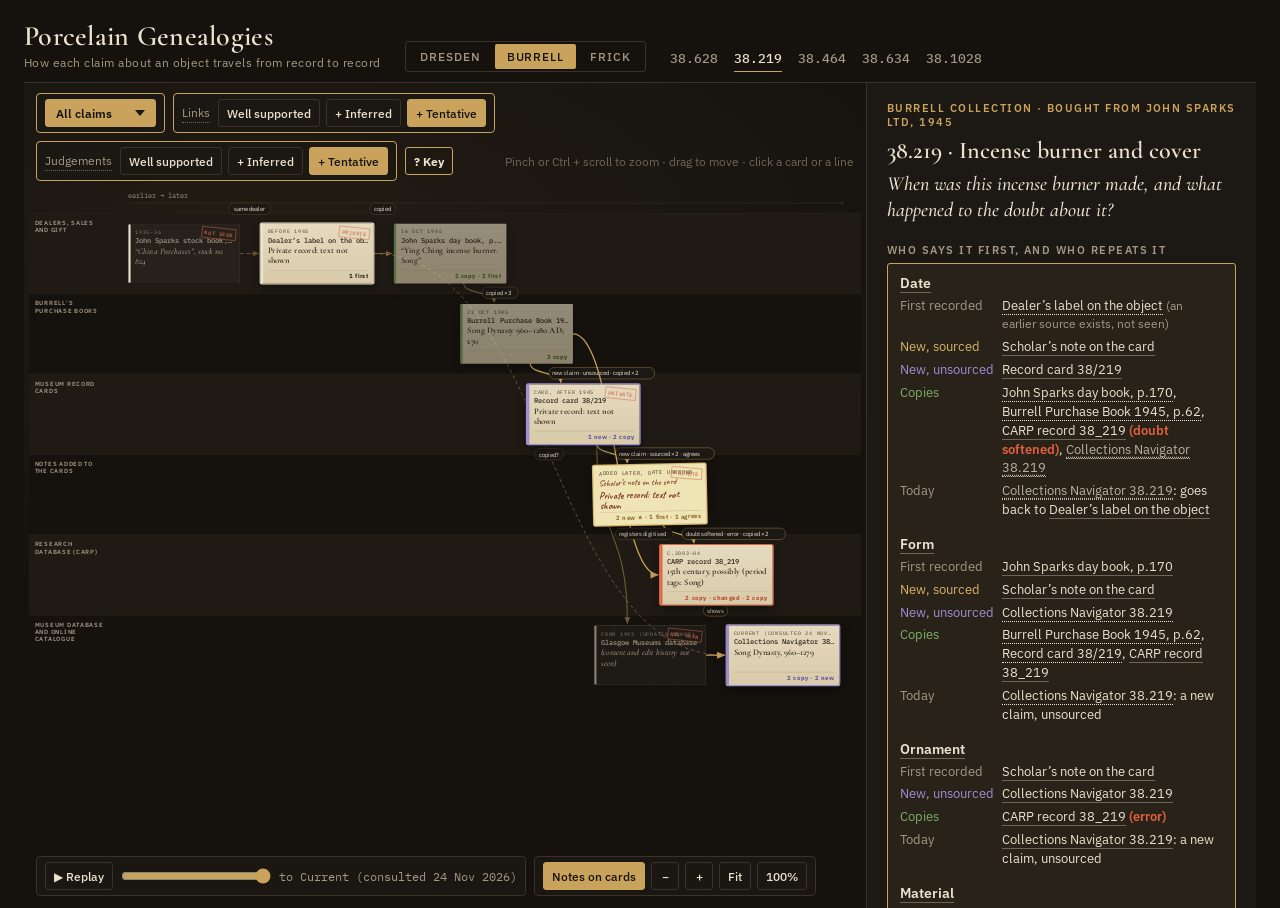
<file: genealogies/index.html>
<!doctype html><html lang="en"><head><meta charset="utf-8"><meta name="viewport" content="width=device-width,initial-scale=1,viewport-fit=cover"></head><body><meta charset="utf-8">
<title>Porcelain Genealogies</title>
<meta name="claude:viewport-fit-sides" content="cover">
<link rel="preconnect" href="https://fonts.googleapis.com">
<link rel="preconnect" href="https://fonts.gstatic.com" crossorigin>
<link rel="stylesheet" href="https://fonts.googleapis.com/css2?family=Cormorant+Garamond:ital,wght@0,500;0,600;1,500&family=IBM+Plex+Sans:wght@400;500;600&family=IBM+Plex+Mono:wght@400;500&family=Caveat:wght@500;600&display=swap">
<style>
/* layout: a dark storeroom table; each record is a paper card laid in time order (left to right) and by kind of record (top to bottom); a reading drawer on the right; a certainty track under the cards */
:root{
  color-scheme:dark;
  --ground:#15120e; --ground-2:#1c1813; --lane:#1f1a14; --rule:#3a3128; --rule-2:#2b241d;
  --ivory:#ebe2cf; --muted:#a39885; --faint:#6f6556;
  --paper:#e6dabf; --paper-2:#d9cba9; --paper-ink:#2b2219; --paper-muted:#6d5f4c;
  --slip:#efe4b4; --pencil:#7a2f1f;
  --brass:#c9a35c; --brass-dim:#8a7140;
  --flag:#d0674c; --flag-soft:rgba(208,103,76,.16);
  --c-err:#c0573f; --c-lost:#c9902f; --c-fix:#6f9e5c; --c-add:#9384c9; --c-same:#8b8070; --c-root:#ebe2cf;
  --display:"Cormorant Garamond","Iowan Old Style",Georgia,serif;
  --ui:"IBM Plex Sans",system-ui,-apple-system,"Segoe UI",sans-serif;
  --mono:"IBM Plex Mono",ui-monospace,Menlo,Consolas,monospace;
  --hand:"Caveat","Segoe Print","Bradley Hand",cursive;
}
html,body{height:100%}
body{background:var(--ground);color:var(--ivory);font:14px/1.5 var(--ui);overflow:hidden}
body::before{content:"";position:fixed;inset:0 0 auto;height:env(safe-area-inset-top,0px);z-index:10;background:var(--ground)}
a{color:var(--brass)}
button{font:inherit;color:inherit}
:focus-visible{outline:2px solid var(--brass);outline-offset:2px}
.app{height:100%;display:grid;grid-template-rows:auto 1fr;padding-left:max(16px,env(safe-area-inset-left,0px));padding-right:max(16px,env(safe-area-inset-right,0px))}
header{display:flex;flex-wrap:wrap;align-items:flex-end;gap:10px 24px;padding-block:14px 10px;border-bottom:1px solid var(--rule)}
.brand h1{margin:0;font:600 28px/1 var(--display);letter-spacing:.01em}
.brand p{margin:4px 0 0;color:var(--muted);font-size:12px;letter-spacing:.04em}
.coll{display:flex;gap:2px;border:1px solid var(--rule);border-radius:3px;padding:2px}
.coll button{background:none;border:0;padding:5px 12px;cursor:pointer;color:var(--muted);font:500 12px var(--ui);letter-spacing:.08em;text-transform:uppercase;border-radius:2px}
.coll button[aria-pressed=true]{background:var(--brass);color:var(--ground)}
.cases{display:flex;flex-wrap:wrap;gap:4px 16px;flex:1 1 420px;min-width:0}
.cases button{background:none;border:0;border-bottom:1px solid transparent;padding:4px 0;cursor:pointer;color:var(--muted);font:500 13px var(--mono);white-space:nowrap}
.cases button:hover{color:var(--ivory)}
.cases button[aria-pressed=true]{color:var(--ivory);border-bottom-color:var(--brass)}
main{position:relative;min-height:0;display:grid;grid-template-columns:minmax(0,1fr) 390px;gap:0}
.stage{position:relative;min-width:0;overflow:hidden;cursor:grab;touch-action:none;
  background:radial-gradient(1200px 600px at 30% 20%,rgba(201,163,92,.07),transparent 60%),var(--ground)}
.stage.drag{cursor:grabbing}
.stage svg#svg{position:absolute;inset:0;width:100%;height:100%}
.drawer{border-left:1px solid var(--rule);background:var(--ground-2);overflow-y:auto;padding:18px 20px 40px;min-width:0}
.tools{position:absolute;left:12px;bottom:calc(12px + env(safe-area-inset-bottom,0px));display:flex;flex-wrap:wrap;gap:8px;align-items:center;z-index:3;max-width:calc(100% - 24px)}
.panel{display:flex;align-items:center;gap:6px;background:rgba(28,24,19,.92);border:1px solid var(--rule);border-radius:4px;padding:5px 8px;backdrop-filter:blur(4px)}
.ibtn{background:none;border:1px solid var(--rule);border-radius:3px;min-width:28px;height:28px;padding:0 8px;cursor:pointer;color:var(--ivory);font:500 12px var(--ui)}
.ibtn:hover{border-color:var(--brass)}
.ibtn[aria-pressed=true]{background:var(--brass);color:var(--ground);border-color:var(--brass)}
#time{width:150px;accent-color:var(--brass)}
#tlab{font:12px var(--mono);color:var(--muted);min-width:96px}
.chip{display:inline-flex;align-items:center;gap:6px;background:none;border:1px solid transparent;border-radius:3px;padding:3px 7px;cursor:pointer;font:12px var(--ui);color:var(--ivory)}
.chip[aria-pressed=false]{opacity:.38;text-decoration:line-through}
.chip svg{position:static;width:26px;height:8px}
.topbar{position:absolute;left:12px;right:12px;top:10px;display:flex;flex-wrap:wrap;gap:8px;align-items:center;z-index:3}
.topbar .panel{border-color:var(--brass)}
.topbar .follow label{font-size:13px}
.hint{margin-left:auto;font:12px var(--ui);color:var(--faint);pointer-events:none}
/* svg text */
.lane-label{font:600 10.5px var(--ui);letter-spacing:.12em;text-transform:uppercase;fill:var(--muted)}
.col-label{font:12px var(--mono);fill:var(--muted)}
.e-lab{font:11px var(--ui);fill:var(--ivory);pointer-events:none}
.track-label{font:11px var(--ui);fill:var(--muted)}
.track-title{font:600 10.5px var(--ui);letter-spacing:.12em;text-transform:uppercase;fill:var(--ivory)}
.flag-lab{font:600 10.5px var(--ui);fill:var(--flag)}
.ehit{stroke:transparent;stroke-width:16;fill:none;cursor:pointer}
.edge{fill:none;transition:opacity .35s}
.elabg{cursor:pointer}
.dim{opacity:.16}
/* cards */
.card{box-sizing:border-box;width:100%;height:100%;cursor:pointer;position:relative;overflow:hidden;
  background:linear-gradient(180deg,var(--paper),var(--paper-2));color:var(--paper-ink);border-radius:2px;padding:7px 9px 6px 12px;
  box-shadow:0 1px 0 rgba(255,255,255,.25) inset,0 8px 18px rgba(0,0,0,.45);transition:transform .2s,box-shadow .2s,opacity .35s;display:flex;flex-direction:column;gap:2px}
.card::before{content:"";position:absolute;left:0;top:0;bottom:0;width:4px;background:var(--stripe,var(--c-same))}
.card:hover{transform:translateY(-2px);box-shadow:0 1px 0 rgba(255,255,255,.25) inset,0 14px 24px rgba(0,0,0,.55)}
.card.sel{outline:2px solid var(--brass);outline-offset:2px}
.card .yr{font:500 9.5px var(--mono);letter-spacing:.06em;text-transform:uppercase;color:var(--paper-muted);white-space:nowrap;overflow:hidden;text-overflow:ellipsis}
.card .nm{font:500 11.5px/1.25 var(--mono);white-space:nowrap;overflow:hidden;text-overflow:ellipsis}
.card .vl{font:600 15px/1.15 var(--display);display:-webkit-box;-webkit-line-clamp:2;-webkit-box-orient:vertical;overflow:hidden;flex:1}
.card .ft{font:500 10px var(--ui);color:var(--paper-muted);white-space:nowrap;overflow:hidden;text-overflow:ellipsis;border-top:1px solid rgba(43,34,25,.15);padding-top:2px}
.card.note .ft{border-top-color:rgba(122,47,31,.2)}
.meter{display:flex;gap:2px;align-items:center}
.meter i{display:block;width:6px;height:6px;border:1px solid var(--paper-muted);border-radius:50%}
.meter i.on{background:var(--paper-ink);border-color:var(--paper-ink)}
.meter.ev i{border-radius:0;transform:rotate(45deg) scale(.85)}
.meter.ev i.on{background:#8a6a2c;border-color:#8a6a2c}
.card.note{background:var(--slip);transform:rotate(-1.2deg);padding-left:10px}
.card.note:hover{transform:rotate(-1.2deg) translateY(-2px)}
.card.note::before{display:none}
.card.note .vl{font:600 18px/1 var(--hand);color:var(--pencil)}
.card.note .nm{font-family:var(--hand);font-size:15px;color:var(--pencil)}
.card.pending{background:rgba(235,226,207,.04);color:var(--muted);border:1px dashed var(--faint);box-shadow:none}
.card.pending .yr,.card.pending .ft{color:var(--faint)}
.card.pending .vl{font-weight:500;font-style:italic}
.ftag{position:absolute;right:6px;top:6px;font:600 9.5px var(--ui);letter-spacing:.04em;color:#fff;background:var(--flag);padding:1px 5px;border-radius:2px}
.stamp{position:absolute;right:6px;top:6px;font:600 9px var(--mono);letter-spacing:.14em;color:var(--flag);border:1px solid var(--flag);padding:1px 4px;transform:rotate(6deg);opacity:.85}
.hid{opacity:.05;pointer-events:none}
/* drawer */
.eyebrow{font:600 10.5px var(--ui);letter-spacing:.14em;text-transform:uppercase;color:var(--brass);margin:0 0 6px}
.drawer h2{font:600 24px/1.15 var(--display);margin:0 0 6px;text-wrap:balance}
.drawer h3{font:600 10.5px var(--ui);letter-spacing:.14em;text-transform:uppercase;color:var(--muted);margin:20px 0 6px}
.drawer p{margin:0 0 8px}
.q{font:italic 500 20px/1.3 var(--display);color:var(--ivory);margin:4px 0 14px}
.stats{display:grid;grid-template-columns:1fr 1fr;gap:12px 16px;margin:8px 0 4px}
.stats b{display:block;font:600 22px/1.1 var(--display);color:var(--brass);font-variant-numeric:tabular-nums}
.stats span{font-size:12px;color:var(--muted)}
.hyp{border-top:1px solid var(--rule-2);padding:8px 0}
.hyp p{margin:0}
.hyp small{display:block;color:var(--muted);font-size:12px;margin-top:2px}
.rec{font:13px/1.55 var(--mono);background:var(--paper);color:var(--paper-ink);padding:10px 12px;border-radius:2px;white-space:pre-wrap;overflow-wrap:anywhere}
.rec.note{background:var(--slip);font:600 19px/1.25 var(--hand);color:var(--pencil)}
.rec.en{background:transparent;color:var(--muted);border:1px solid var(--rule);font-family:var(--ui)}
.kv{display:grid;grid-template-columns:88px minmax(0,1fr);gap:4px 10px;font-size:13px}
.kv dt{color:var(--muted)}
.kv dd{margin:0}
.back{background:none;border:0;color:var(--brass);cursor:pointer;padding:0;margin:0 0 12px;font:500 12px var(--ui);letter-spacing:.06em}
.etype{display:flex;align-items:center;gap:8px;margin:2px 0 10px;font-size:12px;color:var(--muted)}
.cmp{display:grid;grid-template-columns:1fr;gap:8px}
.cmp .rec{font-size:12.5px}
.cmp .lbl{font:10.5px var(--ui);letter-spacing:.1em;text-transform:uppercase;color:var(--muted);margin-bottom:3px}
.w-same{background:rgba(111,158,92,.28)}
.w-var{background:rgba(201,144,47,.35)}
.w-mov{background:rgba(147,132,201,.3)}
.w-diff{background:rgba(192,87,63,.3);text-decoration:underline;text-decoration-color:rgba(192,87,63,.8)}
.dlegend{display:flex;flex-wrap:wrap;gap:4px 12px;font-size:11.5px;color:var(--muted);margin-top:6px}
.dlegend span i{display:inline-block;width:10px;height:10px;margin-right:4px;vertical-align:-1px}
.checks{list-style:none;padding:0;margin:0;font-size:13px}
.checks li{display:grid;grid-template-columns:18px 120px minmax(0,1fr);gap:6px;padding:5px 0;border-top:1px solid var(--rule-2)}
.checks .ok{color:var(--c-fix)} .checks .warn{color:var(--c-lost)} .checks .gap{color:var(--flag)}
.code{display:flex;gap:16px;font-size:12.5px;color:var(--muted)}
.code b{color:var(--ivory);font-weight:500}
.why{border-left:2px solid var(--brass);padding:4px 0 4px 12px;color:var(--ivory)}
.flagnote{border:1px solid var(--flag);background:var(--flag-soft);color:var(--ivory);padding:8px 10px;border-radius:3px;font-size:13px;margin:10px 0}
.srcline{font-size:12px;color:var(--faint)}
.srcline a{color:var(--muted)}
.links a{display:inline-block;margin-right:10px;font-size:13px}
ul.plain{padding-left:18px;margin:0;color:var(--muted);font-size:13px}
ul.plain li{margin-bottom:4px}
/* claims */
.card.off:not(.dim){opacity:.38}
.card.off .vl{font:italic 500 13px/1.25 var(--display);color:var(--paper-muted)}
.card .ctag{font:600 9px var(--ui);letter-spacing:.1em;text-transform:uppercase;color:#8a6a2c}
.crumbs #crumb{display:flex;align-items:center;gap:6px;font:600 13px var(--ui);color:var(--brass)}
.crumbs #crumb:empty{display:none}
.crumbs #allc[aria-pressed="true"]{background:var(--brass);color:#1c1813;border-color:var(--brass)}
a.flw{color:var(--brass);text-decoration:none;border-bottom:1px dotted var(--brass);cursor:pointer}
.follow{display:flex;align-items:center;gap:6px}
.follow label{white-space:nowrap;font-size:12px;color:var(--brass);font-weight:600;letter-spacing:.04em}
.follow select{background:var(--ground-2);color:var(--ivory);border:1px solid var(--brass);border-radius:3px;font:500 12.5px var(--ui);padding:3px 6px;cursor:pointer}
#olegend,.showo #olegend{display:none!important}
#keyp{position:absolute;top:64px;right:12px;width:min(460px,calc(100% - 24px));max-height:calc(100% - 140px);overflow:auto;z-index:5;padding:14px 16px;display:block;font-size:13px;line-height:1.5;color:var(--ivory)}
#keyp[hidden]{display:none}
#keyp h4{font:600 10.5px var(--ui);letter-spacing:.14em;text-transform:uppercase;color:var(--brass);margin:14px 0 6px}
#keyp h4:first-of-type{margin-top:0}
#keyp table{width:100%;border-collapse:collapse}
#keyp td{padding:3px 6px 3px 0;vertical-align:top;border-top:1px solid var(--rule-2)}
#keyp td:first-child{white-space:nowrap}
#keyp .sw{display:inline-block;width:12px;height:12px;border-radius:2px;margin-right:6px;vertical-align:-2px}
#keyp p{margin:0 0 6px;color:var(--muted)}
#keyb{font-weight:700}
.card .rt{font:700 10.5px var(--ui);letter-spacing:.03em;white-space:nowrap;margin-left:auto;padding-left:6px}
.card .ft{display:flex;align-items:baseline}
.vw{font-weight:700;border-style:dashed}
.vw[aria-pressed="true"]{border-style:solid}
.panel.off{opacity:.45}
.laylab{font-size:12px;color:var(--muted);margin-right:2px;cursor:help;border-bottom:1px dotted var(--faint)}
.card.dimj:not(.dim){opacity:.3}
.card .ft2{font:500 9.5px var(--ui);color:var(--paper-muted);white-space:nowrap;overflow:hidden;text-overflow:ellipsis;letter-spacing:.02em}
.card .ft2:empty{display:none}
.card .ft2 .rq{color:#a0561f;font-weight:700}
.hwd{color:#e0a35c;text-decoration:underline dotted;text-underline-offset:2px}
.card .hw{color:#a0561f;text-decoration:underline dotted;text-underline-offset:2px}

.card .ft>span:first-child{overflow:hidden;text-overflow:ellipsis}
.card.r-copy:not(.dim){opacity:.6}
.card.r-ind{box-shadow:0 0 0 2px #d9b36a,0 8px 18px rgba(0,0,0,.45)}
.card.r-own{box-shadow:0 0 0 2px #9d8fd6,0 8px 18px rgba(0,0,0,.45)}
.card.r-agree{box-shadow:0 0 0 2px #6fa3d8,0 8px 18px rgba(0,0,0,.45)}
.card.r-src{box-shadow:0 0 0 2px #ebe2cf,0 8px 18px rgba(0,0,0,.45)}
.card.r-alt{box-shadow:0 0 0 2px #e0603f,0 8px 18px rgba(0,0,0,.45)}
.card.r-unk{box-shadow:0 0 0 2px #ebe2cf,0 8px 18px rgba(0,0,0,.45)}
.verdict{border:1px solid var(--brass);border-radius:3px;padding:10px 12px;margin:6px 0 14px;background:rgba(201,163,92,.07)}
.vk{padding:6px 0;border-top:1px solid var(--rule-2)}
.vk:first-child{border-top:0;padding-top:0}
.vh{font:600 14px var(--ui);color:var(--ivory);margin-bottom:3px}
.vt{width:100%;border-collapse:collapse;font-size:13px;line-height:1.45}
.vt td{padding:2px 8px 2px 0;vertical-align:top}
.vt td:first-child{white-space:nowrap;color:var(--muted);width:1%}
.verdict a{text-decoration:none;border-bottom:1px solid rgba(235,226,207,.35)}
.verdict a.vu2,.verdict a.vu3{border-bottom:1px dotted var(--ivory)}
.verdict a.vu2x{text-decoration:underline dotted;text-underline-offset:3px}
.verdict a.vu3{text-decoration:underline dotted;text-underline-offset:3px;opacity:.75}
.vm{color:var(--muted);font-size:12px}
.verdict p{margin:0 0 8px;font-size:13.5px;line-height:1.5}
.verdict p:last-child{margin-bottom:0}
.verdict b{color:var(--ivory)}
.verdict .ind{color:#d9b36a;font-weight:600}
.verdict .cp{color:#b5ab9c}
.verdict .alt{color:#e0603f;font-weight:600}
.verdict a{color:var(--ivory)}
#legend{display:none!important}
.showo .ftag{display:none}
.osw{display:inline-flex;align-items:center;gap:4px;font-size:11.5px;color:var(--muted);margin-right:8px;white-space:nowrap}
.osw i{display:inline-block;width:14px;height:3px;border-radius:1px}
.ctab{width:100%;border-collapse:collapse;font-size:12.5px}
.ctab th{font:600 10px var(--ui);letter-spacing:.1em;text-transform:uppercase;color:var(--muted);text-align:left;padding:0 8px 4px 0}
.ctab td{border-top:1px solid var(--rule-2);padding:5px 8px 5px 0;vertical-align:top}
.ctab td:first-child{color:var(--muted);white-space:nowrap}
.ctab tr.on td{background:rgba(201,163,92,.1)}
.ctab q{quotes:"“" "”";font-style:italic}
.ctab small{display:block;color:var(--muted);font-size:11.5px;margin-top:2px}
.otag{display:inline-block;font:600 10px var(--ui);letter-spacing:.05em;text-transform:uppercase;padding:1px 5px;border:1px solid currentColor;border-radius:2px;white-space:nowrap}
.chg{border-top:1px solid var(--rule-2);padding:7px 0;font-size:13px}
.chg a{color:var(--ivory)}
.chg div{color:var(--muted);font-size:12.5px;margin-top:2px}
@media (max-width:860px){
  body{overflow:auto}
  .app{height:auto;min-height:100%}
  main{grid-template-columns:1fr}
  .stage{height:68vh}
  .drawer{border-left:0;border-top:1px solid var(--rule);padding-inline:0}
  .hint{display:none}
  .lay{padding:0 5px;font-size:11px}
  #legend{display:none}
  .tools{left:8px;bottom:8px}
  .tools .panel{padding:3px 6px}
  #time{width:90px}
}
@media (prefers-reduced-motion:reduce){*{transition:none!important;animation:none!important}}
select#ctype.ctsel{appearance:none;-webkit-appearance:none;background:var(--brass) url("data:image/svg+xml,%3Csvg xmlns=%27http://www.w3.org/2000/svg%27 width=%2710%27 height=%276%27%3E%3Cpath d=%27M0 0l5 6 5-6z%27 fill=%27%231b1915%27/%3E%3C/svg%3E") no-repeat right 10px center;color:var(--ground);border:1px solid var(--brass);border-radius:3px;height:28px;padding:0 30px 0 10px;font:600 12px var(--ui);cursor:pointer;max-width:260px}
select#ctype.ctsel:hover{filter:brightness(1.08)}
select#ctype.ctsel option,select#ctype.ctsel optgroup{background:var(--ground-2);color:var(--ivory)}
</style>

<div class="app">
<header>
  <div class="brand"><h1>Porcelain Genealogies</h1><p>How each claim about an object travels from record to record</p></div>
  <div class="coll" role="group" aria-label="Collection"><button data-c="dresden" aria-pressed="false">Dresden</button><button data-c="burrell" aria-pressed="true">Burrell</button><button data-c="frick" aria-pressed="false">Frick</button></div>
  <nav class="cases" id="cases" aria-label="Objects"></nav>
</header>
<main>
  <div class="stage" id="stage">
    <svg id="svg" role="img" aria-label="Genealogy of records"><g id="vp"></g></svg>
    <div class="topbar">
      <div class="panel follow crumbs"><button class="ibtn" id="allc" hidden>All claims</button><select id="ctype" class="ctsel" aria-label="Choose which claim to follow"></select><span id="crumb" hidden></span></div>
      <div class="panel lpanel" role="group" aria-label="How sure the links are"><span class="laylab" title="How sure it is that one record drew on the other. The line style shows this too.">Links</span><button class="ibtn lay" data-g="L" data-l="1">Well supported</button><button class="ibtn lay" data-g="L" data-l="2">+ Inferred</button><button class="ibtn lay" data-g="L" data-l="3">+ Tentative</button></div>
      <div class="panel lpanel" role="group" aria-label="How sure the judgements are"><span class="laylab" title="Once two records are linked: how sure the judgement about their claims is (copy, error, new claim). Click a line to see why.">Judgements</span><button class="ibtn lay" data-g="R" data-l="1">Well supported</button><button class="ibtn lay" data-g="R" data-l="2">+ Inferred</button><button class="ibtn lay" data-g="R" data-l="3">+ Tentative</button></div>
      <button class="ibtn panel" id="keyb" aria-expanded="false" title="What the colours, lines and labels mean">? Key</button>
      <div class="hint">Pinch or Ctrl + scroll to zoom · drag to move · click a card or a line</div>
    </div>
    <div class="panel" id="keyp" hidden role="dialog" aria-label="Key">
      <button class="ibtn" id="keyx" style="float:right" aria-label="Close key">✕</button>
      <h4>How to read</h4>
      <p>Start with all claims. Click a line to see whether two records are linked and what happened to each claim, with the words compared. Click a claim name to follow it through the whole genealogy.</p>
      <h4>Lines: is there a link?</h4>
      <table>
        <tr><td><svg width="34" height="8"><line x1="0" y1="4" x2="34" y2="4" stroke="#c9a35c" stroke-width="2.2"/></svg></td><td>link certain: documented that the later record drew on the earlier one, or details match that could only come from it</td></tr>
        <tr><td><svg width="34" height="8"><line x1="0" y1="4" x2="34" y2="4" stroke="#c9a35c" stroke-width="1.8" opacity=".5"/></svg></td><td>link likely: one strong trace, such as a shared error or the same unusual wording</td></tr>
        <tr><td><svg width="34" height="8"><line x1="0" y1="4" x2="34" y2="4" stroke="#c9a35c" stroke-width="1.6" opacity=".45" stroke-dasharray="6 5"/></svg></td><td>link uncertain: a weak trace only</td></tr>
      </table>
      <h4>Cards: where the claim comes from</h4>
      <table>
        <tr><td><span class="sw" style="background:#ebe2cf"></span>first recorded</td><td>the earliest record found with this claim</td></tr>
        <tr><td><span class="sw" style="background:#7fae6a"></span>copy</td><td>the claim was taken from an earlier record (faded card)</td></tr>
        <tr><td><span class="sw" style="background:#e0603f"></span>copy · error / firmer / softer</td><td>taken from an earlier record, but miscopied, or made to sound more or less certain</td></tr>
        <tr><td><span class="sw" style="background:#6fa3d8"></span>agrees</td><td>the same claim as an earlier record, with no sign that it was taken from it (no link, or the record gives its own grounds)</td></tr>
        <tr><td><span class="sw" style="background:#d9b36a"></span>new claim · sourced</td><td>a different claim that names its basis (an examination, a publication)</td></tr>
        <tr><td><span class="sw" style="background:#9d8fd6"></span>new claim · unsourced</td><td>a different claim with no basis named</td></tr>
      </table>
      <p style="margin-top:6px">With all claims shown, a card counts its claims by kind, e.g. “3 first” = three of its claims are first recorded here. On a line, “copied ×2” = two claims were copied at this step. The border takes the most notable kind (red, then purple, gold, blue, green, white).</p>
      <h4>Words on the lines</h4>
      <table>
        <tr><td style="color:#7fae6a">copied, copied?</td><td>taken over unchanged (? = through a record not seen)</td></tr>
        <tr><td style="color:#e0603f">more certain</td><td>a qualifier such as “possibly” was dropped</td></tr>
        <tr><td style="color:#d39a3a">doubt softened</td><td>a strong doubt became a mild one</td></tr>
        <tr><td style="color:#e27aa6">error</td><td>a slip in copying</td></tr>
        <tr><td style="color:#7d7366">dropped</td><td>the claim is left out</td></tr>
        <tr><td style="color:#ebe2cf">added</td><td>the claim appears for the first time</td></tr>
      </table>
      <p style="margin-top:6px">Where the evidence fits two outcomes, both are shown, e.g. “error / new claim · unsourced”.</p>
      <h4>Buttons</h4>
      <p><b>Links</b> show or hide lines by how sure the link is. <b>Judgements</b> show or hide what is said about the claims (copy, error, new claim) by how sure that judgement is. “Well supported”: the wording settles it. “Inferred”: likely. “Tentative”: the evidence fits more than one reading.</p>
      <h4>Other marks</h4>
      <p>Dashed card with NOT SEEN: known only from a citation. PRIVATE: from a privately shared copy; wording withheld. Red tag “▲ more certain”: a claim became more certain at this step with no new grounds. Faded card: its judgements are hidden by the buttons, or it is outside the selected line of records. The record’s own caution (“possibly”, “?”, “c.”) is shown when you open a card.</p>
    </div>
    <div class="tools">
      <div class="panel" id="olegend" aria-label="What happened to the claim"></div>
      <div class="panel"><button class="ibtn" id="play" aria-label="Replay in time order">▶ Replay</button><input type="range" id="time" min="0" max="1" value="1" aria-label="Show records up to"><span id="tlab"></span></div>
      <div class="panel" id="legend" aria-label="Kinds of link"></div>
      <div class="panel"><button class="ibtn" id="notes" aria-pressed="true">Notes on cards</button><button class="ibtn" id="zout" aria-label="Zoom out">−</button><button class="ibtn" id="zin" aria-label="Zoom in">+</button><button class="ibtn" id="zfit">Fit</button><button class="ibtn" id="z100">100%</button></div>
    </div>
  </div>
  <aside class="drawer" id="drawer" aria-live="polite"></aside>
</main>
</div>

<script>
const COLLS={"dresden":{"name":"Dresden","lanes":["Inventories","Movement, gift and old labels","Publications and research","Museum records and online catalogues","Companion piece (Royal Collection)","Related object"],"cases":[{"key":"po5024","recs":[{"l":"Dresden (SKD)","u":"https://doi.org/10.58749/skd.ps.2024.rpc.c1.118940"}],"hyps":[["The 1721 categories describe decoration (e.g. iron red and gold), not place of origin.","Collecting-history literature on the Japanese Palace; compare categories with modern attributions across all 2,015 linked objects."],["Sakuraba 2023 reached its Japanese attribution independently of earlier SKD records.","Read the catalogue entry and its references."],["By 1919 the collection’s own staff already classed this type as Japanese (Zimmermann’s information behind the Lepke catalogue).","Zimmermann’s publications and the museum’s catalogues before 1919; the sale’s consignment list."]],"title":"PO 5024 · Hexagonal covered jar","sub":"Dresden · listed as Red Chinese porcelain in 1721","question":"Where was this covered jar made?","stats":[["4","times the claim appears"],["2","new lines in the genealogy (the 1721 inventory; Sakuraba 2023); the basis of neither is checked yet"],["0","changes to the category in 1779 (copied unchanged)"],["1919","earliest Japanese attribution found so far, for a matching set sold from the collection (Lepke lot 504); for this jar itself, Sakuraba 2023"]],"nodes":[{"id":"a1","t":1721,"lane":0,"yr":"1721","name":"Palace inventory N. 11","val":"China (Red Chinese)","chg":"root","src":true,"real":"Real","text":"Under “N. 5. Roth-chinesisch Porcelain, Cap. I. An Aufsäzen”: “N. 11. 2 Aufsäze, jeder bestehende aus 5 Stk., als: 3 sechseckigten Töpfen, deren jeder 2 Schilder in Form zweyer Hertzen hat … 6¼ Z. hoch …” (inventory p. 314)","rel":"Earliest record. Cites no earlier source.","ev":"Inventory text; the object still carries the painted palace number “N 11 [Arrow]”, and the arrow is the mark of the Red Chinese category.","note":"The 1721 categories may have been based on decoration (iron red and gold), not on a judgement about origin.","cert":3,"evid":0,"kind":"record","claims":[{"k":"Place","v":"Red Chinese porcelain (category)","c":3,"s":null},{"k":"Form","v":"garniture: 3 hexagonal jars, each with 2 heart-shaped panels","c":3,"s":"set"},{"k":"Size","v":"6¼ in. high","c":3,"s":null}],"url":"https://doi.org/10.58749/skd.ps.2024.rpc.c1.118940","urll":"Inventory text in the SKD record"},{"id":"a2","t":1779,"lane":0,"yr":"1779","name":"Palace inventory vol. 4 No. 11","val":"China (Red Chinese)","chg":"add","real":"Real","text":"Vol. 4 “Chinese porcelain”, c) Red Chinese, a) Garnitures: “Zwey detto Aufsäze, ieder bestehet aus 3 6eckigten Töpfen mit 2 Schildern in Form zweyer Herzen gemahlt … 6½ Z. hoch … 1 Bouteille schadhaft und 2 Deckel fehlen … No. 11.” (fol. 96r)","rel":"Copied from 1721 N. 11.","ev":"Same number; almost identical wording; the museum links both entries to the same objects.","note":"Category copied unchanged. Height changed (6¼ → 6½); new note that one bottle is damaged and two covers are missing.","cert":3,"evid":1,"kind":"record","claims":[{"k":"Place","v":"Red Chinese porcelain (category)","c":3,"s":null},{"k":"Form","v":"garniture: 3 hexagonal jars with 2 heart-shaped panels","c":3,"s":"set"},{"k":"Size","v":"6½ in. high","c":3,"s":null},{"k":"Condition","v":"1 bottle damaged, 2 covers missing","c":3,"s":null}],"url":"https://doi.org/10.58749/skd.ps.2024.rpc.c1.118940","urll":"Inventory text in the SKD record"},{"id":"a3","pending":true,"t":2023,"lane":2,"yr":"2023","name":"Sakuraba 2023, cat. 1012","val":"Japan (export porcelain)","chg":"fix","src":true,"real":"To be verified (book not consulted)","text":"Sakuraba, Miki, ed. The Porcelain Collection of Augustus the Strong. Early 18th Century Japanese Export Porcelain and Images of Japan in His “Japanese Palace”. Chiba, 2023, cat. 1012.","rel":"Modern scholarship; its grounds have not yet been read.","ev":"The SKD platform lists this book as the object’s publication history; the title shows it catalogues Japanese export porcelain.","note":"Correction. Treated as independent for now, but what the book says, on what grounds, and whether it follows an earlier museum attribution can only be settled by reading it.","kind":"pending","url":"https://doi.org/10.58749/skd.ps.2024.rpc.c1.118940","urll":"Cited in the SKD record"},{"id":"a4","url":"https://doi.org/10.58749/skd.ps.2024.rpc.c1.118940","t":2024,"lane":3,"yr":"2024","name":"SKD platform catalogue (F. Suchomel)","val":"Japan, Arita, Akae-machi, 1700–1720","chg":"add","real":"Real","text":"Covered jar · Japan, Arita · kiln: Akae-machi · 1700–1720 · Imari kinrande · “The ten pieces PO 5024–PO 5033 formed a set.” Publication history: Sakuraba (2023), cat. 1012.","rel":"Cites Sakuraba 2023 and quotes both the 1721 and the 1779 inventory entries in full.","ev":"The publicationHistory and bibliography fields of the record.","note":"Adds the kiln (Akae-machi) and a date range. Whether these details come from Sakuraba needs checking against the book.","cert":3,"evid":1,"kind":"record","claims":[{"k":"Place","v":"Japan, Arita, kiln Akae-machi","c":3,"s":null},{"k":"Date","v":"1700–1720","c":3,"s":null},{"k":"Form","v":"covered jar; PO 5024–5033 formed a set","c":3,"s":"set"},{"k":"Ornament","v":"Imari kinrande","c":3,"s":null}],"grounds":true},{"id":"lp504","t":1919,"lane":5,"yr":"7–8 Oct 1919","name":"Lepke sale, Berlin, lot 504 (matching set)","val":"Japanese porcelain; set of five small vases","chg":"fix","real":"Real","text":"Rudolph Lepke’s Kunst-Auctions-Haus, catalogue 1835, “Porzellane und Waffen aus den Kgl. Sächsischen Sammlungen in Dresden”, sale of 7–8 October 1919. Under “Japanisches Porzellan · Blau-Rot-Golden”: “504. Satz von fünf kleinen Vasen mit je zwei herzförmigen Aussparungen. H. der Deckelvasen cirka 13 cm. Abbildung Tafel 39.” The lot gives no collection number.","rel":"A matching set from the same collection, sold in 1919. Not this jar: PO 5024–5033, the two sets of 1721 N. 11, stayed in Dresden.","ev":"Same form (a set of five: three covered jars and two vases, each with two heart-shaped panels) and the same blue, red and gold palette, as plate 39 shows. Because the lot gives no collection number, the palace entry it came from is not known.","note":"The earliest record found so far that calls this type Japanese, a century before Sakuraba 2023. The catalogue preface says the porcelain entries were written by W. von Seidlitz using Ernst Zimmermann’s information on dates and makers, and that the old collection numbers engraved on the pieces are given as proof of their Dresden origin.","cert":2,"evid":1,"kind":"record","claims":[{"k":"Place","v":"Japanese porcelain (sale section)","c":3,"s":null},{"k":"Form","v":"set of five small vases, each with two heart-shaped panels","c":3,"s":"set"}],"url":"https://doi.org/10.11588/diglit.17989","urll":"Open the Lepke catalogue (Heidelberg)"}],"edges":[{"edge":"copy","elab":"copied","conf":"medium","basis":"same palace number; near-identical wording; the museum links both entries to the same objects","from":"a1","to":"a2","co":{"Size":{"o":"error|changed","n":"6¼ → 6½ in.: a slip in copying or a new measurement; the records do not say which","lv":3}},"why":"That the two entries describe the same objects is certain: same palace number, and the museum links both to the objects. That the 1779 compilers worked from the 1721 text is likely but not proven: the wording is nearly the same, yet the palace number is painted on the object itself, so the 1779 entry could also have been written again from the object."},{"edge":"cite","elab":"cites","doc":true,"basis":"the SKD record names Sakuraba 2023, cat. 1012","from":"a3","to":"a4"},{"edge":"cite","elab":"quotes inventory","tagOnly":true,"from":"a1","to":"a4"},{"edge":"infer","elab":"a matching set","conf":"low","basis":"same form and palette as 1721 N. 11 (Lepke plate 39); the lot gives no collection number","from":"a2","to":"lp504"}]},{"key":"va","recs":[{"l":"Dresden (SKD)","u":"https://doi.org/10.58749/skd.ps.2024.rpc.c1.4561337"},{"l":"V&A","u":"https://collections.vam.ac.uk/item/O493645/"},{"l":"Royal Collection","u":"https://www.rct.uk/collection/search#/14/collection/58924/bowl"}],"hyps":[["The bowl/dish disagreement goes back to the 1779 entry dropping “oder Näpfe”.","Wording of the 1860 V&A register; earlier V&A catalogues."],["The V&A bowl and the Royal Collection bowl left Dresden by the same route.","1866 Windsor Castle inventory; V&A register; Dresden sale records of the 19th century."],["The V&A online date (1690–1720) and the Royal Collection date share a source.","Royal Collection catalogue vol. II; date history of the V&A record."]],"title":"V&A 7330-1860 · Bowl (or dish)","sub":"Red Chinese porcelain in 1721 · V&A since 1860","question":"Where and when was it made, and is it a bowl or a dish?","stats":[["3","different date ranges (two at the V&A, one at SKD)"],["2","names for the shape (bowl / dish)"],["1779","the step where “or bowls” was dropped"],["1860","left Dresden and entered the V&A (route unknown)"]],"nodes":[{"id":"b1","t":1721,"lane":0,"yr":"1721","name":"Palace inventory N. 13","val":"China; dishes or bowls","chg":"root","src":true,"real":"Real","raw":"N. 13. 6 Stk. runde Schaalen oder Näpfe mit überschlagenen, gerippten und verguldten Randen und erhabenen verguldeten Blumen, 3½ Z. tief und 11 Z. indiam. Einer davon hat einen kleinen Riz.","en":"N. 13. 6 round dishes or bowls with everted, ribbed rims in gilt as well as moulded and gilded flowers, 3½ in. deep and 11 in. in diam. One has a small crack.","text":"Red Chinese, Cap. III: “N. 13. 6 Stk. runde Schaalen oder Näpfe mit überschlagenen, gerippten und verguldten Randen und erhabenen verguldeten Blumen, 3½ Z. tief und 11 Z. indiam. Einer davon hat einen kleinen Riz.” (p. 323)","rel":"Earliest record.","ev":"Inventory text; the palace number “N 13 [Arrow]” on the object.","note":"The clerk wrote “Schaalen oder Näpfe” (dishes or bowls): he left the shape open.","cert":2,"evid":0,"kind":"record","claims":[{"k":"Place","v":"Red Chinese porcelain (category)","c":3,"s":"set"},{"k":"Form","v":"round dishes or bowls","c":2,"s":"set"},{"k":"Ornament","v":"everted, ribbed, gilt rims; raised gilt flowers","c":3,"s":null},{"k":"Size","v":"3½ in. deep, 11 in. diam.","c":3,"s":null},{"k":"Condition","v":"one has a small crack","c":3,"s":null}],"url":"https://doi.org/10.58749/skd.ps.2024.rpc.c1.4561337","urll":"Inventory text in the SKD record"},{"id":"b2","t":1779,"lane":0,"yr":"1779","name":"Palace inventory vol. 4 No. 13","val":"China; dishes","chg":"lost","raw":"Sechs runde Schaalen mit überschlagenen, gerippten und vergoldten Rändern, auch dergl. erhabenen Blumen, 3½ Z. tief, 11 Z. in diam. 1 Stk. hat einen Riß. No. 13.","en":"Six round dishes with everted ribbed rims in gilt as well as like moulded flowers, 3½ in. deep, 11 in. in diam. 1 has a crack. No. 13.","real":"Real","text":"“Sechs runde Schaalen mit überschlagenen, gerippten und vergoldten Rändern, auch dergl. erhabenen Blumen, 3½ Z. tief, 11 Z. in diam. 1 Stk. hat einen Riß. No. 13.” (fol. 106r)","rel":"Copied from 1721 N. 13.","ev":"Same number, count, measurements and note of a crack.","note":"Option dropped: “oder Näpfe” (or bowls) was not copied; only “Schaalen” remains, a word that can mean a dish or a shallow bowl. The bowl/dish disagreement between museums today may go back to this ambiguity, but there is no direct evidence yet.","cert":3,"evid":1,"kind":"record","claims":[{"k":"Place","v":"Red Chinese porcelain (category)","c":3,"s":"set"},{"k":"Form","v":"round dishes","c":3,"s":"set"},{"k":"Ornament","v":"everted ribbed gilt rims; raised flowers","c":3,"s":null},{"k":"Size","v":"3½ in. deep, 11 in. diam.","c":3,"s":null},{"k":"Condition","v":"1 has a crack","c":3,"s":null}],"url":"https://doi.org/10.58749/skd.ps.2024.rpc.c1.4561337","urll":"Inventory text in the SKD record"},{"id":"b3","pending":true,"t":1860,"lane":1,"yr":"1860","name":"Given to the V&A by Queen Victoria","val":"(register entry not seen)","chg":"same","real":"To be verified","text":"“Given by H. M. Queen Victoria, accessioned in 1860 … This dish was once in the collection of the Porcelain Palace in Dresden.” (V&A online record, based on the Asia Department registers, 2022 provenance research project)","rel":"The object left Dresden after 1779 and entered the V&A in 1860.","ev":"V&A registers; Dresden sold some pieces in the 19th century.","note":"How it reached the British royal family is unknown. This is a gap in the genealogy.","kind":"pending","url":"https://collections.vam.ac.uk/item/O493645/","urll":"Credit line in the V&A record"},{"id":"b4","t":2005,"lane":3,"yr":"2005","name":"V&A gallery label","raw":"Bowl · Porcelain decorated in underglaze blue, overglaze enamels and gilt · Arita ware (Imari type) · JAPANESE; c.1700-1750 · 7330-1860 · Given by Queen Victoria · This bowl was once in the collection of the Porcelain Palace in Dresden.","val":"Japan, Arita (Imari type), c.1700–1750; bowl","chg":"fix","real":"Real","text":"“Bowl · Porcelain decorated in underglaze blue, overglaze enamels and gilt · Arita ware (Imari type) · JAPANESE; c.1700–1750 · Given by Queen Victoria · This bowl was once in the collection of the Porcelain Palace in Dresden.”","rel":"Attributes the bowl to Japan; the label gives no grounds.","ev":"The 2005 label text kept in the V&A record.","note":"This is the earliest V&A “Japanese” attribution found so far. The 1860 register has not been seen, so the correction cannot be dated to 2005.","cert":2,"evid":0,"kind":"record","claims":[{"k":"Place","v":"Japanese; Arita ware (Imari type)","c":3,"s":null},{"k":"Date","v":"c.1700–1750","c":2,"s":null},{"k":"Form","v":"bowl","c":3,"s":null},{"k":"Material","v":"underglaze blue, overglaze enamels and gilt","c":3,"s":null},{"k":"Provenance","v":"once in the Porcelain Palace, Dresden; given by Queen Victoria","c":3,"s":null}],"url":"https://collections.vam.ac.uk/item/O493645/","urll":"Label text in the V&A record"},{"id":"b5","t":2009,"lane":3,"yr":"2009 created","raw":"Dish · 1690-1720 (made) · Place of origin: Arita · Dish, porcelain painted in underglaze blue, iron-red enamel and gilt; Japan, Arita kilns (Imari type), Edo period, 1690-1720 · 7330-1860 · Given by H. M. Queen Victoria, accessioned in 1860. This dish was once in the collection of the Porcelain Palace in Dresden.","name":"V&A online record (one record, three versions)","val":"Japan, Arita, 1690–1720; dish","versions":[{"t":2009,"label":"2009 created: content not seen"},{"t":2022,"label":"Jan 2022 capture: 1690–1720; dish"},{"t":2026,"label":"2026: same, plus acquisition note"}],"chg":"add","real":"Real","text":"Object type: Dish · 1690–1720 (made) · Place of origin: Arita · Brief description: “Dish, porcelain painted in underglaze blue, iron-red enamel and gilt; Japan, Arita kilns (Imari type), Edo period, 1690–1720” · Record created: June 25, 2009. (Internet Archive capture of 13 January 2022; consulted again through the V&A public API in 2026 with the same date, shape and origin.)","rel":"Three versions of one record, not three sources. What it said when created in 2009 is unknown; the date “1690–1720” is first attested in the January 2022 capture.","ev":"Internet Archive capture of January 2022; V&A public API in 2026. The two differ only in the acquisition field: after the 2022 provenance project the note “Given by Queen Victoria in 1860” was added.","note":"Date 1690–1720 and shape “dish”, with no grounds given. The date matches exactly the companion bowl in the Royal Collection; a shared source is possible and needs checking.","cert":3,"evid":0,"kind":"record","claims":[{"k":"Place","v":"Japan, Arita kilns (Imari type)","c":3,"s":null},{"k":"Date","v":"Edo period, 1690–1720","c":3,"s":null},{"k":"Form","v":"dish","c":3,"s":null},{"k":"Material","v":"underglaze blue, iron-red enamel and gilt","c":3,"s":null},{"k":"Provenance","v":"once in the Porcelain Palace, Dresden; given by Queen Victoria, 1860","c":3,"s":null}],"url":"https://collections.vam.ac.uk/item/O493645/","urll":"Open the V&A record"},{"id":"r1","pending":true,"t":1866,"lane":4,"yr":"1866","name":"Windsor Castle inventory (companion)","val":"(inventory entry not seen)","chg":"same","real":"To be verified","text":"Provenance field of Royal Collection RCIN 58924: “Listed in the ‘1866’ Windsor Castle Inventory, pp. 432–3, no. 770, Room 240.”","rel":"Another of the six bowls of 1721 N. 13, in the British royal collection by the 19th century.","ev":"The Royal Collection online record quotes the 1721 inventory entry and cites the 1866 Windsor Castle inventory.","note":"At least two bowls of the set reached the British royal family in the 19th century; the V&A bowl, given by Queen Victoria in 1860, probably came the same way. The route is still unknown.","kind":"pending","url":"https://www.rct.uk/collection/search#/14/collection/58924/bowl","urll":"Cited in the Royal Collection record"},{"id":"r2","t":2022,"approx":true,"lane":4,"yr":"Current (consulted 2026)","name":"Royal Collection RCIN 58924","val":"Japan, 1690–1720; bowl","chg":"fix","src":true,"real":"Real (cited catalogue not consulted)","text":"“JAPAN · Bowl 1690–1720 · Porcelain with moulded relief design painted in underglaze blue, enamel colours and gilt.” Text adapted from Chinese and Japanese Works of Art in the Collection of Her Majesty The Queen, vol. II.","rel":"Current record of the companion bowl; it names the source of its text (the Royal Collection catalogue).","ev":"Royal Collection online record RCIN 58924.","note":"Names its source, which can be followed up. Same date range as the current V&A record.","cert":3,"evid":1,"kind":"record","claims":[{"k":"Place","v":"Japan","c":3,"s":null},{"k":"Date","v":"1690–1720","c":3,"s":null},{"k":"Form","v":"bowl","c":3,"s":null},{"k":"Material","v":"moulded relief, underglaze blue, enamel colours and gilt","c":3,"s":null}],"url":"https://www.rct.uk/collection/search#/14/collection/58924/bowl","urll":"Open the Royal Collection record","grounds":true},{"id":"b6","raw":"Bowl · Victoria and Albert Museum · 7330-1860 · Palace number N 13 [Arrow] · 1700–1730 · porcelain · h. 8,9 cm, diam. 26,7 cm · Japan, Arita · Link: Victoria and Albert Museum (Accessed 12.01.24)","url":"https://doi.org/10.58749/skd.ps.2024.rpc.c1.4561337","t":2024,"lane":3,"yr":"2024","name":"SKD platform (object held elsewhere)","val":"Japan, Arita, 1700–1730; bowl","chg":"add","real":"Real","text":"Bowl · Japan, Arita · 1700–1730 · Source: “Online Collection; collections.vam.ac.uk/item/O493645”.","rel":"Gives the V&A online record as its source, yet differs from it in date and shape.","ev":"The publicationHistory field of the record.","note":"Cites the V&A but gives a third date range (1700–1730) and calls it a bowl again. The V&A had 1690–1720 in both 2022 and 2026, so SKD most likely saw 1690–1720 when it linked the record in 2024 (there is no 2024 capture). The range 1700–1730 therefore appears to be SKD’s own, with no grounds given.","cert":3,"evid":1,"kind":"record","claims":[{"k":"Place","v":"Japan, Arita","c":3,"s":null},{"k":"Date","v":"1700–1730","c":3,"s":null},{"k":"Form","v":"bowl","c":3,"s":null},{"k":"Size","v":"h. 8.9 cm, diam. 26.7 cm","c":3,"s":null}],"grounds":true}],"edges":[{"edge":"copy","elab":"copied","conf":"medium","why":"That the two entries describe the same objects is certain: same palace number, and the museum links both to the objects. That the 1779 compilers worked from the 1721 text is likely but not proven: the wording is nearly the same, yet the palace number is painted on the object itself, so the 1779 entry could also have been written again from the object.","basis":"same number, count, measurements and note of a crack; museum object match","method":"Linked by hand from the documentary evidence below. Text matching was run afterwards as a check.","checks":[["ok","Palace number","N. 13 (1721) and No. 13 (1779)"],["ok","Count","“6 Stk.” and “Sechs”"],["ok","Measurements","3½ in. deep, 11 in. in diam. in both"],["ok","Condition note","“one has a small crack” and “1 has a crack”"],["ok","Museum link","SKD links both entries to V&A 7330-1860"],["warn","Text match, wording only","picked the wrong 1721 entry (Kraak No. 2); margin over second best 0.001"],["ok","Text match, wording + category + measurements","picked 1721 Red Chinese N. 13; score 0.857, margin 0.282"]],"from":"b1","to":"b2","co":{"Form":{"o":"more certain","n":"“oder Näpfe” (or bowls) dropped"},"Ornament":{"o":"copied","n":""},"Condition":{"o":"copied","n":""}}},{"edge":"infer","elab":"left Dresden","doc":true,"why":"The V&A record says the object was once in the Dresden palace; how and when it reached London is not recorded.","basis":"the V&A record states the dish was once in the Dresden palace collection; the route is not recorded","method":"Documented in both museums’ records; the route between them is a gap.","checks":[["ok","V&A record","“once in the collection of the Porcelain Palace in Dresden”"],["ok","SKD record","palace number N 13 [Arrow]; acquisition: 1860 given by Queen Victoria (Inv. no. 7330-1860)"],["gap","Route","how and when it left Dresden is not recorded"]],"from":"b2","to":"b3"},{"edge":"infer","elab":"same museum","doc":true,"why":"Same object (7330-1860). The 2005 label is the earliest V&A record found that calls it Japanese, and it gives no grounds.","basis":"same object, same accession number 7330-1860","method":"Documented: same object and accession number.","checks":[["ok","Accession number","7330-1860 on the label"],["ok","Provenance line","“Given by Queen Victoria … once in the collection of the Porcelain Palace in Dresden”"]],"from":"b3","to":"b4"},{"edge":"infer","elab":"same museum","doc":true,"why":"Same object. The online record keeps the 2005 label, yet changes “bowl, c.1700–1750” to “dish, 1690–1720” without giving a reason.","basis":"same object and accession number; the online record keeps the 2005 label text","method":"Documented: the online record contains the 2005 label.","checks":[["ok","Accession number","7330-1860"],["ok","Label text","kept in the online record as “Gallery label (As at 2005)”"],["warn","Claims","label: bowl, c.1700–1750 · online: dish, 1690–1720; no reason given for the change"]],"from":"b4","to":"b5"},{"edge":"infer","elab":"another of the set","doc":true,"basis":"the Royal Collection record quotes 1721 N. 13 as its provenance","from":"b2","to":"r1"},{"edge":"infer","elab":"same collection","doc":true,"basis":"the Royal Collection record cites the 1866 Windsor inventory","from":"r1","to":"r2"},{"edge":"cite","elab":"cites","doc":true,"why":"SKD cites the V&A online record as its source, yet gives a third date range (1700–1730) and calls the object a bowl again.","basis":"the SKD record links collections.vam.ac.uk/item/O493645","method":"Documented: explicit citation.","checks":[["ok","Link field","Victoria and Albert Museum (accessed 12.01.24)"],["ok","Dimensions","h. 8.9 cm, diam. 26.7 cm in both"],["warn","Claims","V&A: dish, 1690–1720 · SKD: bowl, 1700–1730; SKD gives no reason for the difference"]],"from":"b5","to":"b6"},{"edge":"cite","elab":"quotes inventory","tagOnly":true,"from":"b1","to":"b6"}]},{"key":"bm","recs":[{"l":"Dresden (SKD)","u":"https://doi.org/10.58749/skd.ps.2024.rpc.c1.4561131"},{"l":"British Museum","u":"https://www.britishmuseum.org/collection/object/A_1924-0215-2"}],"hyps":[["“1694–1705” on the label gives Augustus’s reign, not the years of collecting.","Context of the label; collecting-history literature on Augustus the Strong."],["The change from red to gold dragons in 1779 is a misreading, not a description of a different plate.","The plate itself or a high-resolution photograph."]],"title":"British Museum 1924,0215.2 · Plate","sub":"Kraak porcelain in 1721 · donated 1924","question":"What is this plate, where did it come from, and whose claims hold?","stats":[["1","attribution with a stated basis (Takashima 2017, from spur marks and the footring mark)"],["red → gold","description changed when copied in 1779"],["1694–1705","date range carried from an old label into the curator’s comment, with its meaning changed"],["2","descriptions of the number mark (ink / incised and blackened)"]],"nodes":[{"id":"c1","t":1721,"lane":0,"yr":"1721","name":"Palace inventory N. 22","val":"Kraak; red dragons","chg":"root","src":true,"real":"Real","text":"N. 2. Krack-Porcelain, Cap. IV: “N. 22. 1 Schaale, darauf 2 rothe Drachen gemahlet sind, mit einem überschlagenen Rande, 1½ Z. tief, 9 Z. indiam.” (p. 169)","rel":"Earliest record.","ev":"Inventory text; the palace number “N 22 [Square]” on the base.","note":"Describes “two red dragons”.","cert":3,"evid":0,"kind":"record","claims":[{"k":"Place","v":"Kraak porcelain (category)","c":3,"s":null},{"k":"Form","v":"dish with everted rim","c":3,"s":null},{"k":"Ornament","v":"two red dragons","c":3,"s":null},{"k":"Size","v":"1½ in. deep, 9 in. diam.","c":3,"s":null}],"url":"https://doi.org/10.58749/skd.ps.2024.rpc.c1.4561131","urll":"Inventory text in the SKD record"},{"id":"c2","t":1779,"lane":0,"yr":"1779","name":"Palace inventory vol. 5 No. 22","val":"Old Indian; gold dragons","chg":"add","real":"Real","text":"Vol. 5, b) Old Indian porcelain, c) Tableware: “Ein detto, darauf zwey goldne Trachen gemahlt, mit einen überschlagenen Rande, 1½ Z. tief, 9 Z. in diam. No. 22.” (fol. 171r)","rel":"Copied from 1721 N. 22.","ev":"Same number, measurements and “everted rim”; the museum links both entries to the object.","note":"The category name changes from “Kraak” to “Old Indian”, and the dragons from red to gold. Whether this is a misreading, a correction or a copying error needs the object.","cert":3,"evid":1,"kind":"record","claims":[{"k":"Place","v":"Old Indian porcelain (category)","c":3,"s":null},{"k":"Form","v":"dish with everted rim","c":3,"s":null},{"k":"Ornament","v":"two gold dragons","c":3,"s":null},{"k":"Size","v":"1½ in. deep, 9 in. diam.","c":3,"s":null}],"url":"https://doi.org/10.58749/skd.ps.2024.rpc.c1.4561131","urll":"Inventory text in the SKD record"},{"id":"c3","t":1915,"approx":true,"lane":1,"yr":"Before 1924 (date unknown)","name":"Old label on the plate","val":"Nabeshima; Augustus collection (1694–1705)","chg":"err","src":true,"real":"Real","text":"“Rare. Nabeshima (Hizen) from the collection of King Augustus the Strong of Saxony and Poland (1694-1705). Nabeshima was not sold, only presented by the Prince. Started in 1600.”","rel":"A label of unknown author and date.","ev":"The inscription field of the British Museum record.","note":"Introduces the attribution “Nabeshima”, which the museum’s later records do not repeat. “1694–1705” roughly matches Augustus’s reign (Elector of Saxony from 1694; first reign as King of Poland 1697–1706), so it may give his reign, not the years of collecting.","cert":3,"evid":0,"kind":"record","claims":[{"k":"Place","v":"Nabeshima (Hizen)","c":3,"s":null},{"k":"Provenance","v":"collection of Augustus the Strong (1694–1705)","c":3,"s":null}],"url":"https://www.britishmuseum.org/collection/object/A_1924-0215-2","urll":"Inscription field of the British Museum record"},{"id":"c4","t":1924,"lane":1,"yr":"1924","name":"Donated by Kenneth Dingwall","val":"(donation register)","chg":"same","real":"Real","text":"Acquisition: Donated by Lt-Col. Kenneth Dingwall · Registration number 1924,0215.2","rel":"The plate enters the British Museum together with its label.","ev":"British Museum registration data.","note":"When and through whom the plate left Dresden is not recorded. The British Museum says only that some pieces were sold off in the 19th century.","kind":"record","url":"https://www.britishmuseum.org/collection/object/A_1924-0215-2","urll":"Registration data in the British Museum record"},{"id":"c5","t":2018,"approx":true,"lane":3,"yr":"Current (before 2024)","name":"British Museum: curator’s comment","val":"Kakiemon style, c.1700; collection formed 1694–1705","chg":"errkeep","real":"Real","text":"“A mark in ink (N = 22) on the base identifies the piece as belonging to King Augustus the Strong … whose collection of porcelain was amassed between 1694 and 1705, and inventoried in 1721 in the king's ‘Japanese Palace’ … some pieces were sold off during the nineteenth century.”","rel":"Drops the label’s “Nabeshima” but keeps its “1694–1705”, reading it as the period in which the collection was formed.","ev":"The same unusual date range appears in both, and the comment gives no other source.","note":"Probable copying, with a change of meaning: a reign on the label becomes “collection amassed 1694–1705” in the comment. Augustus’s porcelain buying is usually placed mainly after 1715; this needs checking in the collecting-history literature. Also, the 1721 inventory is titled for the “Dutch Palace” (Holländisches Palais); “Japanese Palace” is the later name.","cert":2,"evid":1,"kind":"record","claims":[{"k":"Place","v":"Kakiemon style","c":2,"s":null},{"k":"Date","v":"c.1700","c":2,"s":null},{"k":"Provenance","v":"collection amassed 1694–1705; inventoried 1721","c":3,"s":null},{"k":"Mark","v":"ink mark N = 22","c":3,"s":null}],"url":"https://www.britishmuseum.org/collection/object/A_1924-0215-2","urll":"Open the British Museum record"},{"id":"e1","pending":true,"t":1982,"lane":2,"yr":"1982","name":"Exhibition catalogue Edo: Art of Japan","val":"(not consulted)","chg":"same","real":"To be verified (book not consulted)","text":"Bibliographic reference in the British Museum record: “Edo BM 1982 / Edo: Art of Japan 17th–19th Century (255)”.","rel":"The plate was published in the 1982 exhibition catalogue as no. 255.","ev":"The bibliography field of the British Museum record.","note":"One possible basis for the curator’s comment; the catalogue needs reading for its attribution and date.","kind":"pending","url":"https://www.britishmuseum.org/collection/object/A_1924-0215-2","urll":"Cited in the British Museum record"},{"id":"c6","t":2017,"lane":2,"yr":"2017","name":"Kiln attribution by Takashima Hiroyuki","val":"Japan, Arita, Nangawara-yama","chg":"add","src":true,"real":"Real","text":"“Spur marks are 0.1–0.2 cm in diameter … The mark inside the footring is unique to Nangawara-yama.” — Dr. Takashima Hiroyuki, 2017 (in the British Museum record)","rel":"New, independent evidence: kiln identified from spur marks and the foot mark.","ev":"Signed comment in the record.","note":"Adds independent evidence and narrows the origin to a kiln.","cert":3,"evid":2,"kind":"record","claims":[{"k":"Place","v":"Japan, Arita, Nangawara-yama (from spur marks and footring mark)","c":3,"s":null}],"url":"https://www.britishmuseum.org/collection/object/A_1924-0215-2","urll":"Comment in the British Museum record","grounds":true},{"id":"c7","url":"https://doi.org/10.58749/skd.ps.2024.rpc.c1.4561131","t":2024,"lane":3,"yr":"2024","name":"SKD platform (object held elsewhere)","val":"Japan, Arita; mark incised and blackened","chg":"add","real":"Real","text":"Plate · Japan, Arita · Palace number: N 22 [Square], incised and blackened · no date given · Source: “Online Collection; britishmuseum.org/collection/object/A_1924-0215-2”.","rel":"Gives the British Museum online record as its source.","ev":"The publicationHistory field of the record.","note":"The British Museum describes the number as written in ink, SKD as incised and blackened. SKD gives no date.","cert":3,"evid":1,"kind":"record","claims":[{"k":"Place","v":"Japan, Arita","c":3,"s":null},{"k":"Mark","v":"N 22, incised and blackened","c":3,"s":null}],"grounds":true}],"edges":[{"edge":"copy","elab":"copied","conf":"medium","basis":"same number, measurements and “everted rim”; museum object match","from":"c1","to":"c2","co":{"Place":{"o":"changed","n":"category renamed"},"Ornament":{"o":"changed","n":"red → gold dragons"}},"why":"That the two entries describe the same objects is certain: same palace number, and the museum links both to the objects. That the 1779 compilers worked from the 1721 text is likely but not proven: the wording is nearly the same, yet the palace number is painted on the object itself, so the 1779 entry could also have been written again from the object."},{"edge":"infer","elab":"left Dresden","basis":"the palace number “N 22” on the base ties the plate to the inventory; when it left is not recorded","from":"c2","to":"c3","conf":"medium"},{"edge":"infer","elab":"with object","doc":true,"basis":"the label is recorded as an inscription on the plate in the British Museum","from":"c3","to":"c4"},{"edge":"copy","elab":"copied","conf":"medium","basis":"one unusual shared detail (the range 1694–1705) and no other source named in the comment; the label was physically available to the museum","from":"c3","to":"c5","co":{"Place":{"o":"dropped","n":"“Nabeshima” left out","lv":2},"Provenance":{"o":"changed","n":"reign range reread as years of collecting","lv":2}}},{"edge":"infer","elab":"same museum","doc":true,"basis":"same object, registration number 1924,0215.2","from":"c4","to":"c5"},{"edge":"cite","elab":"cites","doc":true,"basis":"the SKD record links the British Museum online record","from":"c5","to":"c7"},{"edge":"cite","elab":"quotes inventory","tagOnly":true,"from":"c1","to":"c7"}]}],"evid":["Sakuraba 2023, the Royal Collection catalogue of Chinese and Japanese works of art (vol. II), and the 1982 exhibition catalogue <i>Edo: Art of Japan</i>: known only through citations; not yet consulted.","Dresden catalogues after 1779 and sale records of the 19th and 20th centuries: no direct record yet of when, or through whom, any of the three objects left Dresden.","The V&amp;A register of 1860 and the 1866 Windsor Castle inventory: known to exist; contents not seen.","When Augustus the Strong actually formed his porcelain collection: needs the collecting-history literature before “1694–1705” can be judged.","Whether the palace number on the British Museum plate is written in ink or incised and blackened: the two museums disagree; needs the object or a high-resolution photograph."],"src":"Inventory transcriptions and SKD object records: <a href=\"https://royalporcelaincollection.skd.museum/\" target=\"_blank\" rel=\"noopener\">The Royal Dresden Porcelain Collection</a> (Staatliche Kunstsammlungen Dresden, doi.org/10.58749/skd.ps.2024.rpc); PO 5024 (SKD: <a href=\"https://doi.org/10.58749/skd.ps.2024.rpc.c1.118940\" target=\"_blank\" rel=\"noopener\">record</a>); V&amp;A: <a href=\"https://collections.vam.ac.uk/item/O493645/\" target=\"_blank\" rel=\"noopener\">7330-1860</a> (SKD: <a href=\"https://doi.org/10.58749/skd.ps.2024.rpc.c1.4561337\" target=\"_blank\" rel=\"noopener\">record</a>); British Museum: <a href=\"https://www.britishmuseum.org/collection/object/A_1924-0215-2\" target=\"_blank\" rel=\"noopener\">1924,0215.2</a> (SKD: <a href=\"https://doi.org/10.58749/skd.ps.2024.rpc.c1.4561131\" target=\"_blank\" rel=\"noopener\">record</a>); Royal Collection: <a href=\"https://www.rct.uk/collection/search#/14/collection/58924/bowl\" target=\"_blank\" rel=\"noopener\">RCIN 58924</a>."},"burrell":{"name":"Burrell","lanes":["Publications","Dealers, sales and gift","Burrell’s purchase books","Museum record cards","Notes added to the cards","Research database (CARP)","Museum database and online catalogue","Related object"],"cases":[{"key":"b628","hyps":[["38.628 was re-dated in the database from the card note, perhaps during work for the Burrell’s 2022 reopening.","Database edit history; curatorial files."],["The note on the card was written by a named scholar or curator.","Compare the hand with signed notes on other cards."],["The “38.264” error entered when the card was typed into a database.","Earlier database exports; the overwritten digit on the card."]],"title":"38.628 · Beaker (set of five)","sub":"Burrell Collection · its date now differs from the rest of the set","question":"When was this beaker made, and why does its date now differ from the rest of the set?","stats":[["1 → 3","certainty of the Shunzhi date (hedged on the card, no qualifier online)"],["5 → 1","objects the Shunzhi date applies to (whole set on the card, 38.628 alone online)"],["0","grounds given at either step"],["3 of 5","records repeating the set-number error"]],"nodes":[{"id":"g1","links":[{"l":"38.624","carp":"https://www.carp.arts.gla.ac.uk/image/?id=38_624&t=1&urltp=%2Fsearch%2F%3Fstart%3D0%26end%3D1%26what%3D38_624%26who%3D%26where%3D%26when%3D%26period%3D%26search%3D99","online":"https://collections.glasgowmuseums.com/mwebcgi/mweb?request=record;id=38313;type=101"},{"l":"38.625","carp":"https://www.carp.arts.gla.ac.uk/image/?id=38_625&t=1&urltp=%2Fsearch%2F%3Fstart%3D0%26end%3D1%26what%3D38_625%26who%3D%26where%3D%26when%3D%26period%3D%26search%3D99","online":"https://collections.glasgowmuseums.com/mwebcgi/mweb?request=record;id=38845;type=101"},{"l":"38.626","carp":"https://www.carp.arts.gla.ac.uk/image/?id=38_626&t=1&urltp=%2Fsearch%2F%3Fstart%3D0%26end%3D1%26what%3D38_626%26who%3D%26where%3D%26when%3D%26period%3D%26search%3D99","online":"https://collections.glasgowmuseums.com/mwebcgi/mweb?request=record;id=38367;type=101"},{"l":"38.627","carp":"https://www.carp.arts.gla.ac.uk/image/?id=38_627&t=1&urltp=%2Fsearch%2F%3Fstart%3D0%26end%3D1%26what%3D38_627%26who%3D%26where%3D%26when%3D%26period%3D%26search%3D99","online":"https://collections.glasgowmuseums.com/mwebcgi/mweb?request=record;id=38809;type=101"},{"l":"38.628","carp":"https://www.carp.arts.gla.ac.uk/image/?id=38_628&t=1&urltp=%2Fsearch%2F%3Fstart%3D0%26end%3D1%26what%3D38_628%26who%3D%26where%3D%26when%3D%26period%3D%26search%3D99","online":"https://collections.glasgowmuseums.com/mwebcgi/mweb?request=record;id=38810;type=101"}],"t":1944,"lane":1,"yr":"1944","name":"Gift to the City of Glasgow","val":"Set of 5; purchase source unknown","chg":"root","real":"Real (register not seen)","text":"“Gifted by Sir William and Lady Burrell to the City of Glasgow, 1944.” CARP: “Provenance: Unknown; acquired by Sir William Burrell (set of 5: 38_624-628).”","rel":"Earliest point the five beakers can be placed.","ev":"Credit line of the online record; provenance field of CARP.","note":"A gap: no dealer, sale or purchase date is recorded.","kind":"record","url":"https://collections.glasgowmuseums.com/mwebcgi/mweb?request=record;id=38810;type=101","urll":"Credit line in the online record","fixed":{"Date":null,"Place":null,"Form":null,"Ornament":null,"Set":null}},{"id":"b1","pending":true,"t":1932,"approx":true,"lane":2,"yr":"Before 1944 (date unknown)","axis":"before 1944","name":"Burrell’s own records","val":"(not seen) probable origin of the Ming date","chg":"root","real":"To be verified (not seen)","text":"The dating in CARP was for the most part taken from Burrell’s own records (personal communication, November 2026).","rel":"The collector’s own judgement.","ev":"personal communication, November 2026.","note":"Probably the first appearance of “Ming Dynasty, 17th century” for this set. Needs the records themselves.","kind":"pending","fixed":{"Date":null,"Place":null,"Form":null,"Ornament":null,"Set":null}},{"id":"pr1","pending":false,"t":1956,"approx":true,"lane":3,"yr":"Card, date unknown","axis":"date unknown","name":"Record card 38/624–628","val":"Private record: text not shown","chg":"same","real":"Real (seen)","text":"Text not shown: this record comes from a private annotated copy of the museum’s printed records, shared for research. It will be added once permission is given.","rel":"Part of the museum’s own record for this object.","ev":"Private annotated copy of the museum’s printed records, shared for research.","note":"Withheld until permission is given.","kind":"record","cert":3,"evid":0,"raw":"","claims":[{"k":"Date","v":"(not shown)","c":3,"s":"set"},{"k":"Form","v":"(not shown)","c":3,"s":"set"},{"k":"Ornament","v":"(not shown)","c":3,"s":"set"},{"k":"Set","v":"(not shown)","c":3,"s":"set"}],"fixed":{"Date":{"r":"unk","l":"first recorded","p":["b1"],"lL":2,"lR":0,"lv":2},"Place":null,"Form":{"r":"unk","l":"first recorded","p":["b1"],"lL":2,"lR":0,"lv":2},"Ornament":{"r":"unk","l":"first recorded","p":["b1"],"lL":2,"lR":0,"lv":2},"Set":{"r":"unk","l":"first recorded","p":["b1"],"lL":2,"lR":0,"lv":2}},"priv":true},{"id":"db1","pending":true,"t":1996,"approx":true,"lane":6,"yr":"From 1993 (updated since)","axis":"from 1993","name":"Glasgow Museums database","val":"(content and edit history not seen)","chg":"same","real":"To be verified (not seen)","text":"Collections Navigator, About page: object information comes from the museum’s internal database, digitised from the accession registers (the earliest from 1850); digitisation began in 1993 and records are continually updated.","rel":"The working record behind today’s online page.","ev":"Glasgow Museums’ own statement; shared error with CARP.","note":"Revisions are made here. Its state at any past date is not visible.","kind":"pending","url":"https://collections.glasgowmuseums.com/website.html","urll":"Glasgow Museums’ statement on its database","fixed":{"Date":null,"Place":null,"Form":null,"Ornament":null,"Set":null}},{"id":"c8","url":"https://www.carp.arts.gla.ac.uk/image/?id=38_628&t=1&urltp=%2Fsearch%2F%3Fstart%3D0%26end%3D1%26what%3D38_628%26who%3D%26where%3D%26when%3D%26period%3D%26search%3D99","t":2004,"approx":true,"lane":5,"yr":"c.2003–04","name":"CARP record 38.628","val":"Ming, 17th c.; “38.264 to 38.628”","chg":"err","real":"Real","text":"“Porcelain beaker (one of a set of 5 comprising 38.264 to 38.628). Made in China, Ming Dynasty, 17th century.” h: 13 1/2 in. Periods: Ming, 1368-1644.","rel":"A copy of the printed records made for a research database; a side branch.","ev":"Personal communication; CARP’s own provenance line gives the correct range, 38_624-628.","note":"Two claims. Date: “Ming Dynasty, 17th century”, the same as the other four beakers. Set numbers: the error “38.264”, first attested here. The box is coloured by the error.","kind":"record","cert":3,"evid":1,"claims":[{"k":"Date","v":"Ming Dynasty, 17th century","c":3,"s":null},{"k":"Form","v":"porcelain beaker, one of a set of 5","c":3,"s":null},{"k":"Set","v":"38.264 to 38.628","c":3,"s":null}],"fixed":{"Date":{"r":"copy","l":"copy","o":"copied","lL":2,"lR":2,"lv":2},"Place":null,"Form":{"r":"copy","l":"copy","o":"copied","lL":2,"lR":2,"lv":2},"Ornament":null,"Set":{"r":"alt","l":"copy · error","o":"error","lL":2,"lR":1,"lv":2}}},{"id":"c7","url":"https://www.carp.arts.gla.ac.uk/image/?id=38_627&t=1&urltp=%2Fsearch%2F%3Fstart%3D0%26end%3D1%26what%3D38_627%26who%3D%26where%3D%26when%3D%26period%3D%26search%3D99","t":2004,"approx":true,"lane":7,"yr":"c.2003–04","name":"CARP record 38.627 (closest in size)","val":"Ming, 17th c.; “38.264 to 38.628”","chg":"errkeep","real":"Real","text":"“Porcelain beaker (one of a set of 5 comprising 38.264 to 38.628). Made in China, Ming Dynasty, 17th century.” h: 13 5/8 in.","rel":"The beaker closest in size to 38.628 (348 mm against 343 mm).","ev":"Heights; shared description.","note":"Two claims. Date: unchanged. Set numbers: the same error as 38.628. The box is coloured by the error.","kind":"record","cert":3,"evid":1,"claims":[{"k":"Date","v":"Ming Dynasty, 17th century","c":3,"s":null},{"k":"Form","v":"porcelain beaker, one of a set of 5","c":3,"s":null},{"k":"Set","v":"38.264 to 38.628","c":3,"s":null}],"fixed":{"Date":{"r":"copy","l":"copy","o":"copied","lL":2,"lR":2,"lv":2},"Place":null,"Form":{"r":"copy","l":"copy","o":"copied","lL":2,"lR":2,"lv":2},"Ornament":null,"Set":{"r":"alt","l":"copy · error","o":"error","lL":2,"lR":1,"lv":2}}},{"id":"o8","url":"https://collections.glasgowmuseums.com/mwebcgi/mweb?request=record;id=38810;type=101","t":2026,"lane":6,"yr":"Current (consulted 2026)","name":"Collections Navigator 38.628","val":"Qing, Shunzhi, 1644–1661; Jingdezhen","chg":"add","real":"Real","text":"Date: “Qing Dynasty, Shunzhi period, 1644-1661”. Place: “China, Jingdezhen”. Description: “… (one of a set of 5 comprising 38.264 to 38.628) …” In storage.","rel":"Today’s public record.","ev":"Online record; personal communication, November 2026.","note":"Revised date and place, probably a curatorial decision (personal communication, November 2026). A note on the card dated the whole set to Shunzhi with a qualifier; online, 38.628 alone carries “Shunzhi period” with no qualifier and no source. Set numbers: the error “38.264” repeated unchanged.","kind":"record","cert":3,"evid":0,"claims":[{"k":"Date","v":"Qing Dynasty, Shunzhi period, 1644–1661","c":3,"s":"one"},{"k":"Place","v":"China, Jingdezhen","c":3,"s":null},{"k":"Form","v":"beaker, one of a set of 5","c":3,"s":null},{"k":"Set","v":"38.264 to 38.628","c":3,"s":null}],"copyof":{"Set":"c8?"},"fixed":{"Date":{"r":"alt","l":"copy · firmer","o":"more certain","lL":2,"lR":1,"lv":2},"Place":{"r":"unk","l":"first recorded","p":["db1"],"lL":2,"lR":0,"lv":2},"Form":{"r":"copy","l":"copy?","o":"copied?","via":"pr1","lL":2,"lR":2,"lv":2},"Ornament":null,"Set":{"r":"copy","l":"copy?","o":"copied?","via":"c8","lL":2,"lR":1,"lv":2}}},{"id":"o7","url":"https://collections.glasgowmuseums.com/mwebcgi/mweb?request=record;id=38809;type=101","t":2026,"lane":7,"yr":"Current (consulted 2026)","name":"Collections Navigator 38.627","val":"Ming Dynasty, 17th century","chg":"same","real":"Real","text":"Date: “Ming Dynasty, 17th century”. Place: “China”. Description repeats “38.264 to 38.628”. In storage.","rel":"The beaker closest in size to 38.628, unchanged.","ev":"Online record.","note":"The two beakers closest in size now carry two dynasties.","kind":"record","cert":3,"evid":0,"claims":[{"k":"Date","v":"Ming Dynasty, 17th century","c":3,"s":"one"},{"k":"Place","v":"China","c":3,"s":null},{"k":"Set","v":"38.264 to 38.628","c":3,"s":null}],"copyof":{"Set":"c7?"},"fixed":{"Date":{"r":"copy","l":"copy?","o":"copied?","via":"pr1","lL":2,"lR":2,"lv":2},"Place":{"r":"unk","l":"first recorded","p":["db1"],"lL":2,"lR":0,"lv":2},"Form":null,"Ornament":null,"Set":{"r":"copy","l":"copy?","o":"copied?","via":"c7","lL":2,"lR":1,"lv":2}}},{"id":"n628","kind":"note","t":1975,"approx":true,"lane":4,"yr":"Added later, date unknown","axis":"date unknown","name":"Scholar’s note on the card","val":"Private record: text not shown","chg":"add","real":"Real (seen)","cert":1,"evid":0,"raw":"","text":"Text not shown: this record comes from a private annotated copy of the museum’s printed records, shared for research. It will be added once permission is given.","rel":"Part of the museum’s own record for this object.","ev":"Private annotated copy of the museum’s printed records, shared for research.","note":"Withheld until permission is given.","claims":[{"k":"Date","v":"(not shown)","c":1,"s":"set"}],"fixed":{"Date":{"r":"own","l":"new claim · unsourced","g":0,"lL":1,"lR":1,"lv":1},"Place":null,"Form":null,"Ornament":null,"Set":null},"priv":true}],"edges":[{"edge":"infer","elab":"dating taken from","conf":"medium","basis":"","from":"b1","to":"pr1","why":"One side of this link is a private record, so its wording and the word-by-word comparison are not shown. The outcome for each claim is kept."},{"edge":"infer","elab":"same wording","conf":"medium","basis":"","from":"pr1","to":"db1","why":"One side of this link is a private record, so its wording and the word-by-word comparison are not shown. The outcome for each claim is kept."},{"edge":"infer","elab":"registers digitised","basis":"the museum states that its database was digitised from the accession registers, from 1993","from":"g1","to":"db1","conf":"medium"},{"edge":"copy","elab":"copied","basis":"","from":"pr1","to":"c8","co":{"Date":{"o":"copied","n":"","lv":2},"Form":{"o":"copied","n":"","lv":2},"Ornament":{"o":"dropped","n":"","lv":1},"Set":{"o":"error","n":"","lv":1}},"conf":"medium","why":"One side of this link is a private record, so its wording and the word-by-word comparison are not shown. The outcome for each claim is kept."},{"edge":"copy","elab":"copied","basis":"","from":"pr1","to":"c7","co":{"Date":{"o":"copied","n":"","lv":2},"Form":{"o":"copied","n":"","lv":2},"Ornament":{"o":"dropped","n":"","lv":1},"Set":{"o":"error","n":"","lv":1}},"conf":"medium","why":"One side of this link is a private record, so its wording and the word-by-word comparison are not shown. The outcome for each claim is kept."},{"edge":"infer","elab":"shows","doc":true,"basis":"the online page is drawn from the museum database","from":"db1","to":"o8"},{"edge":"infer","elab":"shows","doc":true,"basis":"the online page is drawn from the museum database","from":"db1","to":"o7"},{"from":"pr1","to":"n628","edge":"note","elab":"note added","doc":true,"basis":"","why":"One side of this link is a private record, so its wording and the word-by-word comparison are not shown. The outcome for each claim is kept.","co":{"Date":{"o":"changed","n":"","lv":1},"Form":{"o":"dropped","n":"","lv":1},"Ornament":{"o":"dropped","n":"","lv":1},"Set":{"o":"dropped","n":"","lv":1}}},{"from":"n628","to":"o8","edge":"infer","elab":"same date, hedge dropped","conf":"medium","basis":"","why":"One side of this link is a private record, so its wording and the word-by-word comparison are not shown. The outcome for each claim is kept.","co":{"Date":{"o":"more certain","n":"","lv":1},"Place":{"o":"added","n":"","lv":1},"Form":{"o":"added","n":"","lv":1},"Set":{"o":"added","n":"","lv":1}}}]},{"key":"b219","title":"38.219 · Incense burner and cover","sub":"Burrell Collection · bought from John Sparks Ltd, 1945","question":"When was this incense burner made, and what happened to the doubt about it?","stats":[["3","dates proposed across the records"],["1 → 2 → 3","certainty of the wording: scholar’s note on the card, CARP “possibly”, online no qualifier"],["4","outcomes on one link: copied, spelling normalised, transcription error, doubt softened"],["0","grounds shown online for returning to Song"]],"hyps":[["The online “Song Dynasty, 960-1279” follows the dealer’s label.","Weak: 960–1279 is the standard range for Song, so the match may be coincidence. Needs the database edit history."],["The doubt on the card was set aside on new evidence (e.g. a scientific test or a comparable dated piece).","Curatorial files; conservation record."],["“applied marks” in CARP is a misreading of the note on the card.","Strong: the object has five moulded heads; the online record says “moulded heads”."]],"recs":[{"l":"CARP","u":"https://www.carp.arts.gla.ac.uk/image/?id=38_219&t=1&urltp=%2Fsearch%2F%3Fstart%3D0%26end%3D1%26what%3D38_219%26who%3D%26where%3D%26when%3D%26period%3D%26search%3D99"},{"l":"Glasgow Museums","u":"https://collections.glasgowmuseums.com/mwebcgi/mweb?request=record;id=38273;type=101"}],"nodes":[{"id":"sp1","kind":"pending","t":1936,"lane":1,"yr":"1935–36","name":"John Sparks stock book, p.17","val":"“China Purchases”, stock no. 824","chg":"root","real":"To be verified (quoted in CARP)","text":"Quoted in CARP: “John Sparks Ltd., Stock Book December 1935 - May 1936 p.17, stock no.824: ‘China Purchases’”.","rel":"The dealer’s stock record; CARP says the piece was bought in China by Sparks’s agents.","ev":"CARP manuscript sources.","note":"No date or dynasty is quoted from this entry. The stock number differs from the one in the dealer’s stamp, which needs checking.","url":"https://www.carp.arts.gla.ac.uk/image/?id=38_219&t=1&urltp=%2Fsearch%2F%3Fstart%3D0%26end%3D1%26what%3D38_219%26who%3D%26where%3D%26when%3D%26period%3D%26search%3D99","urll":"Quoted in the CARP record","fixed":{"Date":null,"Form":null,"Ornament":null,"Material":null}},{"id":"lb1","kind":"record","t":1940,"approx":true,"lane":1,"yr":"Before 1945","axis":"before 1945","name":"Dealer’s label on the object","val":"Private record: text not shown","chg":"root","src":true,"real":"Real (seen)","cert":3,"evid":0,"raw":"","text":"Text not shown: this record comes from a private annotated copy of the museum’s printed records, shared for research. It will be added once permission is given.","rel":"Part of the museum’s own record for this object.","ev":"Private annotated copy of the museum’s printed records, shared for research.","note":"Withheld until permission is given.","claims":[{"k":"Date","v":"(not shown)","c":3,"s":null}],"fixed":{"Date":{"r":"unk","l":"first recorded","p":["sp1"],"lL":2,"lR":0,"lv":2},"Form":null,"Ornament":null,"Material":null},"priv":true},{"id":"db219","kind":"record","t":1945.6,"lane":1,"yr":"16 Oct 1945","name":"John Sparks day book, p.170","val":"“Ying Ching incense burner. Song”","chg":"same","real":"Real (quoted in CARP)","cert":3,"evid":0,"raw":"Ying Ching incense burner. Song","text":"Quoted in CARP: “Day Book 1945 p.170, 16 October 1945,: ‘Ying Ching incense burner. Song’.”","rel":"The dealer’s record of the sale.","ev":"CARP manuscript sources.","note":"Same attribution as the label.","claims":[{"k":"Date","v":"Song","c":3,"s":null},{"k":"Material","v":"Ying Ching","c":3,"s":null},{"k":"Form","v":"incense burner","c":3,"s":null}],"url":"https://www.carp.arts.gla.ac.uk/image/?id=38_219&t=1&urltp=%2Fsearch%2F%3Fstart%3D0%26end%3D1%26what%3D38_219%26who%3D%26where%3D%26when%3D%26period%3D%26search%3D99","urll":"Quoted in the CARP record","fixed":{"Date":{"r":"copy","l":"copy","o":"copied","lL":2,"lR":2,"lv":2},"Form":{"r":"src","l":"first recorded","lL":0,"lR":0,"lv":1},"Ornament":null,"Material":{"r":"src","l":"first recorded","lL":0,"lR":0,"lv":1}}},{"id":"pb219","kind":"record","t":1945.8,"lane":2,"yr":"23 Oct 1945","name":"Burrell Purchase Book 1945, p.62","val":"Song Dynasty 960–1280 AD; £70","chg":"same","real":"Real (quoted in CARP)","cert":3,"evid":0,"raw":"One old Chinese incense burner in two pieces, the tray with a wide flat rim and cover in form of a dome of flames with pale bluey grey Ying Ching glaze. Song Dynasty 960-1280 AD. Height 7\"","text":"Quoted in CARP: “One old Chinese incense burner in two pieces, the tray with a wide flat rim and cover in form of a dome of flames … with pale bluey grey Ying Ching glaze. Song Dynasty 960-1280 AD. Height 7\".”","rel":"Burrell’s own record of the purchase.","ev":"CARP manuscript sources; the card cites “P.B. 1945 p.62”.","note":"Repeats the dealer’s Song attribution. The end date differs from the label (1280 against 1279).","claims":[{"k":"Date","v":"Song Dynasty 960–1280 AD","c":3,"s":null},{"k":"Material","v":"pale bluey grey Ying Ching glaze","c":3,"s":null},{"k":"Form","v":"incense burner in two pieces: tray with wide flat rim, cover as a dome of flames","c":3,"s":null}],"url":"https://www.carp.arts.gla.ac.uk/image/?id=38_219&t=1&urltp=%2Fsearch%2F%3Fstart%3D0%26end%3D1%26what%3D38_219%26who%3D%26where%3D%26when%3D%26period%3D%26search%3D99","urll":"Quoted in the CARP record","fixed":{"Date":{"r":"copy","l":"copy","o":"copied","lL":2,"lR":2,"lv":2},"Form":{"r":"copy","l":"copy","o":"copied","lL":2,"lR":2,"lv":2},"Ornament":null,"Material":{"r":"copy","l":"copy","o":"copied","lL":2,"lR":2,"lv":2}}},{"id":"cd219","kind":"record","t":1950,"approx":true,"lane":3,"yr":"Card, after 1945","axis":"after 1945","name":"Record card 38/219","val":"Private record: text not shown","chg":"add","real":"Real (seen)","cert":2,"evid":1,"raw":"","text":"Text not shown: this record comes from a private annotated copy of the museum’s printed records, shared for research. It will be added once permission is given.","rel":"Part of the museum’s own record for this object.","ev":"Private annotated copy of the museum’s printed records, shared for research.","note":"Withheld until permission is given.","claims":[{"k":"Date","v":"(not shown)","c":2,"s":null},{"k":"Material","v":"(not shown)","c":3,"s":null},{"k":"Form","v":"(not shown)","c":3,"s":null}],"fixed":{"Date":{"r":"own","l":"new claim · unsourced","g":0,"lL":1,"lR":1,"lv":1},"Form":{"r":"copy","l":"copy","o":"copied","lL":1,"lR":2,"lv":2},"Ornament":null,"Material":{"r":"copy","l":"copy","o":"copied","lL":1,"lR":2,"lv":2}},"priv":true},{"id":"gn219","kind":"note","t":1960,"approx":true,"lane":4,"yr":"Added later, date unknown","axis":"date unknown","name":"Scholar’s note on the card","val":"Private record: text not shown","chg":"err","real":"Real (seen)","cert":1,"evid":2,"raw":"","text":"Text not shown: this record comes from a private annotated copy of the museum’s printed records, shared for research. It will be added once permission is given.","rel":"Part of the museum’s own record for this object.","ev":"Private annotated copy of the museum’s printed records, shared for research.","note":"Withheld until permission is given.","claims":[{"k":"Date","v":"(not shown)","c":1,"s":null},{"k":"Material","v":"(not shown)","c":3,"s":null},{"k":"Form","v":"(not shown)","c":3,"s":null},{"k":"Ornament","v":"(not shown)","c":3,"s":null}],"grounds":true,"fixed":{"Date":{"r":"ind","l":"★ new claim · sourced","g":1,"lL":1,"lR":1,"lv":1},"Form":{"r":"ind","l":"★ new claim · sourced","g":1,"lL":1,"lR":1,"lv":1},"Ornament":{"r":"src","l":"first recorded","lL":0,"lR":0,"lv":1},"Material":{"r":"agree","l":"agrees","lL":1,"lR":2,"lv":2}},"priv":true},{"id":"cp219","kind":"record","url":"https://www.carp.arts.gla.ac.uk/image/?id=38_219&t=1&urltp=%2Fsearch%2F%3Fstart%3D0%26end%3D1%26what%3D38_219%26who%3D%26where%3D%26when%3D%26period%3D%26search%3D99","t":2004,"approx":true,"lane":5,"yr":"c.2003–04","name":"CARP record 38_219","val":"15th century, possibly (period tags: Song)","chg":"add","real":"Real","cert":2,"evid":1,"raw":"Ching-Pai incense burner with po-shan lid and applied marks around the base. Made in China, 15th century, possibly.","text":"“Ching-Pai incense burner with po-shan lid and applied marks around the base. Made in China, 15th century, possibly.” Periods: Song (Northern and Southern). Sources: Sparks stock book and day book; Burrell Purchase Book 1945 p.62.","rel":"Takes its description from a scholar’s note on the record card, and its period tags from Song.","ev":"CARP record (consulted 24 Nov 2026).","note":"Copies the wording of a scholar’s note on the card, with one transcription error and a softer qualifier on the date. The record holds two dates at once: 15th century in the description, Song in the period tags.","claims":[{"k":"Date","v":"15th century, possibly (period tags: Song)","c":2,"s":null},{"k":"Material","v":"Ching-Pai","c":3,"s":null},{"k":"Form","v":"incense burner with po-shan lid","c":3,"s":null},{"k":"Ornament","v":"applied marks around the base","c":3,"s":null}],"fixed":{"Date":{"r":"alt","l":"copy · softer","o":"softened","lL":1,"lR":1,"lv":1},"Form":{"r":"copy","l":"copy","o":"copied","lL":1,"lR":1,"lv":1},"Ornament":{"r":"alt","l":"copy · error","o":"error","lL":1,"lR":1,"lv":1},"Material":{"r":"copy","l":"copy","o":"copied","lL":1,"lR":1,"lv":1}}},{"id":"dbx219","kind":"pending","t":2012,"approx":true,"lane":6,"yr":"From 1993 (updated since)","axis":"from 1993","name":"Glasgow Museums database","val":"(content and edit history not seen)","chg":"same","real":"To be verified (not seen)","text":"Object information on Collections Navigator comes from this database, digitised from the accession registers from 1993 and continually updated.","rel":"The working record behind the online page.","ev":"Glasgow Museums’ own statement.","note":"When and why the date went back to Song is not visible.","url":"https://collections.glasgowmuseums.com/website.html","urll":"Glasgow Museums’ statement on its database","fixed":{"Date":null,"Form":null,"Ornament":null,"Material":null}},{"id":"on219","kind":"record","url":"https://collections.glasgowmuseums.com/mwebcgi/mweb?request=record;id=38273;type=101","t":2026,"lane":6,"yr":"Current (consulted 24 Nov 2026)","name":"Collections Navigator 38.219","val":"Song Dynasty, 960–1279","chg":"lost","real":"Real","cert":3,"evid":0,"raw":"Incense burner and cover, of porcelain, the base shaped and with an incised border. Middle portion with five moulded heads in relief and above a broad everted flange. The cover pierced and moulded in flame relief. Pale Yingqing (“shadowy blue”) glaze.  Date: Song Dynasty, 960-1279","text":"Date: “Song Dynasty, 960-1279”. Description: “… Middle portion with five moulded heads in relief … Pale Yingqing (‘shadowy blue’) glaze.” Credit line: “Gifted by Sir William and Lady Burrell to the City of Glasgow, 1944”. In storage.","rel":"Today’s public record.","ev":"Online record (consulted 24 Nov 2026).","note":"Back to Song, with no qualifier. The 15th-century option and the earlier dates on the card are gone, and no reason is shown. The credit line says 1944, though the purchase was in October 1945.","claims":[{"k":"Date","v":"Song Dynasty, 960–1279","c":3,"s":null},{"k":"Material","v":"Pale Yingqing (“shadowy blue”) glaze","c":3,"s":null},{"k":"Form","v":"broad everted flange; cover pierced and moulded in flame relief","c":3,"s":null},{"k":"Ornament","v":"five moulded heads in relief","c":3,"s":null}],"fixed":{"Date":{"r":"copy","l":"copy?","o":"copied?","lL":3,"lR":2,"lv":3},"Form":{"r":"own","l":"new claim · unsourced","g":0,"lL":2,"lR":1,"lv":2},"Ornament":{"r":"own","l":"new claim · unsourced","g":0,"lL":0,"lR":1,"lv":1},"Material":{"r":"copy","l":"copy?","o":"copied?","via":"cd219","lL":2,"lR":2,"lv":2}}}],"edges":[{"from":"sp1","to":"lb1","edge":"infer","elab":"same dealer","conf":"low","basis":"","why":"One side of this link is a private record, so its wording and the word-by-word comparison are not shown. The outcome for each claim is kept."},{"from":"lb1","to":"db219","edge":"infer","elab":"same dealer","basis":"","why":"One side of this link is a private record, so its wording and the word-by-word comparison are not shown. The outcome for each claim is kept.","co":{"Date":{"o":"copied","n":"","lv":2},"Form":{"o":"added","n":"","lv":1},"Material":{"o":"added","n":"","lv":1}},"conf":"medium"},{"from":"db219","to":"pb219","edge":"infer","elab":"sold to Burrell","basis":"CARP: bought from John Sparks Ltd, 23 October 1945, £70","why":"Burrell bought the piece a week after the day-book entry and recorded the dealer’s attribution.","method":"Documented: purchase record.","checks":[["ok","Price","£70 on the card and in CARP"],["ok","Attribution","Song in both"],["warn","End date","label 1279, purchase book 1280"]],"a":"Ying Ching incense burner. Song","b":"pale bluey grey Ying Ching glaze. Song Dynasty 960-1280 AD","co":{"Date":{"o":"copied","n":"end date 1279 → 1280"},"Material":{"o":"copied","n":"expanded"},"Form":{"o":"copied","n":"expanded"}},"conf":"medium"},{"from":"pb219","to":"cd219","edge":"cite","elab":"cites P.B. p.62","doc":true,"basis":"","why":"One side of this link is a private record, so its wording and the word-by-word comparison are not shown. The outcome for each claim is kept.","co":{"Date":{"o":"changed","n":"","lv":1},"Form":{"o":"copied","n":"","lv":2},"Material":{"o":"copied","n":"","lv":2}}},{"from":"cd219","to":"gn219","edge":"note","elab":"note added","doc":true,"basis":"","why":"One side of this link is a private record, so its wording and the word-by-word comparison are not shown. The outcome for each claim is kept.","co":{"Date":{"o":"new judgement","n":"","lv":1},"Form":{"o":"new judgement","n":"","lv":1},"Ornament":{"o":"added","n":"","lv":1},"Material":{"o":"agrees","n":"","lv":2}}},{"from":"gn219","to":"cp219","edge":"copy","elab":"copied","conf":"high","basis":"","why":"One side of this link is a private record, so its wording and the word-by-word comparison are not shown. The outcome for each claim is kept.","co":{"Date":{"o":"softened","n":"","lv":1},"Form":{"o":"copied","n":"","lv":1},"Ornament":{"o":"error","n":"","lv":1},"Material":{"o":"copied","n":"","lv":1}}},{"from":"pb219","to":"cp219","edge":"cite","elab":"quotes P.B.","doc":true,"tagOnly":true,"basis":"CARP quotes the purchase book entry in full"},{"from":"cd219","to":"dbx219","edge":"infer","elab":"registers digitised","basis":"","conf":"medium","why":"One side of this link is a private record, so its wording and the word-by-word comparison are not shown. The outcome for each claim is kept."},{"from":"dbx219","to":"on219","edge":"infer","elab":"shows","doc":true,"basis":"the online page is drawn from the museum database"},{"from":"lb1","to":"on219","edge":"shared","elab":"same wording?","conf":"low","basis":"","why":"One side of this link is a private record, so its wording and the word-by-word comparison are not shown. The outcome for each claim is kept.","co":{"Date":{"o":"copied?","n":"","lv":2}}}]},{"key":"b464","title":"38.464 · Deep bowl","sub":"Burrell Collection · Seligman sale, Sotheby’s 1945","question":"Is this bowl Ming or later, and why did a revision noted on the card not travel?","stats":[["2","dynasties proposed on the card"],["0","later records that mention the later date on the card"],["reign → dynasty","a reign attribution on the card widened to a whole dynasty online"],["p.29 / p.30","CARP quotes a purchase-book entry for a different bowl"]],"hyps":[["The later date noted on the card was never entered in the register, so it did not reach CARP or the database.","Accession register; database edit history."],["The Sotheby’s 1945 catalogue is the source of the reign attribution on the card.","Read lot 79 in the sale catalogue."],["The Purchase Book entry for this bowl is on p.30.","Burrell Purchase Book 1945, pp.29–30 (Burrell archive)."]],"recs":[{"l":"CARP","u":"https://www.carp.arts.gla.ac.uk/image/?id=38_464&t=1&urltp=%2Fsearch%2F%3Fstart%3D0%26end%3D1%26what%3D38_464%26who%3D%26where%3D%26when%3D%26period%3D%26search%3D99"},{"l":"Glasgow Museums","u":"https://collections.glasgowmuseums.com/mwebcgi/mweb?request=record;id=38561;type=101"}],"nodes":[{"id":"sl464","kind":"pending","t":1945.33,"lane":1,"yr":"2 May 1945","name":"Sotheby’s, Seligman sale, lot 79","val":"(catalogue not consulted)","chg":"root","src":true,"real":"To be verified (catalogue not consulted)","text":"“Sotheby & Co., 2 May 1945, Catalogue of fine Chinese pottery and porcelain, jades and bronzes. Comprising the property of Mrs. C.G. Seligman and the property of the late Mrs Robert Benson. Lot 79. bt. Partridge.” (quoted in CARP)","rel":"The sale at which Partridge bought the bowl for Burrell.","ev":"CARP printed sources.","note":"The lot description may be the source of the reign attribution on the card; not yet read.","url":"https://www.carp.arts.gla.ac.uk/image/?id=38_464&t=1&urltp=%2Fsearch%2F%3Fstart%3D0%26end%3D1%26what%3D38_464%26who%3D%26where%3D%26when%3D%26period%3D%26search%3D99","urll":"Quoted in the CARP record","fixed":{"Date":null,"Form":null,"Ornament":null,"Provenance":null}},{"id":"pt464","kind":"pending","t":1945.34,"lane":1,"yr":"1945","name":"Partridge sale book 13/91","val":"stock no. 33190 (not seen)","chg":"same","real":"To be verified (quoted in CARP)","text":"CARP manuscript sources: “Frank Partridge & Sons Ltd., Sale Book 13/91, stock no.33190.”","rel":"The dealer’s record.","ev":"CARP.","note":"Content not quoted.","url":"https://www.carp.arts.gla.ac.uk/image/?id=38_464&t=1&urltp=%2Fsearch%2F%3Fstart%3D0%26end%3D1%26what%3D38_464%26who%3D%26where%3D%26when%3D%26period%3D%26search%3D99","urll":"Quoted in the CARP record","fixed":{"Date":null,"Form":null,"Ornament":null,"Provenance":null}},{"id":"pb464","kind":"pending","t":1945.36,"lane":2,"yr":"1945","name":"Burrell Purchase Book 1945, pp.29–30","val":"(entry for this bowl not seen)","chg":"same","real":"To be verified","text":"The card cites “P.B. 1945, pp. 29–30”. CARP quotes p.29, but the entry it quotes describes “a fine large fish bowl … with two boldly drawn scaly dragons … 18 5/8\" high 22 1/4\" diam. Ming Dynasty 1568-1644AD”, a different object.","rel":"Burrell’s own record.","ev":"Record card; CARP.","note":"The entry for this bowl is probably on p.30. CARP’s quotation belongs to another object: a mismatch inside the research database.","url":"https://www.carp.arts.gla.ac.uk/image/?id=38_464&t=1&urltp=%2Fsearch%2F%3Fstart%3D0%26end%3D1%26what%3D38_464%26who%3D%26where%3D%26when%3D%26period%3D%26search%3D99","urll":"Quoted in the CARP record","fixed":{"Date":null,"Form":null,"Ornament":null,"Provenance":null}},{"id":"cd464","kind":"record","t":1950,"approx":true,"lane":3,"yr":"Card, after 1945","axis":"after 1945","name":"Record card 38/464","val":"Private record: text not shown","chg":"add","real":"Real (seen)","cert":2,"evid":0,"raw":"","text":"Text not shown: this record comes from a private annotated copy of the museum’s printed records, shared for research. It will be added once permission is given.","rel":"Part of the museum’s own record for this object.","ev":"Private annotated copy of the museum’s printed records, shared for research.","note":"Withheld until permission is given.","claims":[{"k":"Date","v":"(not shown)","c":2,"s":null},{"k":"Form","v":"(not shown)","c":3,"s":null},{"k":"Ornament","v":"(not shown)","c":3,"s":null},{"k":"Provenance","v":"(not shown)","c":3,"s":null}],"fixed":{"Date":{"r":"unk","l":"first recorded","p":["pb464"],"lL":2,"lR":0,"lv":2},"Form":{"r":"unk","l":"first recorded","p":["pb464"],"lL":2,"lR":0,"lv":2},"Ornament":{"r":"unk","l":"first recorded","p":["pb464"],"lL":2,"lR":0,"lv":2},"Provenance":{"r":"unk","l":"first recorded","p":["pb464"],"lL":2,"lR":0,"lv":2}},"priv":true},{"id":"gn464","kind":"note","t":1960,"approx":true,"lane":4,"yr":"Added later, date unknown","axis":"date unknown","name":"Scholar’s note on the card","val":"Private record: text not shown","chg":"fix","real":"Real (seen)","cert":3,"evid":2,"raw":"","text":"Text not shown: this record comes from a private annotated copy of the museum’s printed records, shared for research. It will be added once permission is given.","rel":"Part of the museum’s own record for this object.","ev":"Private annotated copy of the museum’s printed records, shared for research.","note":"Withheld until permission is given.","claims":[{"k":"Date","v":"(not shown)","c":3,"s":null}],"grounds":true,"fixed":{"Date":{"r":"ind","l":"★ new claim · sourced","g":1,"lL":1,"lR":1,"lv":1},"Form":null,"Ornament":null,"Provenance":null},"priv":true},{"id":"cp464","kind":"record","url":"https://www.carp.arts.gla.ac.uk/image/?id=38_464&t=1&urltp=%2Fsearch%2F%3Fstart%3D0%26end%3D1%26what%3D38_464%26who%3D%26where%3D%26when%3D%26period%3D%26search%3D99","t":2004,"approx":true,"lane":5,"yr":"c.2003–04","name":"CARP record 38_464","val":"Ming Dynasty","chg":"lost","real":"Real","cert":3,"evid":1,"raw":"Deep bowl of porcelain. Made in China, Ming Dynasty.","text":"“Deep bowl of porcelain. Made in China, Ming Dynasty.” Periods: Ming, 1368-1644. Provenance: Seligman sale, 2 May 1945, lot 79, Partridge for Burrell, £30.","rel":"Keeps the card’s first line only.","ev":"CARP record (consulted 24 Nov 2026).","note":"Both later views recorded on the card are gone. The provenance text matches the typed lines on the card word for word.","claims":[{"k":"Date","v":"Ming Dynasty","c":3,"s":null},{"k":"Form","v":"deep bowl","c":3,"s":null},{"k":"Provenance","v":"Seligman sale, 2 May 1945, lot 79; Partridge for Burrell, £30","c":3,"s":null}],"fixed":{"Date":{"r":"alt","l":"copy · firmer","o":"more certain","lL":1,"lR":1,"lv":1},"Form":{"r":"copy","l":"copy","o":"copied","lL":1,"lR":2,"lv":2},"Ornament":null,"Provenance":{"r":"copy","l":"copy","o":"copied","lL":1,"lR":2,"lv":2}}},{"id":"dbx464","kind":"pending","t":2012,"approx":true,"lane":6,"yr":"From 1993 (updated since)","axis":"from 1993","name":"Glasgow Museums database","val":"(content and edit history not seen)","chg":"same","real":"To be verified (not seen)","text":"Object information on Collections Navigator comes from this database, digitised from the accession registers from 1993 and continually updated.","rel":"The working record behind the online page.","ev":"Glasgow Museums’ own statement.","note":"","url":"https://collections.glasgowmuseums.com/website.html","urll":"Glasgow Museums’ statement on its database","fixed":{"Date":null,"Form":null,"Ornament":null,"Provenance":null}},{"id":"on464","kind":"record","url":"https://collections.glasgowmuseums.com/mwebcgi/mweb?request=record;id=38561;type=101","t":2026,"lane":6,"yr":"Current (consulted 24 Nov 2026)","name":"Collections Navigator 38.464","val":"Ming Dynasty","chg":"same","real":"Real","cert":3,"evid":0,"raw":"Deep bowl, of porcelain, white-glazed, and with underglaze blue brushwork decoration set against a tomato-red ground. Inside, a medallion with a lotus and scrolling leaves, inside a border with storks and cloud-scrolls.  Date: Ming Dynasty","text":"Date: “Ming Dynasty”. Description: “Deep bowl, of porcelain, white-glazed, and with underglaze blue brushwork decoration set against a tomato-red ground. Inside, a medallion with a lotus and scrolling leaves, inside a border with storks and cloud-scrolls.” Credit line: gifted 1944. In storage.","rel":"Today’s public record.","ev":"Online record (consulted 24 Nov 2026).","note":"Same as CARP: Ming, with no reign. The description expands the card’s wording and adds storks and cloud-scrolls.","claims":[{"k":"Date","v":"Ming Dynasty","c":3,"s":null},{"k":"Form","v":"deep bowl","c":3,"s":null},{"k":"Ornament","v":"underglaze blue on tomato-red ground; inside, medallion with lotus and scrolling leaves, border with storks and cloud-scrolls","c":3,"s":null}],"roleov":{"Ornament":{"o":"copied?|changed","lv":3,"lvL":2,"n":"it keeps every element of the card’s description and adds storks and cloud-scrolls: an expanded copy, or a fresh description from the object"}},"fixed":{"Date":{"r":"copy","l":"copy?","o":"copied?","via":"cd464","lL":2,"lR":2,"lv":2},"Form":{"r":"copy","l":"copy?","o":"copied?","via":"cd464","lL":2,"lR":2,"lv":2},"Ornament":{"r":"copy","l":"copy? / new claim · unsourced","o":"copied?","alt":{"r":"own","l":"new claim · unsourced","g":0},"note":"it keeps every element of the card’s description and adds storks and cloud-scrolls: an expanded copy, or a fresh description from the object","lL":2,"lR":3,"lv":3},"Provenance":null}}],"edges":[{"from":"sl464","to":"pt464","edge":"infer","elab":"bought at sale","doc":true,"basis":"bt. Partridge (CARP)"},{"from":"pt464","to":"pb464","edge":"infer","elab":"sold to Burrell","doc":true,"basis":"purchased by Frank Partridge & Sons for Burrell, £30 (CARP)"},{"from":"pb464","to":"cd464","edge":"cite","elab":"cites P.B.","doc":true,"basis":"","why":"One side of this link is a private record, so its wording and the word-by-word comparison are not shown. The outcome for each claim is kept."},{"from":"sl464","to":"cd464","edge":"cite","elab":"cites sale","doc":true,"tagOnly":true,"basis":"","why":"One side of this link is a private record, so its wording and the word-by-word comparison are not shown. The outcome for each claim is kept."},{"from":"cd464","to":"gn464","edge":"note","elab":"revision added","doc":true,"basis":"","why":"One side of this link is a private record, so its wording and the word-by-word comparison are not shown. The outcome for each claim is kept.","co":{"Date":{"o":"new judgement","n":"","lv":1},"Form":{"o":"dropped","n":"","lv":1},"Ornament":{"o":"dropped","n":"","lv":1},"Provenance":{"o":"dropped","n":"","lv":1}}},{"from":"cd464","to":"cp464","edge":"copy","elab":"copied","conf":"high","basis":"","why":"One side of this link is a private record, so its wording and the word-by-word comparison are not shown. The outcome for each claim is kept.","co":{"Date":{"o":"more certain","n":"","lv":1},"Form":{"o":"copied","n":"","lv":2},"Ornament":{"o":"dropped","n":"","lv":1},"Provenance":{"o":"copied","n":"","lv":2}}},{"from":"pb464","to":"cp464","edge":"cite","elab":"quotes p.29 (another bowl)","conf":"low","tagOnly":true,"basis":"CARP quotes Purchase Book p.29, which describes a different object"},{"from":"cd464","to":"dbx464","edge":"infer","elab":"registers digitised","basis":"","conf":"medium","why":"One side of this link is a private record, so its wording and the word-by-word comparison are not shown. The outcome for each claim is kept."},{"from":"dbx464","to":"on464","edge":"infer","elab":"shows","doc":true,"basis":"the online page is drawn from the museum database","why":"The online description expands the wording of the record card; its date keeps only “Ming Dynasty”.","method":"Documented: the page is drawn from the database."}]},{"key":"b634","hyps":[["The narrowing to Kangxi follows published work on dating Dehua porcelain.","Signed notes on the printed record; Dehua dating literature; date of the change in the database."],["The ‘tranquility’ sentence was written for a gallery label at the 2022 reopening.","Burrell gallery label texts; interpretation files."]],"title":"38.634 · Dehua beaker","sub":"Burrell Collection · on display","question":"When was this beaker made, and how sure are we?","stats":[["2 → 1","date options (late Ming or Kangxi → Kangxi)"],["+2","details added online (Dehua, Blanc de Chine)"],["1","interpretive sentence with no source"],["0","names, dates or reasons shown online"]],"nodes":[{"id":"g2","t":1944,"lane":1,"yr":"1944","name":"Gift to the City of Glasgow","val":"Purchase source unknown","chg":"root","real":"Real (register not seen)","text":"“Gifted by Sir William and Lady Burrell to the City of Glasgow, 1944.” CARP: “Provenance: Unknown; acquired by Sir William Burrell.”","rel":"Earliest point the beaker can be placed.","ev":"Credit line; CARP provenance field.","note":"No dealer or purchase date is recorded.","kind":"record","url":"https://collections.glasgowmuseums.com/mwebcgi/mweb?request=record;id=37824;type=101","urll":"Credit line in the online record","fixed":{"Date":null,"Place":null,"Form":null,"Ornament":null,"Material":null,"Size":null}},{"id":"b2","pending":true,"t":1932,"approx":true,"lane":2,"yr":"Before 1944 (date unknown)","axis":"before 1944","name":"Burrell’s own records","val":"(not seen)","chg":"root","real":"To be verified (not seen)","text":"The dating in CARP was for the most part taken from Burrell’s own records (personal communication, November 2026).","rel":"The collector’s own judgement.","ev":"personal communication, November 2026.","note":"Possibly the origin of “late Ming or Kangxi”.","kind":"pending","fixed":{"Date":null,"Place":null,"Form":null,"Ornament":null,"Material":null,"Size":null}},{"id":"pr2","pending":true,"t":1956,"approx":true,"lane":3,"yr":"Date unknown","axis":"date unknown","name":"Printed records, with signed notes","val":"Main text as in CARP; notes not seen","chg":"same","real":"To be verified (not seen)","text":"The museum’s printed records, with notes added over time, usually signed.","rel":"Source of CARP.","ev":"personal communication, November 2026.","note":"A signed note may hold the reason for the later narrowing to Kangxi.","kind":"pending","fixed":{"Date":null,"Place":null,"Form":null,"Ornament":null,"Material":null,"Size":null}},{"id":"db2","pending":true,"t":1996,"approx":true,"lane":6,"yr":"From 1993 (updated since)","axis":"from 1993","name":"Glasgow Museums database","val":"(content and edit history not seen)","chg":"same","real":"To be verified (not seen)","text":"Object information on Collections Navigator comes from this database, digitised from the accession registers from 1993 and continually updated.","rel":"The working record behind the online page.","ev":"Glasgow Museums’ own statement.","note":"Revisions are made here.","kind":"pending","url":"https://collections.glasgowmuseums.com/website.html","urll":"Glasgow Museums’ statement on its database","fixed":{"Date":null,"Place":null,"Form":null,"Ornament":null,"Material":null,"Size":null}},{"id":"c34","url":"https://www.carp.arts.gla.ac.uk/image/?id=38_634&t=1&urltp=%2Fsearch%2F%3Fstart%3D0%26end%3D1%26what%3D38_634%26who%3D%26where%3D%26when%3D%26period%3D%26search%3D99","t":2004,"approx":true,"lane":5,"yr":"c.2003–04","name":"CARP record 38.634","val":"late Ming Dynasty or Kangxi","chg":"same","real":"Real","text":"“Beaker of porcelain. Made in China, late Ming Dynasty or Kangxi.” h: 16 in; mouth diam: 8 in; base: 5 1/2 in.","rel":"A copy of the printed records; a side branch.","ev":"CARP record; personal communication, November 2026.","note":"The uncertainty is stated: two dynasties are possible.","cert":2,"evid":1,"kind":"record","claims":[{"k":"Date","v":"late Ming Dynasty or Kangxi","c":2,"s":null},{"k":"Form","v":"beaker","c":3,"s":null},{"k":"Size","v":"h. 16 in.","c":3,"s":null}],"fixed":{"Date":{"r":"unk","l":"first recorded","p":["pr2"],"lL":2,"lR":0,"lv":2},"Place":null,"Form":{"r":"unk","l":"first recorded","p":["pr2"],"lL":2,"lR":0,"lv":2},"Ornament":null,"Material":null,"Size":{"r":"unk","l":"first recorded","p":["pr2"],"lL":2,"lR":0,"lv":2}}},{"id":"o34","url":"https://collections.glasgowmuseums.com/mwebcgi/mweb?request=record;id=37824;type=101","t":2026,"lane":6,"yr":"Current (consulted 2026)","name":"Collections Navigator 38.634","val":"Qing, Kangxi, 1662–1722; Dehua","chg":"lost","real":"Real","text":"Date: “Qing Dynasty, Kangxi period, 1662-1722”. Place: “China, Dehua”. Materials: “porcelain; Blanc de Chine”. The description ends with a sentence about seeking tranquility by gazing at a white vase. On display.","rel":"Today’s public record.","ev":"Online record; comparison with CARP.","note":"Option dropped: “late Ming or” is gone and no qualifier remains. Also added: Dehua, Blanc de Chine and an interpretive sentence. No name, date or reason is shown.","cert":3,"evid":0,"kind":"record","claims":[{"k":"Date","v":"Qing Dynasty, Kangxi period, 1662–1722","c":3,"s":null},{"k":"Place","v":"China, Dehua","c":3,"s":null},{"k":"Form","v":"beaker","c":3,"s":null},{"k":"Material","v":"porcelain; Blanc de Chine","c":3,"s":null},{"k":"Ornament","v":"a sentence on seeking tranquility by gazing at a white vase","c":3,"s":null}],"fixed":{"Date":{"r":"own","l":"new claim · unsourced","g":0,"lL":0,"lR":1,"lv":1},"Place":{"r":"unk","l":"first recorded","p":["db2"],"lL":2,"lR":0,"lv":2},"Form":{"r":"agree","l":"agrees","lL":0,"lR":1,"lv":1},"Ornament":{"r":"unk","l":"first recorded","p":["db2"],"lL":2,"lR":0,"lv":2},"Material":{"r":"unk","l":"first recorded","p":["db2"],"lL":2,"lR":0,"lv":2},"Size":null}}],"edges":[{"edge":"infer","elab":"dating taken from","conf":"medium","basis":"the dating in CARP was for the most part taken from Burrell’s own records (personal communication, November 2026); a statement about the collection as a whole","from":"b2","to":"pr2"},{"edge":"infer","elab":"registers digitised","basis":"the museum states that its database was digitised from the accession registers","from":"g2","to":"db2","conf":"medium"},{"edge":"copy","elab":"copied","basis":"CARP was compiled from the printed records without revising the dating (personal communication, November 2026)","from":"pr2","to":"c34","conf":"medium"},{"edge":"infer","elab":"shows","doc":true,"basis":"the online page is drawn from the museum database","from":"db2","to":"o34"}]},{"key":"v1028","hyps":[["“Kangxi” in 1943 rests on Hobson’s 1925 publication alone.","Read Hobson 1925 pl. A and the 1935–36 catalogue entry."],["A signed note on the printed record proposed the Three Kingdoms reading of the scene.","The annotated printed records."],["The Philadelphia vase shows the same scene.","Full photographs of both vases."]],"title":"38.1028 · Blue and white vase","sub":"Gow collection → Burrell, 1943","question":"What does the scene show, and on whose word?","stats":[["4","printed records before Burrell bought it (1925–1943)"],["2","readings of the scene (imperial pleasure grounds / Three Kingdoms battle)"],["3","recorded heights (30 in, 30¼ in, 774 mm), which may reflect different ways of measuring"],["0","sources shown for the new reading"]],"nodes":[{"id":"h1","pending":true,"t":1925,"lane":0,"yr":"1925","name":"Hobson, Later Ceramic Wares, pl. A","val":"(not consulted)","chg":"root","src":true,"real":"To be verified (book not consulted)","text":"R.L. Hobson, The Later Ceramic Wares of China, London, 1925, plate A (in the collection of Leonard Gow).","rel":"Earliest publication found.","ev":"Cited by CARP and by the 1943 sale catalogue.","note":"Probably the origin of the Kangxi attribution. Marked S as the earliest judgement found; its independence is unverified until the book is read.","kind":"pending","url":"https://www.carp.arts.gla.ac.uk/image/?id=38_1028&t=2&urltp=%2Fessay%2F%3Fenum%3D1097070125","urll":"Cited in the CARP record","fixed":{"Date":null,"Ornament":null,"Size":null}},{"id":"h2","pending":true,"t":1931,"lane":0,"yr":"1931","name":"Hobson, Gow catalogue, pl. XII no. 20","val":"(not consulted)","chg":"same","real":"To be verified (book not consulted)","text":"R.L. Hobson, The Leonard Gow Collection of Chinese Porcelain, 1931, pl. XII, no. 20.","rel":"Same author catalogues the vase again.","ev":"Cited by CARP and the current online record.","note":"Needs reading for date and scene.","kind":"pending","url":"https://www.carp.arts.gla.ac.uk/image/?id=38_1028&t=2&urltp=%2Fessay%2F%3Fenum%3D1097070125","urll":"Cited in the CARP record","fixed":{"Date":null,"Ornament":null,"Size":null}},{"id":"e1","pending":true,"t":1936,"lane":0,"yr":"1935–36","name":"Royal Academy exhibition, no. 1799","val":"(not consulted)","chg":"same","real":"To be verified (catalogue not consulted)","text":"L. Binyon et al., The Chinese Exhibition: A Commemorative Catalogue of the International Exhibition of Chinese Art, Royal Academy of Arts, London 1936, no. 1799 (illus.).","rel":"Shown in London while still owned by Gow.","ev":"Cited by CARP, the sale catalogue and the online record.","note":"The online record says Burrell saw it here; no source for that is given.","kind":"pending","url":"https://www.carp.arts.gla.ac.uk/image/?id=38_1028&t=2&urltp=%2Fessay%2F%3Fenum%3D1097070125","urll":"Cited in the CARP record","fixed":{"Date":null,"Ornament":null,"Size":null}},{"id":"s1","t":1943,"lane":1,"yr":"1943","name":"Sotheby’s, 13 May 1943, lot 15","val":"Kangxi; emperor, ladies towing barge","chg":"add","real":"Real (quoted in CARP)","text":"Lot description quoted in CARP: a large blue and white rouleau vase with a scene in the imperial pleasure grounds, the emperor in a dragon barge towed by ladies, an acrobat on a trapeze at the stern; neck with Dongfang Shuo and Liu Hai. Height 30 ins. “Kanghsi.”","rel":"Sale catalogue that supports its claims by citing the exhibition and Hobson.","ev":"Explicit citations in the lot text.","note":"First reading of the scene found: an imperial pleasure outing.","cert":3,"evid":1,"kind":"record","claims":[{"k":"Date","v":"Kanghsi","c":3,"s":null},{"k":"Ornament","v":"scene: imperial pleasure grounds; emperor in dragon barge towed by ladies; acrobat on a trapeze","c":3,"s":null},{"k":"Ornament","v":"neck: Dongfang Shuo and Liu Hai","c":3,"s":null},{"k":"Size","v":"30 in.","c":3,"s":null}],"url":"https://www.carp.arts.gla.ac.uk/image/?id=38_1028&t=2&urltp=%2Fessay%2F%3Fenum%3D1097070125","urll":"Lot text quoted in the CARP record","grounds":true,"fixed":{"Date":{"r":"unk","l":"first recorded","p":["e1","h1"],"lL":2,"lR":0,"lv":2},"Ornament":{"r":"unk","l":"first recorded","p":["e1","h1"],"lL":2,"lR":0,"lv":2},"Size":{"r":"unk","l":"first recorded","p":["e1","h1"],"lL":2,"lR":0,"lv":2}}},{"id":"m1","t":1944,"lane":1,"yr":"1943–44","name":"Partridge for Burrell; gift 1944","val":"£195; Gow → Burrell → Glasgow","chg":"same","real":"Real (purchase records not seen)","text":"“Leonard Gow collection; his sale, Sotheby’s, 13 May 1943, lot 15, purchased by Frank Partridge & Sons for Sir William Burrell, £195; by whom gifted to the Corporation of the City of Glasgow, 1944.” (CARP)","rel":"Documented change of hands.","ev":"CARP provenance field.","note":"A full chain from Gow to Glasgow.","kind":"record","url":"https://www.carp.arts.gla.ac.uk/image/?id=38_1028&t=2&urltp=%2Fessay%2F%3Fenum%3D1097070125","urll":"Cited in the CARP record","fixed":{"Date":null,"Ornament":null,"Size":null}},{"id":"pr3","pending":true,"t":1956,"approx":true,"lane":3,"yr":"Date unknown","axis":"date unknown","name":"Printed records, with signed notes","val":"Main text as in CARP; notes not seen","chg":"same","real":"To be verified (not seen)","text":"The museum’s printed records, with notes added over time, usually signed.","rel":"Source of CARP.","ev":"personal communication, November 2026.","note":"A signed note may hold the origin of the later reading of the scene.","kind":"pending","fixed":{"Date":null,"Ornament":null,"Size":null}},{"id":"db3","pending":true,"t":1996,"approx":true,"lane":6,"yr":"From 1993 (updated since)","axis":"from 1993","name":"Glasgow Museums database","val":"(content and edit history not seen)","chg":"same","real":"To be verified (not seen)","text":"Object information on Collections Navigator comes from this database, digitised from 1993 and continually updated.","rel":"The working record behind the online page.","ev":"Glasgow Museums’ own statement.","note":"The new reading of the scene was entered here at an unknown date.","kind":"pending","url":"https://collections.glasgowmuseums.com/website.html","urll":"Glasgow Museums’ statement on its database","fixed":{"Date":null,"Ornament":null,"Size":null}},{"id":"c28","url":"https://www.carp.arts.gla.ac.uk/image/?id=38_1028&t=2&urltp=%2Fessay%2F%3Fenum%3D1097070125","t":2004,"approx":true,"lane":5,"yr":"c.2003–04","name":"CARP record 38.1028","val":"Kangxi; 1943 sale text quoted","chg":"same","real":"Real","text":"“Vase of porcelain. Made in China. Reign of Kangxi.” h: 30 1/4 in. Provenance and published sources as above; the 1943 lot text is quoted.","rel":"Research database that keeps the sale text as a source.","ev":"CARP record.","note":"Keeps the 1943 reading of the scene by quoting it.","cert":3,"evid":1,"kind":"record","claims":[{"k":"Date","v":"Reign of Kangxi","c":3,"s":null},{"k":"Ornament","v":"scene: imperial pleasure grounds (1943 lot text quoted)","c":3,"s":null},{"k":"Size","v":"30¼ in.","c":3,"s":null}],"roleov":{"Size":{"o":"error|changed","lv":3,"lvL":1,"n":"30 in. in the 1943 lot text, 30¼ in. in CARP, which quotes that text: a slip in copying or a new measurement; CARP does not say which"}},"copyof":{"Date":"s1","Ornament":"s1"},"fixed":{"Date":{"r":"copy","l":"copy","o":"copied","via":"s1","lL":1,"lR":1,"lv":1},"Ornament":{"r":"copy","l":"copy","o":"copied","via":"s1","lL":1,"lR":1,"lv":1},"Size":{"r":"alt","l":"copy · error / new claim · unsourced","o":"error","alt":{"r":"own","l":"new claim · unsourced","g":0},"note":"30 in. in the 1943 lot text, 30¼ in. in CARP, which quotes that text: a slip in copying or a new measurement; CARP does not say which","lL":1,"lR":3,"lv":3}}},{"id":"o28","url":"https://collections.glasgowmuseums.com/mwebcgi/mweb?request=record;id=38597;type=101","t":2026,"lane":6,"yr":"Current (consulted 2026)","name":"Collections Navigator 38.1028","val":"Kangxi; Battle of the Riverlands; neck Kui Xing","chg":"add","real":"Real","text":"Description: provenance from Gow (1859–1936), Hobson 1931, the 1935–36 exhibition, Partridge at Sotheby’s for £195. The central scene is given as the Battle of the Riverlands from Romance of the Three Kingdoms, with the figure on the trapeze as a weather boy; the neck figure as Kui Xing. 774 mm. On display.","rel":"Today’s public record, rewritten for display.","ev":"Online record.","note":"The scene is read anew (imperial pleasure grounds → “Battle of the Riverlands”; acrobat → weather boy; Dongfang Shuo and Liu Hai → Kui Xing), with no source shown. Adds that Burrell saw the vase in 1935–36, also without a source.","cert":3,"evid":0,"kind":"record","claims":[{"k":"Date","v":"Kangxi","c":3,"s":null},{"k":"Ornament","v":"scene: Battle of the Riverlands (Three Kingdoms); weather boy on the trapeze","c":3,"s":null},{"k":"Ornament","v":"neck: Kui Xing","c":3,"s":null},{"k":"Size","v":"774 mm","c":3,"s":null}],"fixed":{"Date":{"r":"copy","l":"copy?","o":"copied?","via":"s1","lL":2,"lR":2,"lv":2},"Ornament":{"r":"own","l":"new claim · unsourced","g":0,"lL":2,"lR":1,"lv":2},"Size":{"r":"own","l":"new claim · unsourced","g":0,"lL":2,"lR":1,"lv":2}}},{"id":"p1","t":2026,"lane":7,"yr":"Current (consulted 2026)","name":"Philadelphia 1955-50-85 (famille verte)","val":"1662–1722; no subject, no Gow","chg":"same","real":"Real","text":"Vase · 1662-1722 · Porcelain with overglaze enamel and gilt decoration · 72.1 cm · The Alfred and Margaret Caspary Memorial Gift, 1955 · 1955-50-85.","rel":"The companion named in the Glasgow record.","ev":"Philadelphia online record; Glasgow online record.","note":"Gives no subject and does not mention Gow or Hobson. Whether its scene matches the Glasgow vase is itself a claim to check.","cert":3,"evid":0,"kind":"record","url":"https://www.philamuseum.org/objects/55408","urll":"Open the Philadelphia record","fixed":{"Date":null,"Ornament":null,"Size":null}}],"edges":[{"edge":"infer","elab":"same author","conf":"medium","basis":"same author, same owner, six years apart","from":"h1","to":"h2"},{"edge":"cite","elab":"cites","doc":true,"basis":"the lot text names the exhibition and cat. no. 1799","from":"e1","to":"s1"},{"edge":"cite","elab":"cites","doc":true,"basis":"the lot text names Hobson’s Later Ceramic Wares","from":"h1","to":"s1"},{"edge":"infer","elab":"bought at sale","doc":true,"basis":"CARP provenance: lot 15, purchased by Frank Partridge & Sons for Burrell","from":"s1","to":"m1"},{"edge":"infer","elab":"registers digitised","basis":"the museum states that its database was digitised from the accession registers","from":"m1","to":"db3","conf":"medium"},{"edge":"copy","elab":"copied","basis":"CARP was compiled from the printed records (personal communication, November 2026); it also quotes the 1943 lot description in full","from":"pr3","to":"c28","conf":"medium"},{"edge":"infer","elab":"shows","doc":true,"basis":"the online page is drawn from the museum database","from":"db3","to":"o28"},{"edge":"infer","elab":"named as related","conf":"medium","basis":"the Glasgow record says Gow owned a famille verte vase with this scene, bought by Caspary (probably 1938) and given to Philadelphia in 1955; Philadelphia credits the Caspary gift","from":"o28","to":"p1"}]}],"evid":["Burrell’s purchase books: cited on the cards and quoted in CARP; the entry for 38.464 still to be found (probably p.30).","The other annotated record cards, with notes by scholars and staff: copies exist; three seen so far.","Glasgow Museums accession registers and database edit history: when 38.628 became Shunzhi, when 38.219 went back to Song, and on what evidence.","Sotheby’s 2 May 1945 (Seligman sale), lot 79; Hobson 1925 and 1931; the 1935–36 Royal Academy catalogue: known only through citations.","Full photographs of the Philadelphia vase 1955-50-85."],"src":"CARP: <a href=\"https://www.carp.arts.gla.ac.uk/\" target=\"_blank\" rel=\"noopener\">carp.arts.gla.ac.uk</a> (records 38_219, 38_464, 38_624–38_628, 38_634, 38_1028); Glasgow Museums: <a href=\"https://collections.glasgowmuseums.com/\" target=\"_blank\" rel=\"noopener\">Collections Navigator</a> (38.219, 38.464, 38.624–38.628, 38.634, 38.1028) and its <a href=\"https://collections.glasgowmuseums.com/website.html\" target=\"_blank\" rel=\"noopener\">About page</a>; Philadelphia Museum of Art: 1955-50-85; personal communication, November 2026. Annotated record cards: a private copy of the museum’s printed records, shared for research; their text is not shown here until permission is given."},"frick":{"name":"Frick","lanes":["Collector catalogues","Dealers and sales","Museum catalogues and handbooks","Museum online record"],"cases":[{"key":"f25","recs":[{"l":"Frick 1915.8.25","u":"https://collections.frick.org/objects/538/vase"},{"l":"Morgan catalogue","u":"https://catalog.hathitrust.org/Record/100561644"},{"l":"Garland handbook","u":"https://library.si.edu/digital-library/book/handbookcollect00getz"}],"hyps":[["Morgan no. 750 is 1915.8.25.","The Morgan numbers cited in the Frick catalogue of 1974; the illustrated 1904 edition of the Morgan catalogue."],["The move from K’ang-hsi to the nineteenth century was first made in the Frick catalogue of 1974.","Read the 1974 entry and any Frick label or guide between 1935 and 1974."],["Duveen sold the vases to Frick as K’ang-hsi.","The Duveen invoices of 1915 in the Frick Archives."]],"title":"1915.8.25 · Famille noire vase","sub":"Frick Collection · Garland, Morgan, Duveen, Frick","question":"When was this black-ground vase made?","stats":[["3","dates given in turn: 15th–17th century, K’ang-hsi, probably 19th century"],["1","record that gives grounds for its date (Vignon 2015)"],["0","records before 2015 that explain their date"],["2","records still to read (Duveen invoice 1915; Frick catalogue 1974)"]],"nodes":[{"id":"g95","t":1895,"lane":0,"yr":"1895","name":"Garland loan handbook (Getz), Case 2","val":"black-ground porcelain of the 15th–17th centuries","chg":"root","real":"Real","text":"John Getz, Hand-book of a Collection of Chinese Porcelains Loaned by James A. Garland (Metropolitan Museum of Art, 1895). Case 2: “XV., XVI. and XVII. century porcelains with a black ground”, among them “Four Vases, similar to the last, of tall beaker form … each with its distinct decoration of flowers and birds; on a black ground of varying depth.”","rel":"Earliest record found. Describes the Garland black-ground vases as a group, not one by one.","ev":"The Frick record names James A. Garland, 1895, as the first known owner; the handbook catalogues Garland’s collection on loan at the Metropolitan Museum that year.","note":"Which tall beaker is 1915.8.25 cannot be told from this text. Some pieces in the same case are labelled Ming, others Khang-he (Kangxi).","cert":3,"evid":0,"kind":"record","claims":[{"k":"Date","v":"15th–17th century (date given for the whole case)","c":3,"s":"set"},{"k":"Form","v":"tall beaker vases, flowers and birds on black ground","c":3,"s":"set"}],"url":"https://library.si.edu/digital-library/book/handbookcollect00getz","urll":"Open the handbook (Smithsonian Libraries)"},{"id":"m07","t":1907,"lane":0,"yr":"1907 (1909 printing)","name":"Morgan collection catalogue (Bushell & Laffan), no. 750","val":"K’ang-hsi (1662–1722)","chg":"fix","real":"Real","text":"Catalogue of the Morgan Collection of Chinese Porcelains (Metropolitan Museum of Art, 1907; second edition 1909), Case XXVIII: “750. BLACK HAWTHORN BEAKER VASE. Showing orange yellow and white prunus, and white magnolia, with pale and deep green leaves springing from red and green rocks in reserve on a ground of black enamel. K’ang-hsi (1662-1722). Height 27½ inches.”","rel":"Candidate entry for 1915.8.25: the decoration and height match the Frick record closely, but the catalogue names no earlier owner and several entries are similar.","ev":"Frick: Garland 1895 → Duveen → Morgan 1902; Frick caption “rocks, branches, leaves, and yellow and white flowers”, H. 27 in.","note":"The case-wide date of 1895 becomes a single reign, with no grounds given. Every large black-ground vase in the catalogue is dated K’ang-hsi.","cert":3,"evid":0,"kind":"record","claims":[{"k":"Date","v":"K’ang-hsi (1662–1722)","c":3,"s":null},{"k":"Form","v":"black hawthorn beaker vase","c":3,"s":null},{"k":"Ornament","v":"yellow and white prunus, white magnolia, rocks","c":3,"s":null},{"k":"Size","v":"27½ in. high","c":3,"s":null}],"url":"https://catalog.hathitrust.org/Record/100561644","urll":"Open the catalogue (HathiTrust)"},{"id":"d15","pending":true,"t":1915,"lane":1,"yr":"1915","name":"Duveen to Frick","val":"(invoice not seen)","chg":"same","real":"To be verified","text":"Frick collection history: “J. Pierpont Morgan, London and New York, 1902. Duveen. Frick, 1915.” After Morgan’s death in 1913, Duveen bought back his porcelains; Frick bought twenty-three large black-ground vases from Duveen, all from the Morgan collection (Vignon 2015, quoted in the record of 1915.8.24).","rel":"The sale to Frick.","ev":"Frick online collection history; the Duveen invoices are held in the Frick Archives.","note":"What date and attribution the Duveen invoice gave is the next record to read.","kind":"pending","url":"https://archives.frick.org","urll":"Frick Archives"},{"id":"f74","pending":true,"t":1974,"lane":2,"yr":"1974","name":"Frick catalogue vol. VII (Pope)","val":"(not consulted)","chg":"same","real":"To be verified (book not consulted)","text":"The Frick Collection: An Illustrated Catalogue, vol. VII, Porcelains: Oriental and French (New York, 1974).","rel":"Named as the source of the online collection history.","ev":"Citation in the Frick online record.","note":"Probably where the date first moved from K’ang-hsi to the nineteenth century, and where Morgan numbers would be cited. Not yet read.","kind":"pending","url":"https://collections.frick.org/objects/538/vase","urll":"Cited in the Frick record"},{"id":"v15","t":2015,"lane":2,"yr":"2015","name":"Vignon, Frick Decorative Arts Handbook","val":"19th century; China or Europe","chg":"add","real":"Real (quoted in the Frick record of 1915.8.24; book not consulted)","text":"Commentary on the companion vase 1915.8.24: small black-ground wares were made under Kangxi (1662–1722); large vases like these were made in the nineteenth century, in China or in Europe, for British and American collectors.","rel":"Gives grounds for the later date: the size of the vases and the market they were made for.","ev":"The Frick record of 1915.8.24 cites Charlotte Vignon, The Frick Collection Decorative Arts Handbook (2015).","note":"The only record in the chain that explains its date. It also opens a new question of place: China or Europe.","cert":2,"evid":2,"kind":"record","claims":[{"k":"Date","v":"19th century (large vases of this group)","c":3,"s":"set"},{"k":"Place","v":"China or Europe","c":2,"s":"set"}],"url":"https://collections.frick.org/objects/537/vase","urll":"Quoted in the Frick record of 1915.8.24","grounds":true},{"id":"fo","t":2026,"lane":3,"yr":"Current (consulted 27 Nov 2026)","name":"Frick online record 1915.8.25","val":"probably 19th century","chg":"fix","real":"Real","text":"“Vase · Chinese, Qing Dynasty (1644–1911) · probably 19th century · Famille noire porcelain · 27 x 10 1/2 in. (68.6 x 26.7 cm) · Henry Clay Frick Bequest · 1915.8.25.” Collection history: “James A. Garland, 1895. Duveen. J. Pierpont Morgan, London and New York, 1902. Duveen. Frick, 1915.” Source: Porcelains in The Frick Collection, vol. VII (1974).","rel":"Current record. Names the 1974 catalogue as the source of its collection history; gives no grounds for the date on this page.","ev":"Frick online collection record.","note":"K’ang-hsi has become “probably 19th century”, with the qualifier “probably” kept.","cert":2,"evid":1,"kind":"record","claims":[{"k":"Date","v":"probably 19th century","c":2,"s":null},{"k":"Place","v":"Chinese, Qing Dynasty","c":3,"s":null},{"k":"Material","v":"famille noire porcelain","c":3,"s":null},{"k":"Ornament","v":"rocks, branches, leaves, yellow and white flowers","c":3,"s":null},{"k":"Size","v":"27 in. high","c":3,"s":null},{"k":"Provenance","v":"Garland 1895; Duveen; Morgan 1902; Duveen; Frick 1915","c":3,"s":null}],"url":"https://collections.frick.org/objects/538/vase","urll":"Open the Frick record"}],"edges":[{"edge":"infer","elab":"same collection, sold to Morgan","conf":"low","basis":"Frick: Garland, 1895 → Duveen → Morgan, 1902; neither catalogue names the other, and the 1895 text describes the vases only as a group","from":"g95","to":"m07","co":{"Date":{"o":"changed","n":"15th–17th century (whole case) → K’ang-hsi; no grounds given","lv":2}}},{"edge":"infer","elab":"Morgan → Duveen → Frick","conf":"medium","basis":"Frick collection history","from":"m07","to":"d15"},{"edge":"infer","elab":"sold to Frick","doc":true,"basis":"Frick collection history","from":"d15","to":"fo"},{"edge":"cite","elab":"cites","doc":true,"basis":"the online record names the 1974 catalogue as the source of its collection history","from":"f74","to":"fo"},{"edge":"infer","elab":"same group of vases","conf":"medium","basis":"Vignon’s comment on the companion vase 1915.8.24 covers all twenty-three Morgan vases","from":"v15","to":"fo","co":{"Date":{"o":"agrees","n":"","lv":2}}},{"edge":"infer","elab":"later record of the same vase","conf":"low","basis":"the match between Morgan no. 750 and 1915.8.25 rests on decoration and height only","from":"m07","to":"fo","co":{"Date":{"o":"changed","n":"K’ang-hsi (1662–1722) → probably 19th century","lv":2},"Size":{"o":"error|changed","n":"27½ → 27 in.: a different measurement or a rounding; the records do not say which","lv":3}}}]},{"key":"f24","recs":[{"l":"Frick 1915.8.24","u":"https://collections.frick.org/objects/537/vase"},{"l":"Morgan catalogue","u":"https://archive.org/details/catalogueofmorga00metr"},{"l":"Garland handbook","u":"https://library.si.edu/digital-library/book/handbookcollect00getz"}],"hyps":[["The Morgan entry for 1915.8.24 is one of nos. 15, 16, 756, 764, 765 or 783.","The plates of the illustrated Morgan catalogue and the Morgan numbers cited in the Frick catalogue of 1974."],["“Hard-paste porcelain with polychrome overglaze” replaced “famille noire” when Vignon’s handbook was written.","Compare the medium line in the 1974 catalogue with the 2015 handbook."]],"title":"1915.8.24 · Black-ground vase","sub":"Frick Collection · Garland, Morgan, Duveen, Vignon, Frick","question":"When was this black-ground vase made, and which Morgan entry describes it?","stats":[["3","dates given in turn: 15th–17th century, K’ang-hsi, probably 19th century"],["9","large black-ground vases in the Morgan catalogue, every one dated K’ang-hsi"],["0","Morgan entries that can be tied to this vase from the text alone"],["2","records still to read (Duveen invoice 1915; Frick catalogue 1974)"]],"nodes":[{"id":"g95","t":1895,"lane":0,"yr":"1895","name":"Garland loan handbook (Getz), Case 2","val":"black-ground porcelain of the 15th–17th centuries","chg":"root","real":"Real","text":"John Getz, Hand-book of a Collection of Chinese Porcelains Loaned by James A. Garland (Metropolitan Museum of Art, 1895). Case 2: “XV., XVI. and XVII. century porcelains with a black ground”, among them “Four Vases, similar to the last, of tall beaker form … each with its distinct decoration of flowers and birds; on a black ground of varying depth.”","rel":"Earliest record found. Describes the Garland black-ground vases as a group, not one by one.","ev":"The Frick record names James A. Garland, 1895, as the first known owner; the handbook catalogues Garland’s collection on loan at the Metropolitan Museum that year.","note":"Which tall beaker is 1915.8.24 cannot be told from this text. The Frick caption mentions no birds.","cert":3,"evid":0,"kind":"record","claims":[{"k":"Date","v":"15th–17th century (date given for the whole case)","c":3,"s":"set"},{"k":"Form","v":"tall beaker vases, flowers and birds on black ground","c":3,"s":"set"}],"url":"https://library.si.edu/digital-library/book/handbookcollect00getz","urll":"Open the handbook (Smithsonian Libraries)"},{"id":"m07","t":1907,"lane":0,"yr":"1907 (1909 printing)","name":"Morgan collection catalogue (Bushell & Laffan), Cases I and XXVIII–XXX","val":"K’ang-hsi (1662–1722), for every candidate","chg":"fix","real":"Real (entry not identified)","text":"Catalogue of the Morgan Collection of Chinese Porcelains (Metropolitan Museum of Art, 1907). At least nine large black hawthorn vases, most of them beaker vases (nos. 15, 16, 750, 756, 764, 765, 783, 784, 785), each dated “K’ang-hsi (1662-1722)”. No. 750 is the candidate for 1915.8.25; nos. 784–785 for 1915.8.18.","rel":"The vase should be one of these entries, but no entry names an earlier owner, and the descriptions of flowers overlap.","ev":"Frick: Garland 1895 → Duveen → Morgan 1902; Frick caption “yellow, white, and pink flowers”, H. 27 in.","note":"The date is the same whichever entry it is: the catalogue gives K’ang-hsi to every large black-ground vase. A date that does not depend on the entry is a sign of a group rule, not a judgement on this vase.","cert":3,"evid":0,"kind":"record","claims":[{"k":"Date","v":"K’ang-hsi (1662–1722)","c":3,"s":"set"},{"k":"Form","v":"black hawthorn beaker vase","c":3,"s":"set"}],"url":"https://archive.org/details/catalogueofmorga00metr","urll":"Open the catalogue (Internet Archive)"},{"id":"d15","pending":true,"t":1915,"lane":1,"yr":"1915","name":"Duveen to Frick","val":"(invoice not seen)","chg":"same","real":"To be verified","text":"Frick collection history: “J. Pierpont Morgan, London and New York, 1902. Duveen. Frick, 1915.”","rel":"The sale to Frick.","ev":"Frick online collection history; the Duveen invoices are held in the Frick Archives.","note":"What date and attribution the Duveen invoice gave is the next record to read.","kind":"pending","url":"https://archives.frick.org","urll":"Frick Archives"},{"id":"f74","pending":true,"t":1974,"lane":2,"yr":"1974","name":"Frick catalogue vol. VII (Pope)","val":"(not consulted)","chg":"same","real":"To be verified (book not consulted)","text":"The Frick Collection: An Illustrated Catalogue, vol. VII, Porcelains: Oriental and French (New York, 1974).","rel":"Named as the source of the online collection history.","ev":"Citation in the Frick online record.","note":"Probably where the date first moved from K’ang-hsi to the nineteenth century. Not yet read.","kind":"pending"},{"id":"v15","t":2015,"lane":2,"yr":"2015","name":"Vignon, Frick Decorative Arts Handbook","val":"19th century; China or Europe","chg":"add","real":"Real (quoted in the Frick record; book not consulted)","text":"Commentary on 1915.8.24: small black-ground wares were made under Kangxi (1662–1722); large vases like these were made in the nineteenth century, in China or in Europe, for British and American collectors. Frick bought twenty-three of them from the Duveens, all from Morgan’s collection.","rel":"Written for this vase: the commentary appears on its own record.","ev":"The Frick record of 1915.8.24 cites Charlotte Vignon, The Frick Collection Decorative Arts Handbook (2015).","note":"The only record in the chain that explains its date. It also opens a new question of place: China or Europe.","cert":2,"evid":2,"kind":"record","claims":[{"k":"Date","v":"19th century (large vases of this group)","c":3,"s":"set"},{"k":"Place","v":"China or Europe","c":2,"s":"set"}],"url":"https://collections.frick.org/objects/537/vase","urll":"Quoted in the Frick record of 1915.8.24","grounds":true},{"id":"fo","t":2026,"lane":3,"yr":"Current (consulted 28 Nov 2026)","name":"Frick online record 1915.8.24","val":"probably 19th century","chg":"fix","real":"Real","text":"“Vase · Chinese, Qing Dynasty (1644–1911) · probably 19th century · Hard-paste porcelain with polychrome overglaze · H.: 27 in. (68.6 cm), diam.: 11 in. (27.9 cm) · Henry Clay Frick Bequest · 1915.8.24.” Collection history: “James A. Garland, 1895. Duveen. J. Pierpont Morgan, London and New York, 1902. Duveen. Frick, 1915.” Caption: “Black ground porcelain vase with yellow, white, and pink flowers.”","rel":"Current record, with Vignon’s commentary attached.","ev":"Frick online collection record.","note":"The medium reads “hard-paste porcelain with polychrome overglaze”, where its companions 1915.8.18, .19 and .25 read “famille noire porcelain”.","cert":2,"evid":2,"kind":"record","claims":[{"k":"Date","v":"probably 19th century","c":2,"s":null},{"k":"Place","v":"Chinese, Qing Dynasty","c":3,"s":null},{"k":"Material","v":"hard-paste porcelain with polychrome overglaze","c":3,"s":null},{"k":"Ornament","v":"yellow, white and pink flowers","c":3,"s":null},{"k":"Size","v":"27 in. high","c":3,"s":null},{"k":"Provenance","v":"Garland 1895; Duveen; Morgan 1902; Duveen; Frick 1915","c":3,"s":null}],"url":"https://collections.frick.org/objects/537/vase","urll":"Open the Frick record"}],"edges":[{"edge":"infer","elab":"same collection, sold to Morgan","conf":"low","basis":"Frick: Garland, 1895 → Duveen → Morgan, 1902; the 1895 text describes the vases only as a group","from":"g95","to":"m07","co":{"Date":{"o":"changed","n":"15th–17th century (whole case) → K’ang-hsi; no grounds given","lv":2}}},{"edge":"infer","elab":"Morgan → Duveen → Frick","conf":"medium","basis":"Frick collection history","from":"m07","to":"d15"},{"edge":"infer","elab":"sold to Frick","doc":true,"basis":"Frick collection history","from":"d15","to":"fo"},{"edge":"cite","elab":"cites","doc":true,"basis":"the online record names the 1974 catalogue as the source of its collection history","from":"f74","to":"fo"},{"edge":"cite","elab":"quoted on this record","doc":true,"basis":"the online record of 1915.8.24 carries Vignon’s commentary and names her handbook as its source","from":"v15","to":"fo","co":{"Date":{"o":"agrees","n":"","lv":1}}},{"edge":"infer","elab":"later record of one of these entries","conf":"low","basis":"no Morgan entry can be tied to 1915.8.24 from the text alone","from":"m07","to":"fo","co":{"Date":{"o":"changed","n":"K’ang-hsi (1662–1722) → probably 19th century","lv":2}}}]},{"key":"f18","recs":[{"l":"Frick 1915.8.18","u":"https://collections.frick.org/objects/535/vase"},{"l":"Morgan catalogue","u":"https://archive.org/details/catalogueofmorga00metr"}],"hyps":[["Morgan no. 785 is 1915.8.18.","Plate LII of the Morgan catalogue (no. 785) against the Frick photograph, and the reign mark on the base."],["Morgan bought the vase in 1904 from a dealer who already called it K’ang-hsi.","The Duveen or other dealer records of 1904."]],"title":"1915.8.18 · Famille noire vase","sub":"Frick Collection · Morgan, Duveen, Vignon, Frick","question":"When was this black-ground vase made, and is it Morgan no. 785?","stats":[["2","dates given in turn: K’ang-hsi, probably 19th century"],["1","Morgan entry whose decoration matches (no. 785, with its twin no. 784)"],["¼ in.","difference in height between the Morgan entry and the Frick record"],["2","records still to read (Duveen invoice 1915; Frick catalogue 1974)"]],"nodes":[{"id":"m07","t":1907,"lane":0,"yr":"1907 (1909 printing)","name":"Morgan collection catalogue, nos. 784–785","val":"K’ang-hsi (1662–1722)","chg":"root","real":"Real (candidate entry)","text":"Catalogue of the Morgan Collection of Chinese Porcelains (1907), Case XXX: “784, 785. TWO BLACK HAWTHORN BEAKER VASES. With leafless, rosy-limbed, white prunus-trees spreading upward to the mouth; below are red and green rocks. On No. 784, a flock of yellow finches is seen among the branches; the whole in reserve on a lustrous black ground. Mark on No. 785: Ta Ming Ch’êng-hua nien chih … [1465–1487—apocryphal.] K’ang-hsi (1662–1722). Height 26½ inches. (Plate L. No. 784.) (Plate LII. No. 785.)”","rel":"Candidate entry: white prunus on branches, no birds on no. 785, height close to the Frick record.","ev":"Frick: “J. Pierpont Morgan, London and New York, 1904”; caption “branches and white flowers”, H. 26¼ in.","note":"Earliest record found. The entry reads the Ch’eng-hua mark as apocryphal and dates the pair K’ang-hsi; it gives no grounds for the reign.","cert":3,"evid":0,"kind":"record","claims":[{"k":"Date","v":"K’ang-hsi (1662–1722)","c":3,"s":"set"},{"k":"Mark","v":"Ch’eng-hua mark on no. 785, read as apocryphal","c":3,"s":"one"},{"k":"Ornament","v":"white prunus on rosy branches, red and green rocks","c":3,"s":"set"},{"k":"Size","v":"26½ in. high","c":3,"s":"set"}],"url":"https://archive.org/details/catalogueofmorga00metr","urll":"Open the catalogue (Internet Archive)"},{"id":"d15","pending":true,"t":1915,"lane":1,"yr":"1915","name":"Duveen to Frick","val":"(invoice not seen)","chg":"same","real":"To be verified","text":"Frick collection history: “J. Pierpont Morgan, London and New York, 1904. Duveen. Frick, 1915.”","rel":"The sale to Frick.","ev":"Frick online collection history; the Duveen invoices are held in the Frick Archives.","note":"The invoice may give the Morgan number.","kind":"pending","url":"https://archives.frick.org","urll":"Frick Archives"},{"id":"f74","pending":true,"t":1974,"lane":2,"yr":"1974","name":"Frick catalogue vol. VII (Pope)","val":"(not consulted)","chg":"same","real":"To be verified (book not consulted)","text":"The Frick Collection: An Illustrated Catalogue, vol. VII, Porcelains: Oriental and French (New York, 1974).","rel":"Named as the source of the online collection history.","ev":"Citation in the Frick online record.","note":"Probably where the date first moved from K’ang-hsi to the nineteenth century. Not yet read.","kind":"pending"},{"id":"v15","t":2015,"lane":2,"yr":"2015","name":"Vignon, Frick Decorative Arts Handbook","val":"19th century; China or Europe","chg":"add","real":"Real (quoted in the Frick record of 1915.8.24; book not consulted)","text":"Commentary on 1915.8.24: small black-ground wares were made under Kangxi (1662–1722); large vases like these were made in the nineteenth century, in China or in Europe, for British and American collectors. Frick bought twenty-three of them from the Duveens, all from Morgan’s collection.","rel":"Covers all twenty-three Morgan vases bought by Frick, this one included.","ev":"The Frick record of 1915.8.24 cites Charlotte Vignon, The Frick Collection Decorative Arts Handbook (2015).","note":"The only record in the chain that explains its date. It also opens a new question of place: China or Europe.","cert":2,"evid":2,"kind":"record","claims":[{"k":"Date","v":"19th century (large vases of this group)","c":3,"s":"set"},{"k":"Place","v":"China or Europe","c":2,"s":"set"}],"url":"https://collections.frick.org/objects/537/vase","urll":"Quoted in the Frick record of 1915.8.24","grounds":true},{"id":"fo","t":2026,"lane":3,"yr":"Current (consulted 28 Nov 2026)","name":"Frick online record 1915.8.18","val":"probably 19th century","chg":"fix","real":"Real","text":"“Vase · Chinese, Qing Dynasty (1644–1911) · probably 19th century · Famille noire porcelain · 26 1/4 x 10 3/4 in. (66.7 x 27.3 cm) · Henry Clay Frick Bequest · 1915.8.18.” Collection history: “J. Pierpont Morgan, London and New York, 1904. Duveen. Frick, 1915.” Caption: “Black ground porcelain vase with branches and white flowers.”","rel":"Current record. Names the 1974 catalogue as its source; gives no grounds for the date on this page.","ev":"Frick online collection record.","note":"No earlier owner before Morgan is named, so the chain starts in 1904.","cert":2,"evid":1,"kind":"record","claims":[{"k":"Date","v":"probably 19th century","c":2,"s":null},{"k":"Place","v":"Chinese, Qing Dynasty","c":3,"s":null},{"k":"Material","v":"famille noire porcelain","c":3,"s":null},{"k":"Ornament","v":"branches and white flowers","c":3,"s":null},{"k":"Size","v":"26¼ in. high","c":3,"s":null},{"k":"Provenance","v":"Morgan 1904; Duveen; Frick 1915","c":3,"s":null}],"url":"https://collections.frick.org/objects/535/vase","urll":"Open the Frick record"}],"edges":[{"edge":"infer","elab":"Morgan → Duveen → Frick","conf":"medium","basis":"Frick collection history","from":"m07","to":"d15"},{"edge":"infer","elab":"sold to Frick","doc":true,"basis":"Frick collection history","from":"d15","to":"fo"},{"edge":"cite","elab":"cites","doc":true,"basis":"the online record names the 1974 catalogue as its source","from":"f74","to":"fo"},{"edge":"infer","elab":"same group of vases","conf":"medium","basis":"Vignon’s comment covers all twenty-three Morgan vases","from":"v15","to":"fo","co":{"Date":{"o":"agrees","n":"","lv":2}}},{"edge":"infer","elab":"later record of the same vase","conf":"low","basis":"decoration matches no. 785; height differs by ¼ in.; the mark has not been checked","from":"m07","to":"fo","co":{"Date":{"o":"changed","n":"K’ang-hsi (1662–1722) → probably 19th century","lv":2},"Size":{"o":"error|changed","n":"26½ → 26¼ in.: a different measurement or a different vase","lv":3},"Mark":{"o":"dropped","n":"the online record does not mention the Ch’eng-hua mark","lv":3}}}]}],"evid":["The Duveen invoices of 1915 in the Frick Archives: known to exist; not seen.","The Frick catalogue of 1974 (vol. VII, Porcelains): cited by every online record; not consulted.","The plates of the Morgan catalogue: would show which entry is which vase."],"src":"Frick Collection online records: <a href=\"https://collections.frick.org/objects/538/vase\" target=\"_blank\" rel=\"noopener\">1915.8.25</a>, <a href=\"https://collections.frick.org/objects/537/vase\" target=\"_blank\" rel=\"noopener\">1915.8.24</a>, <a href=\"https://collections.frick.org/objects/535/vase\" target=\"_blank\" rel=\"noopener\">1915.8.18</a>; Bushell and Laffan, <a href=\"https://archive.org/details/catalogueofmorga00metr\" target=\"_blank\" rel=\"noopener\">Catalogue of the Morgan Collection of Chinese Porcelains</a> (1907); Getz, <a href=\"https://library.si.edu/digital-library/book/handbookcollect00getz\" target=\"_blank\" rel=\"noopener\">Hand-book of a Collection of Chinese Porcelains Loaned by James A. Garland</a> (1895)."}};
const NS="http://www.w3.org/2000/svg";
const CW=196,CH=104,COLW=232,LABW=150,TOPH=46,TRACKH=0,LGAP=18;
const ETYPE={copy:{l:"Copied",dash:"",w:2.2},cite:{l:"Cites",dash:"",w:1.6},infer:{l:"Same object or route",dash:"7 5",w:1.6},shared:{l:"Shared source?",dash:"1.5 5",w:1.8},note:{l:"Note on card",dash:"3 3",w:1.4}};
const CHG={root:"First appearance",same:"Unchanged",add:"Detail added or changed",lost:"Qualifier or option dropped",fix:"Correction",err:"Error or doubtful claim",errkeep:"Error repeated"};
const CHGC={root:"--c-root",same:"--c-same",add:"--c-add",lost:"--c-lost",fix:"--c-fix",err:"--c-err",errkeep:"--c-err"};
const CERT=["","hedged","qualified","no qualifier"],EVID=["no grounds given","cites a source","new grounds"];const CERTW=CERT,EVIDW=EVID;
const VAR={verguldten:"vergoldten",verguldeten:"vergoldten",vergoldeten:"vergoldten",randen:"rändern",riz:"riß",indiam:"diam",sechs:"6",einer:"1",one:"1",six:"6",gilded:"gilt",n:"no","ch’ing-p’ai":"ching-pai",sung:"song","t’ang":"tang",round:"around"};
const CTYPES=["Date","Place","Form","Ornament","Material","Size","Condition","Provenance","Mark","Set"];
const CTL={Date:"date",Place:"place",Form:"form",Ornament:"ornament",Material:"material or glaze",Size:"size",Condition:"condition",Provenance:"provenance",Mark:"mark",Set:"set number"};
const OUT={"copied":{l:"copied",c:"#7fae6a"},"copied?":{l:"copied?",c:"#7fae6a",dash:"5 4"},"changed":{l:"new claim · unsourced",c:"#9d8fd6"},"agrees":{l:"agrees",c:"#6fa3d8"},"new judgement":{l:"new claim · sourced",c:"#d9b36a"},"more certain":{l:"more certain",c:"#e0603f"},"softened":{l:"doubt softened",c:"#d39a3a"},"more cautious":{l:"more cautious",c:"#d39a3a"},"error":{l:"error",c:"#e27aa6"},"dropped":{l:"dropped",c:"#7d7366",dash:"2 4"},"added":{l:"added",c:"#ebe2cf",dash:"6 3"}};
const SCOPE={set:"whole set",one:"this object"};
let S={layerR:3,coll:"burrell",ci:1,sel:null,ct:null,ctAuto:false,notes:true,off:new Set(),tIdx:null,k:1,x:0,y:0,layer:3};
const LAYER=e=>(e.doc||e.conf==="high")?1:e.conf==="medium"?2:3;
let L=null; // current layout
const $=id=>document.getElementById(id);
const esc=s=>String(s??"").replace(/[&<>"]/g,c=>({"&":"&amp;","<":"&lt;",">":"&gt;",'"':"&quot;"}[c]));
const css=v=>getComputedStyle(document.documentElement).getPropertyValue(v).trim();
function el(tag,attrs,parent){const e=document.createElementNS(NS,tag);for(const k in attrs)e.setAttribute(k,attrs[k]);if(parent)parent.appendChild(e);return e}
const C=()=>COLLS[S.coll].cases[S.ci];

/* ---------- claims ---------- */
const claimsOf=(n,k)=>(n.claims||[]).filter(c=>c.k===k);
const STOPW=new Set(["ware","kilns","kiln","dynasty","period","porcelain","category","the","of","a","an","and","in","reign","glaze","with","on"]);
const SYN={kanghsi:"kangxi","k’ang-hsi":"kangxi",sung:"song","t’ang":"tang",japanese:"japan",bowls:"bowl",dishes:"dish",beakers:"beaker"};
const ntext=s=>String(s).toLowerCase().replace(/ying\s*ch.?ing|yingqing|ch.?ing-p.?ai/g," qingbai ").replace(/[“”"‘()?.,;:…]/g," ").split(/\s+/).filter(Boolean).map(w=>SYN[w]||VAR[w]||w).filter(w=>!STOPW.has(w));
function sameClaim(A,B){const a=new Set(ntext(A.map(c=>c.v).join(" "))),b=new Set(ntext(B.map(c=>c.v).join(" ")));if(!a.size||!b.size)return false;
  const inter=[...a].filter(w=>b.has(w)).length,mn=Math.min(a.size,b.size),small=a.size<=b.size?a:b;
  return inter/new Set([...a,...b]).size>=.75||(inter===mn&&(mn>=2||!GENERIC.has([...small][0])))}
const GENERIC=new Set(["bowl","dish","beaker","china","japan","jar","vase","plate","cover","round"]);
const maxc=A=>Math.max(0,...A.map(c=>c.c||0));
function claimOutcome(e,k){
  const a=L.byId[e.from],b=L.byId[e.to];const A=claimsOf(a,k),B=claimsOf(b,k);
  if(e.co&&e.co[k]){const lL=LAYER(e),lR=e.co[k].lv||(["copied","copied?","agrees"].includes(e.co[k].o)?2:1);return {k,o:e.co[k].o,n:e.co[k].n,lL,lR,lv:Math.max(lL,lR),A,B}}
  if(e.tagOnly||e.edge==="shared"||!a.claims||!b.claims)return null;
  if(!A.length&&!B.length)return null;
  if(!B.length)return {k,o:"dropped",n:"",lL:LAYER(e),lR:1,lv:LAYER(e),A,B};
  if(!A.length)return {k,o:"added",n:"",lL:LAYER(e),lR:1,lv:LAYER(e),A,B};
  const notes=[];const s1=A[0].s,s2=B[0].s;if(s1&&s2&&s1!==s2)notes.push(`scope: ${SCOPE[s1]} → ${SCOPE[s2]}`);
  const ca=maxc(A),cb=maxc(B);let o;
  if(sameClaim(A,B)){if(b.grounds){o="agrees";notes.unshift("same claim, reached on its own stated grounds")}else o=cb>ca?"more certain":cb<ca?"more cautious":"copied"}
  else if(b.grounds)o="new judgement";
  else{o="changed";notes.unshift("different claim, no grounds stated")}
  const ident=[...new Set(ntext(A.map(c=>c.v).join(" ")))].sort().join(" ")===[...new Set(ntext(B.map(c=>c.v).join(" ")))].sort().join(" ");
  const lL=LAYER(e),lR=(o==="copied"||o==="agrees")?2:1;
  return {k,o,n:notes.join("; "),lL,lR,lv:Math.max(lL,lR),A,B};
}
function edgeSummary(e){const r=claimRows(e).filter(x=>x.o!=="dropped"&&x.o!=="added"&&(x.lR||1)<=S.layerR);if(!r.length)return null;
  const c={};r.forEach(x=>{const l=outT(x.o).l;c[l]=(c[l]||0)+1});
  const order=Object.entries(c).sort((a,b)=>(a[0].startsWith("copied")?1:0)-(b[0].startsWith("copied")?1:0)||b[1]-a[1]);
  return order.map(([l,n])=>n>1?`${l} ×${n}`:l).join(" · ")}
function claimRows(e){return CTYPES.map(k=>claimOutcome(e,k)).filter(Boolean)}
function outT(o){if(OUT[o])return OUT[o];if(o&&o.includes("|")){const p=o.split("|");return {l:p.map(x=>(OUT[x]||{l:x}).l).join(" / "),c:(OUT[p[0]]||OUT.changed).c,dash:"5 3"}}return OUT.changed}
const COPYO=["copied","copied?","more certain","softened","more cautious","error"];
const ALTL={"more certain":"copy · firmer","softened":"copy · softer","more cautious":"copy · softer","error":"copy · error"};
const RC={src:"#ebe2cf",ind:"#d9b36a",unk:"#ebe2cf",own:"#9d8fd6",agree:"#6fa3d8",copy:"#7fae6a",alt:"#e0603f"};
function inOuts(n,k){return L.edges.map((e,i)=>[e,claimOutcome(e,k)]).filter(([e,o])=>e.to===n.id&&o&&o.B.length).map(([e,o])=>[e,o.o==="dropped"?{...o,o:"changed"}:o])}
function ancestors(id){const up=new Set();let st=[id];while(st.length){const x=st.pop();L.edges.forEach(e=>{if(e.to===x&&!up.has(e.from)){up.add(e.from);st.push(e.from)}})}return up}
const R_IND={r:"ind",l:"★ new claim · sourced",g:1},R_OWN={r:"own",l:"new claim · unsourced",g:0},R_AGR={r:"agree",l:"agrees"};
function roleFromO(o){if(o==="new judgement")return {...R_IND};if(o==="changed"||o==="added")return {...R_OWN};if(o==="agrees")return {...R_AGR};
  if(ALTL[o])return {r:"alt",l:ALTL[o],o};return {r:"copy",l:o==="copied?"?"copy?":"copy",o}}
function dual(o,note,lL,lR){const p=o.split("|"),a=roleFromO(p[0]),b=roleFromO(p[1]);return {...a,l:a.l+" / "+b.l,alt:b,note,lL,lR,lv:Math.max(lL,lR)}}
const LV=(r,lL,lR)=>({...r,lL,lR,lv:Math.max(lL||1,lR||1)});
const LVC=["","#7fae6a","#d9b36a","#e0603f"];
const EC="#c9a35c",LSTY=[null,{w:2.2,op:1,dash:""},{w:1.8,op:.5,dash:""},{w:1.6,op:.45,dash:"6 5"}];
const LVM=["","●●●","●●○","●○○"],LVW=["","well supported","inferred","tentative"];
const HEDGE=/(\?|\bpossibly\b|\bprobably\b|\bperhaps\b|\bdoubtful\b|\battributed\b|\bc\.|\bor\b|\bstyle\b)/gi;
function roleOf(n,k){if(n.fixed&&k in n.fixed)return n.fixed[k];const B=claimsOf(n,k);if(!B.length)return null;
  if(n.roleov&&n.roleov[k]){const v=n.roleov[k];return dual(v.o,v.n,v.lvL||2,v.lv||3)}
  if(n.copyof&&n.copyof[k]){const v=n.copyof[k],t=v.endsWith("?");return LV({r:"copy",l:t?"copy?":"copy",o:t?"copied?":"copied",via:v.replace("?","")},t?2:1,1)}
  const ins=inOuts(n,k),os=ins.map(([e,o])=>o.o);
  if(!ins.length||os.every(o=>o==="added")){
    const anc=ancestors(n.id),rel=m=>COLLS[S.coll].lanes[m.lane]!=="Related object";
    const prior=L.nodes.filter(m=>m!==n&&m.t<n.t&&claimsOf(m,k).length&&rel(m));
    const pa=prior.filter(m=>anc.has(m.id)),po=prior.filter(m=>!anc.has(m.id));
    const sameA=pa.filter(m=>sameClaim(claimsOf(m,k),B)).sort((a,b)=>b.t-a.t)[0];
    if(sameA)return n.grounds?LV(R_AGR,2,1):LV({r:"copy",l:"copy?",o:"copied?",via:sameA.id},2,2);
    if(pa.length)return LV(n.grounds?R_IND:R_OWN,2,1);
    if(po.some(m=>sameClaim(claimsOf(m,k),B)))return LV(R_AGR,0,1);
    if(po.length)return LV(n.grounds?R_IND:R_OWN,0,1);
    const up=L.edges.filter(e=>e.to===n.id&&!e.tagOnly&&e.edge!=="shared"&&!(L.byId[e.from].claims||[]).length);
    return up.length?LV({r:"unk",l:"first recorded",p:up.map(e=>e.from)},2,0):LV({r:"src",l:"first recorded"},0,0);}
  const pick=f=>{const c=ins.filter(([e,o])=>f(o.o)).map(([e,o])=>o).sort((a,b)=>a.lv-b.lv)[0];return c?[c.lL,c.lR]:[3,3]};
  const W=(r,f)=>{const [a,b]=pick(f);return LV(r,a,b)};
  if(os.includes("new judgement"))return W(R_IND,o=>o==="new judgement");
  const am=ins.find(([e,o])=>o.o.includes("|"));if(am)return dual(am[1].o,am[1].n,am[1].lL,am[1].lR);
  if(os.includes("changed")||os.includes("added"))return W(R_OWN,o=>o==="changed"||o==="added");
  if(os.includes("agrees"))return W(R_AGR,o=>o==="agrees");
  const a=os.find(o=>ALTL[o]);if(a)return W({r:"alt",l:ALTL[a],o:a},o=>o===a);
  const q=os.includes("copied?")&&!os.includes("copied");
  return W({r:"copy",l:q?"copy?":"copy",o:q?"copied?":"copied"},o=>o==="copied"||o==="copied?");}
function restsOn(id,k,seen=new Set()){if(seen.has(id))return [];seen.add(id);const n=L.byId[id],r=roleOf(n,k);if(!r)return [];
  if(r.r!=="copy"&&r.r!=="alt")return [{id,path:[]}];
  if(r.via)return restsOn(r.via,k,seen).map(x=>({id:x.id,path:["copied?",...x.path]}));
  let out=[];inOuts(n,k).filter(([e,o])=>COPYO.includes(o.o)).forEach(([e,o])=>restsOn(e.from,k,seen).forEach(x=>out.push({id:x.id,path:[o.o,...x.path]})));return out}
function verdictFor(k){
  const ns=L.nodes.filter(n=>claimsOf(n,k).length&&L.byId[n.id]);if(ns.length<2)return "";
  const rl=ns.map(n=>[n,roleOf(n,k)]).sort((a,b)=>a[0].t-b[0].t);
  const by=r=>rl.filter(([n,x])=>r.includes(x.r)||(x.alt&&r.includes(x.alt.r)));
  const unsure=r=>Math.max(r.lL||1,r.lR||1);
  const nm=(n,r)=>{const u=r?unsure(r):1;return `<a href="#" data-fn="${n.id}" class="${u>1?"vu"+u:""}" title="${u>1?`not certain: link ${LVW[r.lL||1]}, judgement ${LVW[r.lR||1]}`:""}">${esc(n.name)}</a>`};
  const ls=a=>a.map(([n,r])=>nm(n,r)).join(", ");
  const rows=[];
  const fst=by(["src","unk"]),grd=by(["ind"]),own=by(["own"]),agr=by(["agree"]),cp=by(["copy"]),alt=by(["alt"]);
  if(fst.length)rows.push(["First recorded",ls(fst)+(fst.some(([n,r])=>r.r==="unk")?` <span class="vm">(an earlier source exists, not seen)</span>`:"")]);
  if(grd.length)rows.push([`<span style="color:#d9b36a">New, sourced</span>`,ls(grd)]);
  if(own.length)rows.push([`<span style="color:#9d8fd6">New, unsourced</span>`,ls(own)]);
  if(agr.length)rows.push([`<span style="color:#6fa3d8">Agrees</span>`,ls(agr)]);
  const allc=[...cp,...alt.filter(x=>!cp.includes(x))].sort((a,b)=>a[0].t-b[0].t);
  if(allc.length)rows.push([`<span style="color:#7fae6a">Copies</span>`,allc.map(([n,r])=>nm(n,r)+((r.r==="alt"||r.alt?.r==="alt")?` <span class="alt">(${esc(OUT[r.o||r.alt?.o]?.l||r.alt?.l||"")})</span>`:"")).join(", ")]);
  rl.filter(([n,r])=>r.alt).forEach(([n,r])=>rows.push(["Two readings",`${nm(n,r)}: ${esc(r.l)}${r.note?` <span class="vm">${esc(r.note)}</span>`:""}`]));
  const latest=[...ns].filter(n=>COLLS[S.coll].lanes[n.lane]!=="Related object").sort((a,b)=>b.t-a.t)[0];
  if(latest){const ro=restsOn(latest.id,k);const r=roleOf(latest,k);let v="";
    if(r.r==="unk")v=`from a source not yet seen`;
    else if(r.r==="ind")v=`a new claim, sourced`;
    else if(r.r==="own")v=`a new claim, unsourced`;
    else if(r.alt)v=`two readings (above)`;
    else if(r.r==="agree")v=`agrees with an earlier record`;
    else if(r.r==="src")v=`the first to record it`;
    else if(ro.length){const u=[...new Map(ro.map(x=>[x.id,x])).values()];v=`goes back to ${u.map(x=>nm(L.byId[x.id])).join(" and ")}${u.some(x=>x.path.some(o=>ALTL[o]))?", changed on the way":""}`}
    rows.push(["Today",`${nm(latest,r)}: ${v}`]);}
  return `<div class="vk"><div class="vh">${S.ct?esc(k):`<a class="flw" href="#" data-follow="${esc(k)}" title="Follow this claim on the board">${esc(k)}</a>`}</div><table class="vt">${rows.map(([a,b])=>`<tr><td>${a}</td><td>${b}</td></tr>`).join("")}</table></div>`;}
function verdictBlock(){const ks=S.ct?[S.ct]:typesInCase(C());const ps=ks.map(verdictFor).filter(Boolean);
  return ps.length?`<h3>Who says it first, and who repeats it</h3><div class="verdict">${ps.join("")}<p class="vm" style="margin-top:8px">Names with a dotted underline rest on a link or a judgement that is not certain; hover for details.</p></div>`:""}
const otag=o=>{const t=outT(o.o);return `<span class="otag" style="color:${t.c}">${esc(t.l)}</span>`};
const cwords=A=>A.length?A.map(c=>esc(c.v)).join("<br>"):`<span style="color:var(--faint)">—</span>`;
function typesInCase(c){const s=new Set();c.nodes.forEach(n=>(n.claims||[]).forEach(x=>s.add(x.k)));return CTYPES.filter(k=>s.has(k))}
function buildClaimSel(){const sel=$("ctype"),ty=typesInCase(C());
  const cnt=k=>C().nodes.filter(n=>(n.claims||[]).some(c=>c.k===k)).length;
  if(S.ct&&!ty.includes(S.ct))S.ct=null;
  $("allc").setAttribute("aria-pressed",!S.ct);
  $("crumb").innerHTML=S.ct?`› following <span style="color:var(--ivory)">${esc(S.ct)}</span> <button class="ibtn" id="ctx" title="Back to all claims">✕</button>`:"";
  if(S.ct)$("ctx").onclick=()=>setCt(null);
  sel.innerHTML=`<option value="">All claims</option><optgroup label="Follow one kind of claim">`+ty.map(k=>`<option value="${k}"${S.ct===k?" selected":""}>${k}</option>`).join("")+`</optgroup>`;
  
  const ol=$("olegend");ol.innerHTML=LINEKEY+`<span class="osw"><i style="background:#ebe2cf"></i>first recorded</span><span class="osw"><i style="background:#d9b36a"></i>★ new claim · sourced (names its basis)</span><span class="osw"><i style="background:#9d8fd6"></i>new claim · unsourced (no basis named)</span><span class="osw"><i style="background:#6fa3d8"></i>agrees (same claim, no copying link)</span><span class="osw"><i style="background:#8b8070"></i>copy card</span><span class="osw"><i style="background:#e0603f"></i>copy, certainty changed or mistaken</span>`;
  $("stage").classList.toggle("showo",!!S.ct);if(!S.ct)ol.innerHTML=LINEKEY.replace(`<span class="osw" style="color:var(--faint)">|</span>`,"")}
$("keyb").onclick=()=>{const p=$("keyp");p.hidden=!p.hidden;$("keyb").setAttribute("aria-expanded",!p.hidden)};
$("keyp").addEventListener("click",e=>e.stopPropagation());
$("keyx").onclick=()=>{$("keyp").hidden=true;$("keyb").setAttribute("aria-expanded","false")};
function setCt(k){S.ct=k||null;S.ctAuto=false;buildClaimSel();$("stage").classList.toggle("showo",!!S.ct);draw()}
$("allc").onclick=()=>setCt(null);
function bindFollow(){$("drawer").querySelectorAll("[data-follow]").forEach(a=>a.onclick=ev=>{ev.preventDefault();setCt(a.dataset.follow)})}
$("ctype").onchange=e=>{S.ct=e.target.value||null;S.ctAuto=false;$("stage").classList.toggle("showo",!!S.ct);S.sel=null;draw()};

/* ---------- layout ---------- */
function layout(c){
  const nodes=c.nodes.filter(n=>S.notes||n.kind!=="note");
  const ids=new Set(nodes.map(n=>n.id));
  const edges=c.edges.filter(e=>ids.has(e.from)&&ids.has(e.to));
  const ts=[...new Set(nodes.map(n=>n.t))].sort((a,b)=>a-b);
  const lmin={},lmax={};nodes.forEach(n=>{lmin[n.lane]=Math.min(lmin[n.lane]??Infinity,n.t);lmax[n.lane]=Math.max(lmax[n.lane]??-Infinity,n.t)});const isSide=l=>/^(Companion|Related)/.test(COLLS[S.coll].lanes[l]);const base=[...new Set(nodes.map(n=>n.lane))].sort((a,b)=>a-b);const lanesUsed=base.filter(l=>!isSide(l));base.filter(isSide).sort((a,b)=>lmax[a]-lmax[b]).forEach(l=>{const i=lanesUsed.findIndex(m=>!isSide(m)&&lmin[m]>lmax[l]);if(i<0)lanesUsed.push(l);else lanesUsed.splice(i,0,l)});
  /* columns: time order is kept along every link and within every lane; unrelated records may share a column.
     A record in another lane may start half a column after its source, so chains step down like a staircase. */
  const colOf={},last={};
  [...nodes].sort((a,b)=>a.t-b.t).forEach(n=>{
    let c=Math.max(last[n.lane]!=null?last[n.lane]+1:0, ts.indexOf(n.t)*.5);
    edges.filter(e=>e.to===n.id&&!e.tagOnly&&e.edge!=="shared").forEach(e=>{const p=nodes.find(m=>m.id===e.from);if(colOf[p.id]!=null&&p.t<=n.t)c=Math.max(c,colOf[p.id]+(p.lane===n.lane?1:.5))});
    c=Math.ceil(c*2)/2;colOf[n.id]=c;last[n.lane]=c;n._s=0;});
  const laneN={};nodes.forEach(n=>laneN[n.lane]=1);
  let y=TOPH;const laneY={},laneH={};
  lanesUsed.forEach(l=>{laneY[l]=y;laneH[l]=laneN[l]*(CH+14)+LGAP*2-14;y+=laneH[l]});
  const pos={};nodes.forEach(n=>{pos[n.id]={x:LABW+colOf[n.id]*COLW+22,y:laneY[n.lane]+LGAP,n}});
  const maxc=Math.max(...Object.values(colOf));
  const W=LABW+maxc*COLW+CW+60, trackY=y, H=y+30;
  return {c,nodes,edges,ts,lanesUsed,laneY,laneH,pos,W,H,trackY,byId:Object.fromEntries(nodes.map(n=>[n.id,n]))};
}

/* ---------- drawing ---------- */
function draw(){
  const c=C();L=layout(c);
  const vp=$("vp");vp.innerHTML="";
  const lanes=COLLS[S.coll].lanes;
  // lanes
  L.lanesUsed.forEach((l,i)=>{
    el("rect",{x:0,y:L.laneY[l],width:L.W,height:L.laneH[l],fill:i%2?css("--ground"):css("--lane")},vp);
    el("line",{x1:0,x2:L.W,y1:L.laneY[l],y2:L.laneY[l],stroke:css("--rule-2")},vp);
    const t=el("text",{x:10,y:L.laneY[l]+20,class:"lane-label"},vp);
    wrapText(t,lanes[l],LABW-20,13);
  });
  // time direction
  el("line",{x1:LABW+22,x2:L.W-30,y1:TOPH-18,y2:TOPH-18,stroke:css("--rule"),"marker-end":"url(#arrg)"},vp);
  const tx=el("text",{x:LABW+22,y:TOPH-26,class:"col-label"},vp);tx.textContent="earlier → later";
  // edges
  const eg=el("g",{},vp);L.eEls={};
  L.edges.forEach((e,i)=>{
    const a=L.pos[e.from],b=L.pos[e.to];const d=edgePath(a,b);
    const ty=ETYPE[e.edge]||ETYPE.infer;
    const conf=e.tagOnly?.28:(e.doc||e.conf==="high")?1:e.conf==="medium"?.72:.48;
    const col=e.edge==="note"?css("--slip"):e.edge==="shared"?css("--ivory"):css("--brass");
    const g=el("g",{"data-e":i},eg);
    const co=S.ct?claimOutcome(e,S.ct):null;const ot=co&&outT(co.o);
    const lk=(co&&co.lL)||LAYER(e),ls=LSTY[lk];
    const p=el("path",{d,class:"edge",stroke:EC,"stroke-width":ls.w,"stroke-dasharray":ls.dash,opacity:S.ct&&!co?.1:ls.op,"marker-end":"url(#arr)"},g);
    const hit=el("path",{d,class:"ehit"},g);
    hit.addEventListener("click",ev=>{ev.stopPropagation();select({t:"e",i})});
    L.eEls[i]={g,p,e};
    const es=!S.ct?edgeSummary(e):null;
    const judgedHidden=!S.ct&&!es&&claimRows(e).some(x=>x.o!=="dropped"&&x.o!=="added");
    if(S.ct?!!ot:(!e.tagOnly&&!judgedHidden)){
      const len=p.getTotalLength();const m=p.getPointAtLength(len*.5);
      const lg=el("g",{class:"elabg"},g);
      const tight=a.n.lane===b.n.lane&&Math.abs(b.x-a.x)<CW+90;const ly=tight?Math.min(a.y,b.y)-4:m.y+4;
      const vert=a.n.lane!==b.n.lane&&Math.abs(b.x-a.x)<CW+20;const txt=el("text",{x:vert?m.x+12:m.x,y:ly,"text-anchor":vert?"start":"middle",class:"e-lab"},lg);txt.textContent=ot?ot.l:(es||e.elab||ty.l);
      let bb=txt.getBBox();if(!L._lr)L._lr=[];const ov=(r,o)=>r.x<o.x+o.width&&r.x+r.width>o.x&&r.y<o.y+o.height&&r.y+r.height>o.y;const cards=Object.values(L.pos).map(q=>({x:q.x+4,y:q.y+4,width:CW-8,height:CH-8}));const free=r=>!L._lr.some(o=>ov(r,o))&&!cards.some(o=>ov(r,o));const x0=+txt.getAttribute("x");let ok=false;const tries=[];for(const dx of [0,70,-70,140,-140])for(const d of [0,18,-18,36,-36,54,-54,72,-72])tries.push([dx,d]);tries.sort((a,b)=>(Math.abs(a[0])/3+Math.abs(a[1]))-(Math.abs(b[0])/3+Math.abs(b[1])));for(const [dx,d] of tries){txt.setAttribute("x",x0+dx);txt.setAttribute("y",ly+d);bb=txt.getBBox();if(free({x:bb.x-9,y:bb.y-6,width:bb.width+18,height:bb.height+12})){ok=true;break}}if(!ok){txt.setAttribute("x",x0);txt.setAttribute("y",ly);bb=txt.getBBox()}L._lr.push({x:bb.x-6,y:bb.y-3,width:bb.width+12,height:bb.height+6});
      lg.insertBefore(el("rect",{x:bb.x-6,y:bb.y-3,width:bb.width+12,height:bb.height+6,rx:9,fill:css("--ground-2"),stroke:EC,"stroke-opacity":ls.op*.6}),txt);if(ot)txt.style.fill=ot.c;
      lg.addEventListener("click",ev=>{ev.stopPropagation();select({t:"e",i})});L.eEls[i].lg=lg;
    }
  });
  // cards
  const ng=el("g",{},vp);L.nEls={};
  L.nodes.forEach(n=>{
    const p=L.pos[n.id];
    const fo=el("foreignObject",{x:p.x,y:p.y,width:CW,height:CH,style:"overflow:visible"},ng);
    const d=document.createElement("div");
    d.className="card "+(n.kind||"record");d.tabIndex=0;d.setAttribute("role","button");
    d.style.setProperty("--stripe",`var(${CHGC[n.chg]||"--c-same"})`);
    let code=n.cert?`${CERTW[n.cert]} · ${EVIDW[n.evid]}`:"",vl=esc(n.val);
    if(S.ct){const A=claimsOf(n,S.ct);
      if(A.length){vl=A.map(c=>esc(c.v)).join(" · ");const cw=CERTW[maxc(A)]||"";
        code=`<span class="ctag">${esc(S.ct)}</span>${A[0].s?" · "+SCOPE[A[0].s]:""}`;d.title=A.map(c=>c.v).join(" · ");
        d.dataset.rec=cw;
        n._role=1;}
      else{d.classList.add("off");vl=n.claims?`No ${esc(CTL[S.ct])} claim`:(n.kind==="pending"?"Not seen":"Not split into claims yet");code=""}}
    else code=(n.claims||[]).length?"":esc(code);
    d.innerHTML=`${n.kind==="pending"?'<span class="stamp">NOT SEEN</span>':""}${n.priv?'<span class="stamp">PRIVATE</span>':""}<div class="yr">${esc(n.yr)}</div><div class="nm">${esc(n.name)}</div><div class="vl">${vl}</div><div class="ft"><span>${code}</span><span class="rt"></span></div><div class="ft2"></div>`;
    n._d=d;
    d.setAttribute("aria-label",`${n.yr}, ${n.name}: ${n.val}`);
    d.addEventListener("click",ev=>{ev.stopPropagation();select({t:"n",id:n.id})});
    d.addEventListener("keydown",ev=>{if(ev.key==="Enter"||ev.key===" "){ev.preventDefault();select({t:"n",id:n.id})}});
    fo.appendChild(d);L.nEls[n.id]={fo,d};
  });
  if(!S.ct){const TY=typesInCase(L.c),PRI=["alt","own","ind","agree","copy","unk","src"];
    const GRP={src:"first",unk:"first",copy:"copy",alt:"copy · changed",own:"new",ind:"new ★",agree:"agrees"};
    L.nodes.forEach(n=>{if(!(n.claims||[]).length)return;const d=L.nEls[n.id].d,t=d.querySelector(".rt");
      const rs=TY.map(k=>roleOf(n,k)).filter(Boolean);const vis=rs.filter(r=>(r.lR||1)<=S.layerR);
      if(!vis.length){t.textContent="judgements hidden";t.style.color="#9a907f";d.classList.add("dimj");return}
      const c={};vis.forEach(r=>{const g=r.alt?"two readings":GRP[r.r];c[g]=(c[g]||0)+1});
      const top=PRI.find(p=>vis.some(r=>r.r===p));d.classList.add("r-"+top);d.style.setProperty("--stripe",RC[top]);
      t.textContent=Object.entries(c).map(([g,k])=>`${k} ${g}`).join(" · ");
      t.style.color=top==="alt"?"#b8452a":top==="own"?"#5e4fa3":top==="ind"?"#8a6a2c":top==="agree"?"#2f5f8f":top==="copy"?"#3f6b33":"#2b2219";
      d.title=(d.title?d.title+"\n":"")+TY.map(k=>{const r=roleOf(n,k);return r?`${k}: ${r.l}`:null}).filter(Boolean).join("\n")});}
  if(S.ct&&S.view!=="links")L.nodes.forEach(n=>{const r=roleOf(n,S.ct);if(!r)return;const d=L.nEls[n.id].d;const t=d.querySelector(".rt"),f2=d.querySelector(".ft2");const lv=r.lv||1;
    const rec=d.dataset.rec||"",recH=rec==="hedged"||rec==="qualified";
    const m=x=>x?LVM[x]:"—";
    
    d.title=(d.title?d.title+"\n":"")+`${r.l}\nLink: ${r.lL?LVW[r.lL]:"no earlier record"}\nReading: ${r.lR?LVW[r.lR]:"none to judge"}`+(r.note?"\n"+r.note:"");
    if((r.lR||1)>S.layerR){t.textContent=`judgement ${LVW[r.lR]}: hidden`;t.style.color="#9a907f";d.classList.add("dimj");return}
    d.classList.add("r-"+r.r);d.style.setProperty("--stripe",RC[r.alt?r.alt.r:r.r]);t.textContent=r.l;
    t.style.color=r.r==="copy"?"#3f6b33":r.r==="alt"?"#b8452a":r.r==="own"?"#5e4fa3":r.r==="agree"?"#2f5f8f":r.r==="ind"?"#8a6a2c":"#2b2219"});
  drawTrack();
  // defs
  let defs=$("svg").querySelector("defs");if(!defs){defs=el("defs",{},$("svg"))}
  defs.innerHTML=`<marker id="arr" viewBox="0 0 10 10" refX="9" refY="5" markerWidth="7" markerHeight="7" orient="auto-start-reverse"><path d="M0,1 L9,5 L0,9 z" fill="${css("--brass")}"/></marker><marker id="arrg" viewBox="0 0 10 10" refX="9" refY="5" markerWidth="6" markerHeight="6" orient="auto"><path d="M0,1 L9,5 L0,9 z" fill="${css("--rule")}"/></marker>`;
  // replay slider
  $("time").max=L.ts.length-1;if(S.tIdx==null||S.tIdx>L.ts.length-1)S.tIdx=L.ts.length-1;$("time").value=S.tIdx;
  applyState();
}
function wrapText(t,str,w,lh){const words=String(str).split(" ");let line=[],ts=el("tspan",{x:t.getAttribute("x"),dy:0},t);
  for(const wd of words){line.push(wd);ts.textContent=line.join(" ");if(ts.getComputedTextLength()>w&&line.length>1){line.pop();ts.textContent=line.join(" ");line=[wd];ts=el("tspan",{x:t.getAttribute("x"),dy:lh},t);ts.textContent=wd}}}
function edgePath(a,b){
  if(a.n.lane!==b.n.lane&&Math.abs(b.x-a.x)<CW+20){const down=b.y>a.y;const x1=a.x+CW*.62,y1=down?a.y+CH:a.y,x2=b.x+CW*.3,y2=down?b.y-3:b.y+CH+3;const dy=(y2-y1)*.55;
    return `M${x1},${y1} C${x1},${y1+dy} ${x2},${y2-dy} ${x2},${y2}`}
  if(b.x>a.x+10){const x1=a.x+CW,y1=a.y+CH/2,x2=b.x-3,y2=b.y+CH/2,dx=Math.max(40,(x2-x1)*.5);return `M${x1},${y1} C${x1+dx},${y1} ${x2-dx},${y2} ${x2},${y2}`}
  if(b.x<a.x-10){const x1=a.x,y1=a.y+CH/2,x2=b.x+CW+3,y2=b.y+CH/2;return `M${x1},${y1} C${x1-60},${y1} ${x2+60},${y2} ${x2},${y2}`}
  const down=b.y>a.y;const x1=a.x+CW*.5,y1=down?a.y+CH:a.y,x2=b.x+CW*.5,y2=down?b.y-3:b.y+CH+3;const dy=(y2-y1)*.5;
  return `M${x1},${y1} C${x1+40},${y1+dy} ${x2+40},${y2-dy} ${x2},${y2}`;
}
/* certainty track: nearest coded ancestor for each coded record */
function codedPairs(){
  const out=[];const coded=n=>n&&n.cert;
  L.nodes.filter(coded).forEach(n=>{
    const seen=new Set();const stack=[n.id];const found=new Set();
    while(stack.length){const id=stack.pop();L.edges.filter(e=>e.to===id&&!e.tagOnly&&e.edge!=="shared").forEach(e=>{if(seen.has(e.from))return;seen.add(e.from);const p=L.byId[e.from];if(coded(p))found.add(p.id);else stack.push(p.id)})}
    found.forEach(pid=>out.push([L.byId[pid],n]));
  });
  return out;
}
function drawTrack(){
  L.flags=[];
  typesInCase(L.c).forEach(k=>L.edges.forEach(e=>{const o=claimOutcome(e,k);if(o&&o.o==="more certain"&&!L.flags.some(f=>f[0]===e.from&&f[1]===e.to))L.flags.push([e.from,e.to,k,o])}));
  L.flags.forEach(([a,b])=>{const d=L.nEls[b].d;const t=document.createElement("span");t.className="ftag";t.textContent="▲ more certain";d.appendChild(t)});

}

/* ---------- state: selection, replay, filters ---------- */
function lineage(id){const up=new Set([id]),down=new Set([id]);let ch=true;
  while(ch){ch=false;L.edges.forEach(e=>{if(up.has(e.to)&&!up.has(e.from)){up.add(e.from);ch=true}if(down.has(e.from)&&!down.has(e.to)){down.add(e.to);ch=true}})}
  return new Set([...up,...down]);}
function applyState(){
  const tmax=L.ts[S.tIdx];
  {const n=L.nodes.find(m=>m.t===tmax);$("tlab").textContent="to "+(n.axis||n.yr)}
  let focus=null;
  if(S.sel?.t==="n"&&L.byId[S.sel.id])focus=lineage(S.sel.id);
  if(S.sel?.t==="e"&&L.edges[S.sel.i]){const e=L.edges[S.sel.i];focus=new Set([e.from,e.to])}
  L.nodes.forEach(n=>{const {d}=L.nEls[n.id];
    d.classList.toggle("hid",n.t>tmax);d.classList.toggle("dim",!!focus&&!focus.has(n.id)&&n.t<=tmax);
    d.classList.toggle("sel",S.sel?.t==="n"&&S.sel.id===n.id)});
  L.edges.forEach((e,i)=>{const {g}=L.eEls[i];const co=S.ct?claimOutcome(e,S.ct):null;const vis=L.byId[e.from].t<=tmax&&L.byId[e.to].t<=tmax&&!S.off.has(e.edge)&&((co&&co.lL)||LAYER(e))<=S.layer;
    g.style.display=vis?"":"none";if(L.eEls[i].lg)L.eEls[i].lg.style.display=(co&&co.lR>S.layerR)?"none":"";
    const on=!focus||(S.sel.t==="e"?S.sel.i===i:(focus.has(e.from)&&focus.has(e.to)));
    g.style.opacity=on?1:.12;
    L.eEls[i].p.setAttribute("stroke-width",(S.sel?.t==="e"&&S.sel.i===i?1.8:1)*LSTY[LAYER(e)].w);});
  renderDrawer();
}
function select(s){S.sel=s;applyState()}
$("stage").addEventListener("click",e=>{if(!moved&&S.sel){S.sel=null;applyState()}});

/* ---------- drawer ---------- */
function renderDrawer(){
  const c=C(),dr=$("drawer");
  if(S.sel?.t==="n"&&L.byId[S.sel.id])return dr.innerHTML=nodeHTML(L.byId[S.sel.id]),bindBack(),bindFollow();
  if(S.sel?.t==="e"&&L.edges[S.sel.i])return dr.innerHTML=edgeHTML(L.edges[S.sel.i]),bindBack(),bindFollow();
  const K=COLLS[S.coll];const nflag=(L.flags||[]).length;
  dr.innerHTML=`<p class="eyebrow">${esc(c.sub)}</p><h2>${esc(c.title)}</h2><p class="q">${esc(c.question)}</p>
  
  ${verdictBlock()}
  <div class="stats">${(c.stats||[]).map(s=>`<div><b>${esc(s[0])}</b><span>${esc(s[1])}</span></div>`).join("")}</div>
  ${claimSummary()}
  <h3>Where the wording became more certain</h3>${nflag?L.flags.map(([a,b,k,o])=>{const p=L.byId[a],n=L.byId[b];return `<div class="flagnote"><b>${esc(k)}</b>. <b>${esc(p.name)}</b> says: ${o.A.map(c=>esc(c.v)).join("; ")} (${CERT[maxc(o.A)]}).<br>Later, <b>${esc(n.name)}</b> says: ${o.B.map(c=>esc(c.v)).join("; ")} (${CERT[maxc(o.B)]}), with no new grounds.${o.n?"<br><small>"+esc(o.n)+"</small>":""}<br><a href="#" data-fn="${b}">Show on the board</a></div>`}).join(""):`<p style="color:var(--muted)">None found among the records coded so far.</p>`}
  <h3>Open questions and what would settle them</h3>${(c.hyps||[]).map(h=>`<div class="hyp"><p>${esc(h[0])}</p><small>${esc(h[1])}</small></div>`).join("")}
  ${c.recs?`<h3>Records online</h3><p class="links">${c.recs.map(r=>`<a href="${esc(r.u)}" target="_blank" rel="noopener">${esc(r.l)}</a>`).join("")}</p>`:""}
  <h3>How to read the board</h3><ul class="plain"><li>Each card is one record, in date order from left to right and by kind of record from top to bottom. Pale slips are notes added later to a card; dashed outlines are records known only from citations.</li><li>Read from the whole to the detail: start with all claims, click a line to see whether the two records are linked and what happened to each claim, read the evidence, then click a claim to follow it through the whole genealogy. “All claims” brings you back.</li><li>When following one claim, each card shows only that claim, and its border says where the claim comes from: <b>first recorded</b> (the earliest record found), <b>new claim · sourced</b> (a different claim that names its basis), <b>new claim · unsourced</b> (a different claim with no basis named), <b>agrees</b> (the same claim with no copying link), or <b>copy</b> (repeated from an earlier record; red if the copy changed how certain it sounds or introduced an error).</li><li>Where the evidence fits two outcomes, both are shown on the card (for example “copy · error / new claim · unsourced”), with the reason in the card’s tooltip and in the summary.</li><li>The style of a line shows how sure the link is: bright solid when it is documented that the later record drew on the earlier one, or several details match that could only come from the earlier record, faint solid when it rests on one strong trace (a shared error, the same unusual wording), faint dashed when the trace is weak.</li><li>Two sets of buttons work independently. <b>Links</b> shows or hides lines by how sure the link is. <b>Judgements</b> shows or hides what is said about the two claims (copy, error, new claim) by how sure that judgement is: well supported (the wording settles it, e.g. a visible change, an error, or a quotation), inferred (likely, e.g. near-identical wording that could be a copy or a shared source), tentative (the evidence fits more than one reading). Click a line to see the words compared and the reason.</li><li>The recorder’s own caution (“possibly”, “?”, “c.”) is shown when you open a card.</li><li>“Sourced” means the record names a basis, such as an examination or a publication; it does not mean the basis has been checked.</li><li>Lines are labelled with what happened to the claim at that step.</li>${c.nodes.some(n=>n.priv)?'<li>Cards stamped PRIVATE come from an annotated copy of the museum’s printed records shared privately for research. Their wording is withheld for now; the links and what happened to each claim are kept.</li>':''}<li>Click a line to compare the two records claim by claim and word by word.</li><li>Links and claims were coded by hand from documentary evidence and are provisional.</li></ul>
  <h3>Still to find (${esc(K.name)})</h3><ul class="plain">${K.evid.map(x=>`<li>${x}</li>`).join("")}</ul>
  <h3>Sources</h3><p class="srcline">${K.src}</p>`;bindFlags();
  dr.querySelectorAll("[data-ei]").forEach(a=>a.onclick=ev=>{ev.preventDefault();select({t:"e",i:+a.dataset.ei})});bindFollow();
}
function claimSummary(){
  const rows=[];L.edges.forEach((e,i)=>{let r=claimRows(e);if(S.ct)r=r.filter(x=>x.k===S.ct);else r=r.filter(x=>x.o!=="copied");if(r.length)rows.push([e,i,r])});
  const head=S.ct?`Following the ${esc(CTL[S.ct])} claim`:"Claim by claim: what changed at each link";
  if(!rows.length)return `<h3>${head}</h3><p style="color:var(--muted)">${S.ct?"No link between records that both carry this claim.":"No changes found among the records split into claims so far."}</p>`;
  rows.sort((x,y)=>L.byId[x[0].to].t-L.byId[y[0].to].t);
  return `<h3>${head}</h3>`+rows.map(([e,i,r])=>`<div class="chg"><a href="#" data-ei="${i}">${esc(L.byId[e.from].name)} → ${esc(L.byId[e.to].name)}</a><div>${r.map(x=>`${S.ct?"":esc(x.k)+" "}${otag(x)}${x.n?" "+esc(x.n):""}`).join("<br>")}</div></div>`).join("");
}
function bindBack(){const b=$("drawer").querySelector(".back");if(b)b.onclick=()=>select(null)}
function bindFlags(){$("drawer").querySelectorAll("[data-fn]").forEach(a=>a.onclick=ev=>{ev.preventDefault();select({t:"n",id:a.dataset.fn})})}
function nodeHTML(n){
  const raw=n.raw||"";const isNote=n.kind==="note";
  const ins=L.edges.filter(e=>e.to===n.id),outs=L.edges.filter(e=>e.from===n.id);
  const lk=e=>{const i=L.edges.indexOf(e);const o=L.byId[e.from===n.id?e.to:e.from];return `<li><a href="#" data-ei="${i}">${esc(e.elab||ETYPE[e.edge]?.l)}: ${esc(o.yr)} · ${esc(o.name)}</a></li>`};
  setTimeout(()=>$("drawer").querySelectorAll("[data-ei]").forEach(a=>a.onclick=ev=>{ev.preventDefault();select({t:"e",i:+a.dataset.ei})}));
  return `<button class="back">← Overview</button><p class="eyebrow">${esc(n.yr)} · ${esc(COLLS[S.coll].lanes[n.lane])}</p><h2>${esc(n.name)}</h2>
  <p class="q" style="font-size:18px">${esc(n.val)}</p>
  ${n.kind==="pending"?`<div class="flagnote">Not seen yet. Known only from a citation or a description.</div>`:""}
  ${n.priv?`<div class="flagnote">Private record. Its wording is not shown until permission is given; its links and claim outcomes are kept.</div>`:""}
  ${n.claims?`<h3>Claims in this record</h3><table class="ctab"><tr><th>Claim</th><th>Wording</th><th>Scope</th><th>The record itself</th></tr>${n.claims.map(c=>`<tr class="${S.ct===c.k?"on":""}"><td><a class="flw" href="#" data-follow="${esc(c.k)}" title="Follow this claim on the board">${esc(c.k)}</a></td><td>${esc(c.v).replace(HEDGE,'<span class="hwd">$1</span>')}</td><td>${c.s?SCOPE[c.s]:"—"}</td><td>${c.c&&c.c<3?`<b style="color:#e0a35c">${CERT[c.c]}</b>`:(CERT[c.c]||"—")}</td></tr>`).join("")}</table><p style="font-size:12px;color:var(--muted);margin-top:6px">“The record itself” is the recorder’s own caution: hedged (“possibly”, “?”), qualified (“c.”, “attributed”, “or”), or no qualifier. Hedging words are highlighted.</p>`:(n.kind==="pending"?"":`<p style="color:var(--muted);font-size:13px">This record has not been split into claims yet.</p>`)}
  <h3>${raw?"Record text":"What the record says"}</h3><div class="rec ${isNote?"note":""}">${esc(raw||n.text)}</div>
  ${n.en?`<div class="rec en" style="margin-top:6px">${esc(n.en)}</div>`:""}
  ${raw&&n.text&&!isNote?`<p style="margin-top:8px;color:var(--muted);font-size:13px">${esc(n.text)}</p>`:""}
  <h3>What changed here</h3><p>${esc(n.note||"—")}</p>
  <dl class="kv"><dt>Role</dt><dd>${esc(n.rel||"")}</dd><dt>Evidence</dt><dd>${esc(n.ev||"")}</dd><dt>Status</dt><dd>${esc(n.real||"")}</dd>
  ${n.cert?`<dt>Coded as</dt><dd>wording ${CERT[n.cert]} · evidence ${EVID[n.evid]}</dd>`:""}</dl>
  ${n.url?`<p class="links" style="margin-top:10px"><a href="${esc(n.url)}" target="_blank" rel="noopener">${esc(n.urll||"Open the record")} ↗</a></p>`:""}
  ${n.links?`<h3>Records for the whole set</h3><p class="links">${n.links.map(x=>`${esc(x.l)}: <a href="${esc(x.carp)}" target="_blank" rel="noopener">CARP</a> <a href="${esc(x.online)}" target="_blank" rel="noopener">online</a>`).join("<br>")}</p>`:""}
  ${n.versions?`<h3>Versions</h3><ul class="plain">${n.versions.map(v=>`<li>${esc(v.label)}</li>`).join("")}</ul>`:""}
  ${ins.length?`<h3>Comes from</h3><ul class="plain">${ins.map(lk).join("")}</ul>`:""}
  ${outs.length?`<h3>Passed on to</h3><ul class="plain">${outs.map(lk).join("")}</ul>`:""}`;
}
function grade(e){return e.doc?"Well supported (documented)":e.conf==="high"?"Well supported":e.conf==="medium"?"Inferred":"Tentative"}
function edgeHTML(e){
  const a=L.byId[e.from],b=L.byId[e.to];const ty=ETYPE[e.edge]||ETYPE.infer;const lk=LAYER(e),ls=LSTY[lk];
  const rows=claimRows(e).filter(x=>x.A.length||x.B.length);
  rows.sort((x,y)=>(x.o==="copied")-(y.o==="copied")||(x.k===S.ct?-1:0));
  const jt=rows.map(x=>`<tr class="${S.ct===x.k?"on":""}"><td><a class="flw" href="#" data-follow="${esc(x.k)}" title="Follow this claim on the board">${esc(x.k)}</a></td><td>${otag(x)}<small>${LVW[x.lR||1]}</small></td><td><q>${x.A.map(c=>esc(c.v)).join("; ")||"—"}</q> → <q>${x.B.map(c=>esc(c.v)).join("; ")||"—"}</q>${x.n?`<small>${esc(x.n)}</small>`:""}</td></tr>`).join("");
  const keyp=(e.checks||[]).map(c=>`<li>${esc(c[1])}: ${esc(c[2])}</li>`).join("");
  return `<button class="back">← Overview</button><p class="eyebrow">Link · ${esc(ty.l)}</p><h2>${esc(a.name)} → ${esc(b.name)}</h2>
  <h3>1 · Is there a link?</h3>
  <div class="etype"><svg width="40" height="8" style="position:static"><line x1="0" y1="4" x2="40" y2="4" stroke="${EC}" stroke-width="${ls.w}" stroke-dasharray="${ls.dash}" opacity="${ls.op}"/></svg><b style="color:var(--ivory)">${["","Link certain","Link likely","Link uncertain"][lk]}</b></div>
  <p class="why">${esc(e.why||e.basis||"")}</p>
  ${keyp?`<ul class="plain">${keyp}</ul>`:""}
  <h3>2 · What happened to each claim, and on what evidence</h3>
  ${jt?`<table class="ctab"><tr><th>Claim</th><th>Judgement</th><th>Evidence: the words compared</th></tr>${jt}</table><p style="color:var(--muted);font-size:12px;margin-top:6px">Click a claim to follow it through the whole genealogy.</p>`:`<p style="color:var(--muted);font-size:13px">${e.tagOnly||e.edge==="shared"?"A possible shared source, so claims are not compared across this link.":"One of these records has not been split into claims yet."}</p>`}
  <p style="color:var(--muted);font-size:12.5px;margin-top:10px">Open either card for the full text.</p>`;
}
function tkey(w){return w.toLowerCase().replace(/^[^\p{L}\p{N}½¼¾’']+|[^\p{L}\p{N}½¼¾’']+$/gu,"")}
function nkey(k){return VAR[k]||k}
function diffMark(a,b){
  const ta=a.split(/(\s+)/),tb=b.split(/(\s+)/);
  const ia=ta.map((t,i)=>[i,tkey(t)]).filter(x=>x[1]),ib=tb.map((t,i)=>[i,tkey(t)]).filter(x=>x[1]);
  const n=ia.length,m=ib.length,T=Array.from({length:n+1},()=>new Int16Array(m+1));
  for(let i=n-1;i>=0;i--)for(let j=m-1;j>=0;j--)T[i][j]=nkey(ia[i][1])===nkey(ib[j][1])?T[i+1][j+1]+1:Math.max(T[i+1][j],T[i][j+1]);
  const ma={},mb={};let i=0,j=0;
  while(i<n&&j<m){if(nkey(ia[i][1])===nkey(ib[j][1])){const v=ia[i][1]===ib[j][1]?"same":"var";ma[ia[i][0]]=v;mb[ib[j][0]]=v;i++;j++}else if(T[i+1][j]>=T[i][j+1])i++;else j++}
  const ua=new Set(ia.filter(x=>!ma[x[0]]).map(x=>nkey(x[1]))),ub=new Set(ib.filter(x=>!mb[x[0]]).map(x=>nkey(x[1])));
  ia.forEach(x=>{if(!ma[x[0]]&&ub.has(nkey(x[1])))ma[x[0]]="mov"});ib.forEach(x=>{if(!mb[x[0]]&&ua.has(nkey(x[1])))mb[x[0]]="mov"});
  const paint=(t,mk)=>t.map((w,k)=>/^\s+$/.test(w)||!tkey(w)?esc(w):`<span class="w-${mk[k]||"diff"}">${esc(w)}</span>`).join("");
  return [paint(ta,ma),paint(tb,mb)];
}

/* ---------- zoom and pan ---------- */
function setT(){$("vp").setAttribute("transform",`translate(${S.x},${S.y}) scale(${S.k})`)}
function zoomAt(f,cx,cy){const k=Math.min(2.5,Math.max(.25,S.k*f));S.x=cx-(cx-S.x)*k/S.k;S.y=cy-(cy-S.y)*k/S.k;S.k=k;setT()}
function fit(){const r=$("stage").getBoundingClientRect();const top=document.querySelector(".topbar").offsetHeight+16,bot=r.width<700?20:document.querySelector(".tools").offsetHeight+20;
  const k=Math.min(1.1,Math.min((r.width-10)/L.W,(r.height-top-bot)/L.H));S.k=Math.max(.25,k);S.x=Math.max(4,(r.width-L.W*S.k)/2);S.y=top;setT()}
let moved=false,drag=null;const ptrs=new Map();let pinch=null;
const st=$("stage");
st.addEventListener("wheel",e=>{if(e.target.closest("#keyp,#drawer"))return;e.preventDefault();const r=st.getBoundingClientRect();
  if(e.ctrlKey||e.metaKey)zoomAt(Math.exp(-e.deltaY*.01),e.clientX-r.left,e.clientY-r.top);else{S.x-=e.deltaX;S.y-=e.deltaY;setT()}},{passive:false});
st.addEventListener("pointerdown",e=>{if(e.target.closest(".tools,.topbar,#keyp"))return;ptrs.set(e.pointerId,{x:e.clientX,y:e.clientY});moved=false;
  if(ptrs.size===1)drag={x:e.clientX,y:e.clientY,sx:S.x,sy:S.y};
  if(ptrs.size===2){const [a,b]=[...ptrs.values()];pinch={d:Math.hypot(a.x-b.x,a.y-b.y),k:S.k}}});
st.addEventListener("pointermove",e=>{if(!ptrs.has(e.pointerId))return;ptrs.set(e.pointerId,{x:e.clientX,y:e.clientY});
  if(ptrs.size===2&&pinch){const [a,b]=[...ptrs.values()];const r=st.getBoundingClientRect();zoomAt(Math.hypot(a.x-b.x,a.y-b.y)/pinch.d*pinch.k/S.k,(a.x+b.x)/2-r.left,(a.y+b.y)/2-r.top);moved=true;return}
  if(drag){const dx=e.clientX-drag.x,dy=e.clientY-drag.y;if(Math.abs(dx)+Math.abs(dy)>4){moved=true;st.classList.add("drag");if(!st.hasPointerCapture(e.pointerId))st.setPointerCapture(e.pointerId)}if(moved){S.x=drag.sx+dx;S.y=drag.sy+dy;setT()}}});
const up=e=>{ptrs.delete(e.pointerId);if(ptrs.size<2)pinch=null;if(!ptrs.size){drag=null;st.classList.remove("drag");setTimeout(()=>moved=false,0)}};
st.addEventListener("pointerup",up);st.addEventListener("pointercancel",up);
st.addEventListener("click",e=>{if(moved){e.stopPropagation();}},true);
["gesturestart","gesturechange"].forEach(t=>st.addEventListener(t,e=>e.preventDefault()));
$("zin").onclick=()=>{const r=st.getBoundingClientRect();zoomAt(1.25,r.width/2,r.height/2)};
$("zout").onclick=()=>{const r=st.getBoundingClientRect();zoomAt(.8,r.width/2,r.height/2)};
$("zfit").onclick=fit;$("z100").onclick=()=>{S.k=1;S.x=10;S.y=8;setT()};

/* ---------- controls ---------- */
function buildLegend(){const lg=$("legend");lg.innerHTML="";
  Object.entries(ETYPE).forEach(([k,t])=>{const b=document.createElement("button");b.className="chip";b.setAttribute("aria-pressed",!S.off.has(k));
    b.innerHTML=`<svg viewBox="0 0 26 8"><line x1="0" y1="4" x2="26" y2="4" stroke="${k==="note"?css("--slip"):k==="shared"?css("--ivory"):css("--brass")}" stroke-width="2" stroke-dasharray="${t.dash}"/></svg>${t.l}`;
    b.onclick=()=>{S.off.has(k)?S.off.delete(k):S.off.add(k);b.setAttribute("aria-pressed",!S.off.has(k));applyState()};lg.appendChild(b)})}
const LINEKEY=`<span class="osw" style="color:var(--ivory)">Lines:</span>`+[1,2,3].map(l=>`<span class="osw"><svg width="26" height="8" style="vertical-align:middle;margin-right:4px"><line x1="0" y1="4" x2="26" y2="4" stroke="#c9a35c" stroke-width="${LSTY[l].w}" stroke-dasharray="${LSTY[l].dash}" opacity="${LSTY[l].op}"/></svg>${["","link certain","link likely","link uncertain"][l]}</span>`).join("")+`<span class="osw" style="color:var(--faint)">|</span>`;

function syncLayers(){document.querySelectorAll(".lay").forEach(b=>b.setAttribute("aria-pressed",+b.dataset.l===(b.dataset.g==="R"?S.layerR:S.layer)))}
document.querySelectorAll(".lay").forEach(b=>b.onclick=()=>{if(b.dataset.g==="R")S.layerR=+b.dataset.l;else S.layer=+b.dataset.l;syncLayers();draw()});syncLayers();
$("time").oninput=e=>{S.tIdx=+e.target.value;stopPlay();applyState()};
let timer=null;function stopPlay(){clearInterval(timer);timer=null;$("play").textContent=(L&&S.tIdx!=null&&S.tIdx<L.ts.length-1)?"▶ Resume":"▶ Replay"}
$("play").onclick=()=>{if(timer)return stopPlay();if(S.tIdx==null||S.tIdx>=L.ts.length-1){S.tIdx=0;$("time").value=0;applyState()}$("play").textContent="❚❚ Pause";
  timer=setInterval(()=>{if(S.tIdx>=L.ts.length-1)return stopPlay();S.tIdx++;$("time").value=S.tIdx;applyState()},matchMedia("(prefers-reduced-motion:reduce)").matches?400:1100)};
$("notes").onclick=()=>{S.notes=!S.notes;$("notes").setAttribute("aria-pressed",S.notes);S.sel=null;S.tIdx=null;draw()};
function buildCases(){const nav=$("cases");nav.innerHTML="";COLLS[S.coll].cases.forEach((c,i)=>{const b=document.createElement("button");b.textContent=c.title.split(" · ")[0];b.title=c.title;b.setAttribute("aria-pressed",i===S.ci);b.onclick=()=>openCase(i);nav.appendChild(b)})}
function openCase(i){S.ci=i;S.sel=null;S.tIdx=null;stopPlay();buildCases();buildClaimSel();draw();fit();}
document.querySelectorAll(".coll button").forEach(b=>b.onclick=()=>{S.coll=b.dataset.c;document.querySelectorAll(".coll button").forEach(x=>x.setAttribute("aria-pressed",x===b));openCase(0)});
window.addEventListener("resize",()=>fit());
document.addEventListener("keydown",e=>{if(e.key==="Escape"&&S.sel)select(null)});
(function init(){
  document.querySelectorAll(".coll button").forEach(x=>x.setAttribute("aria-pressed",x.dataset.c===S.coll));
  buildLegend();buildCases();buildClaimSel();
  const go=()=>{draw();fit()};document.fonts&&document.fonts.ready?document.fonts.ready.then(go):go();})();
</script>
</body></html>
</file>
